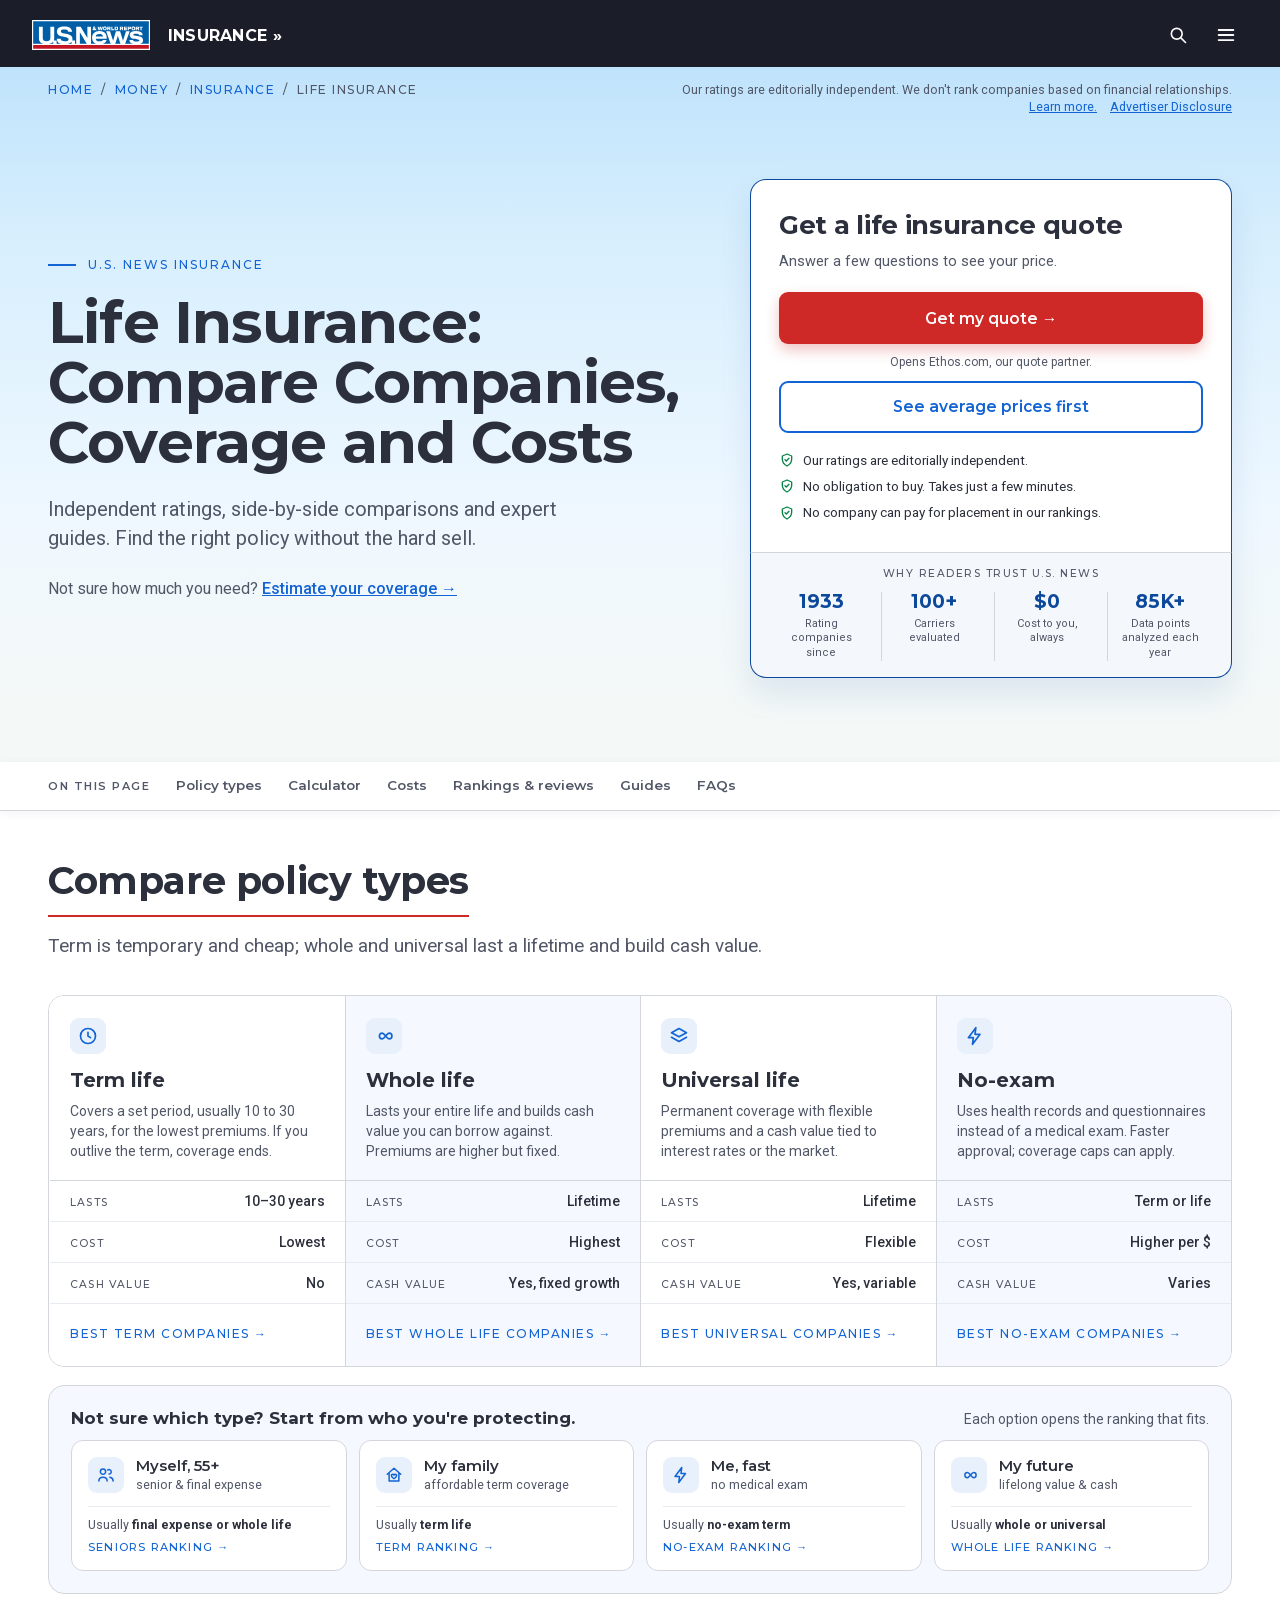
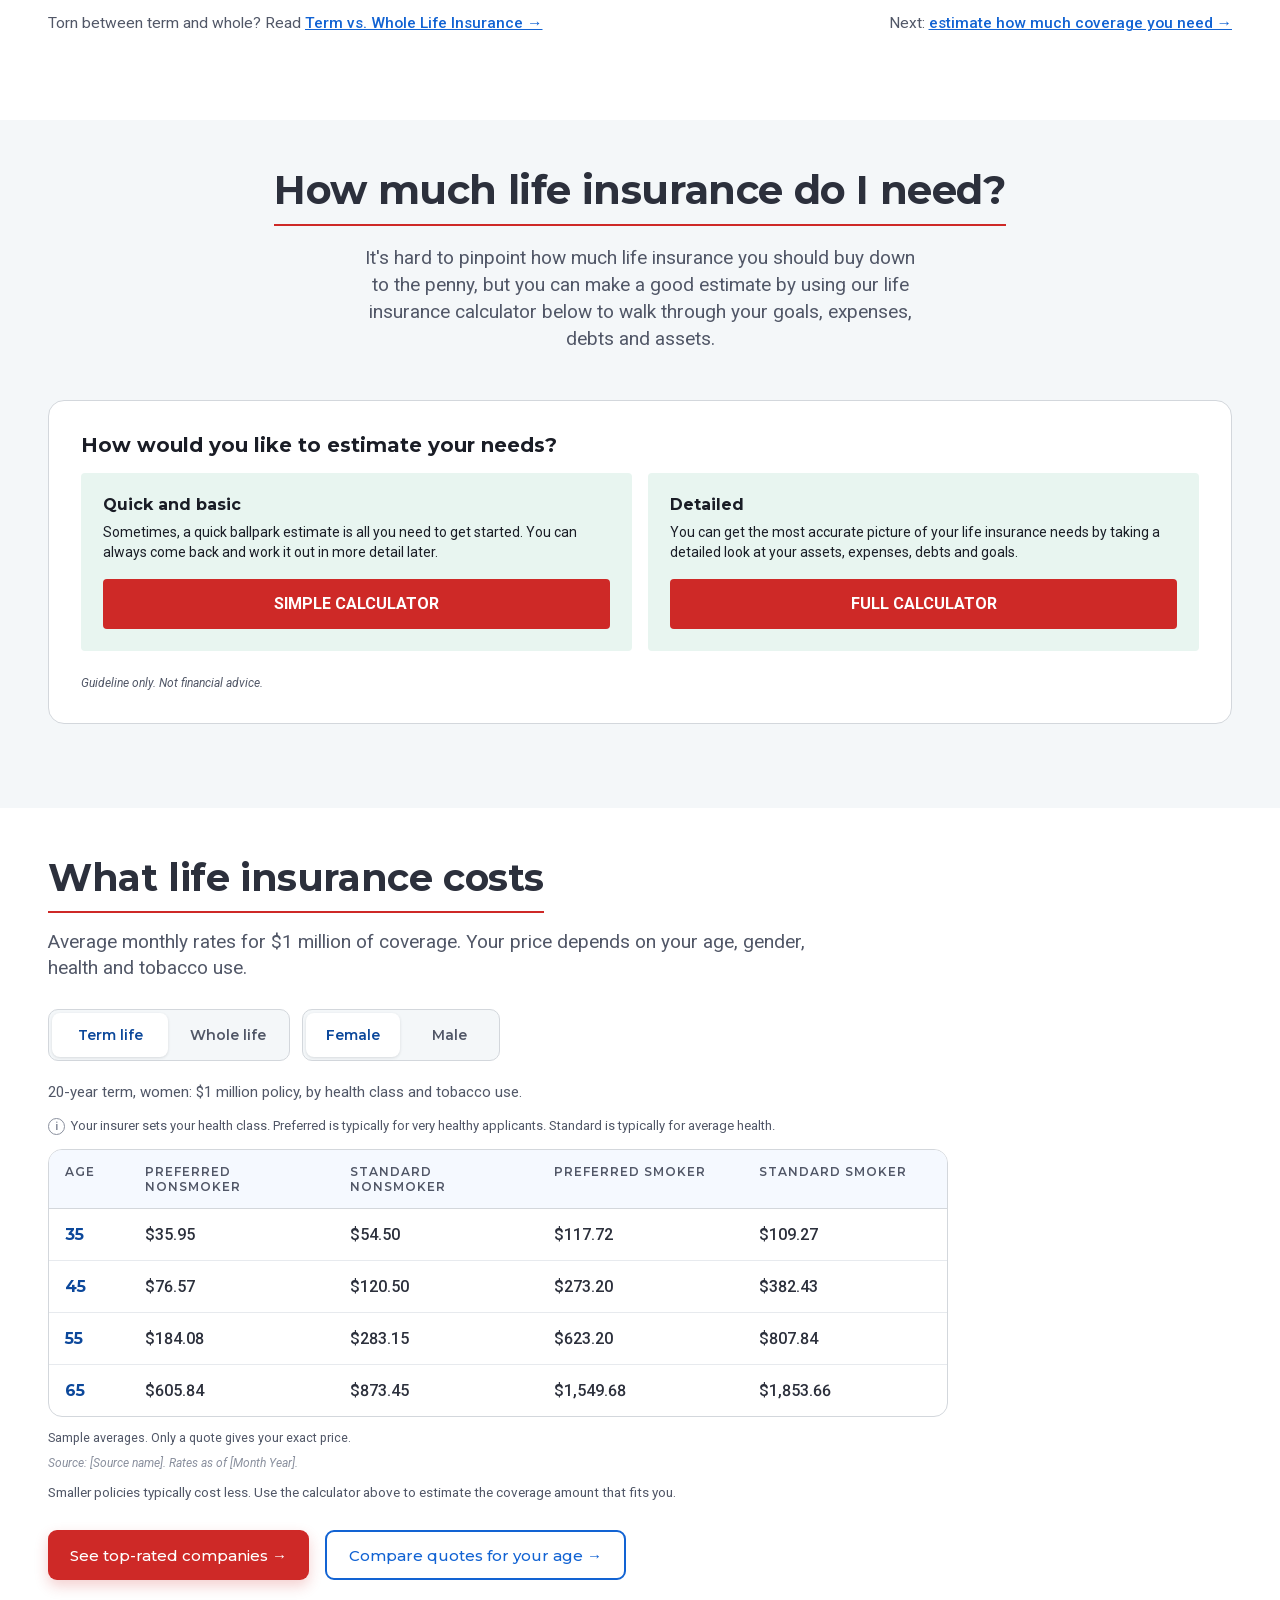
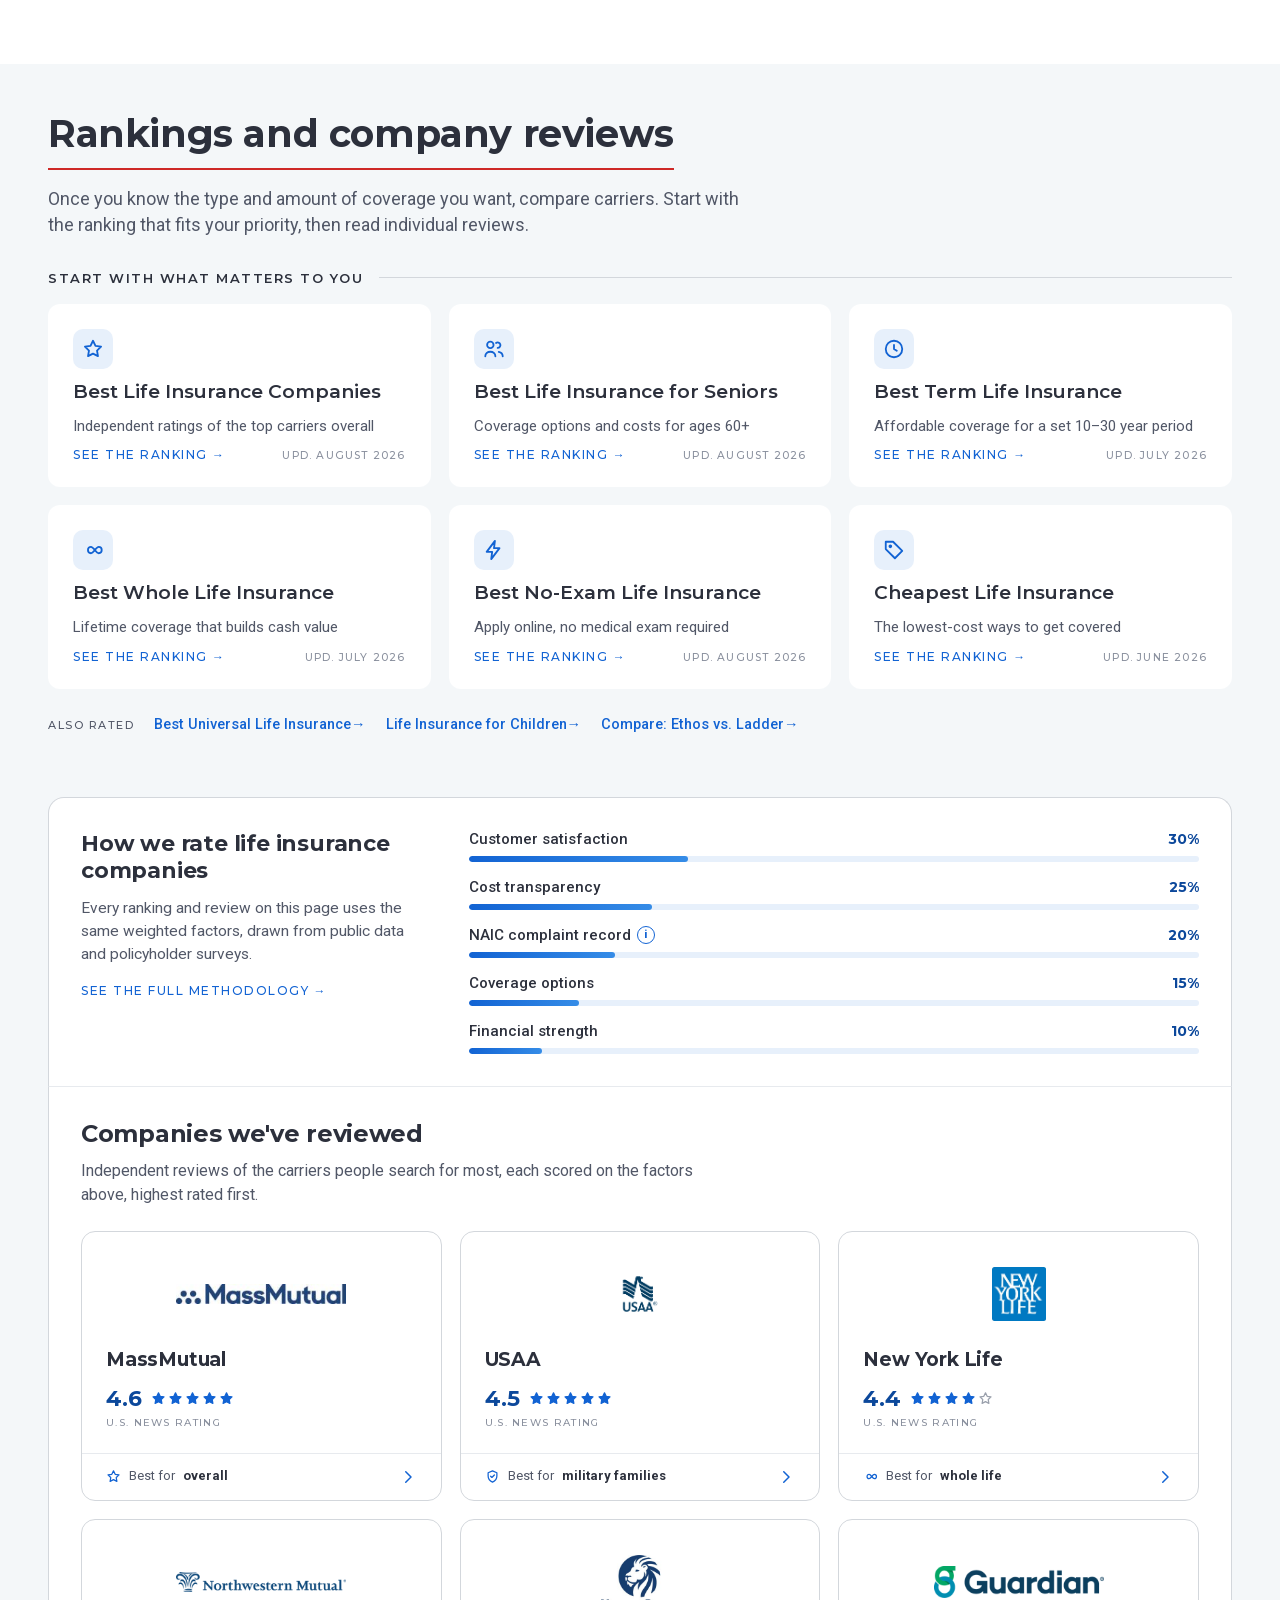
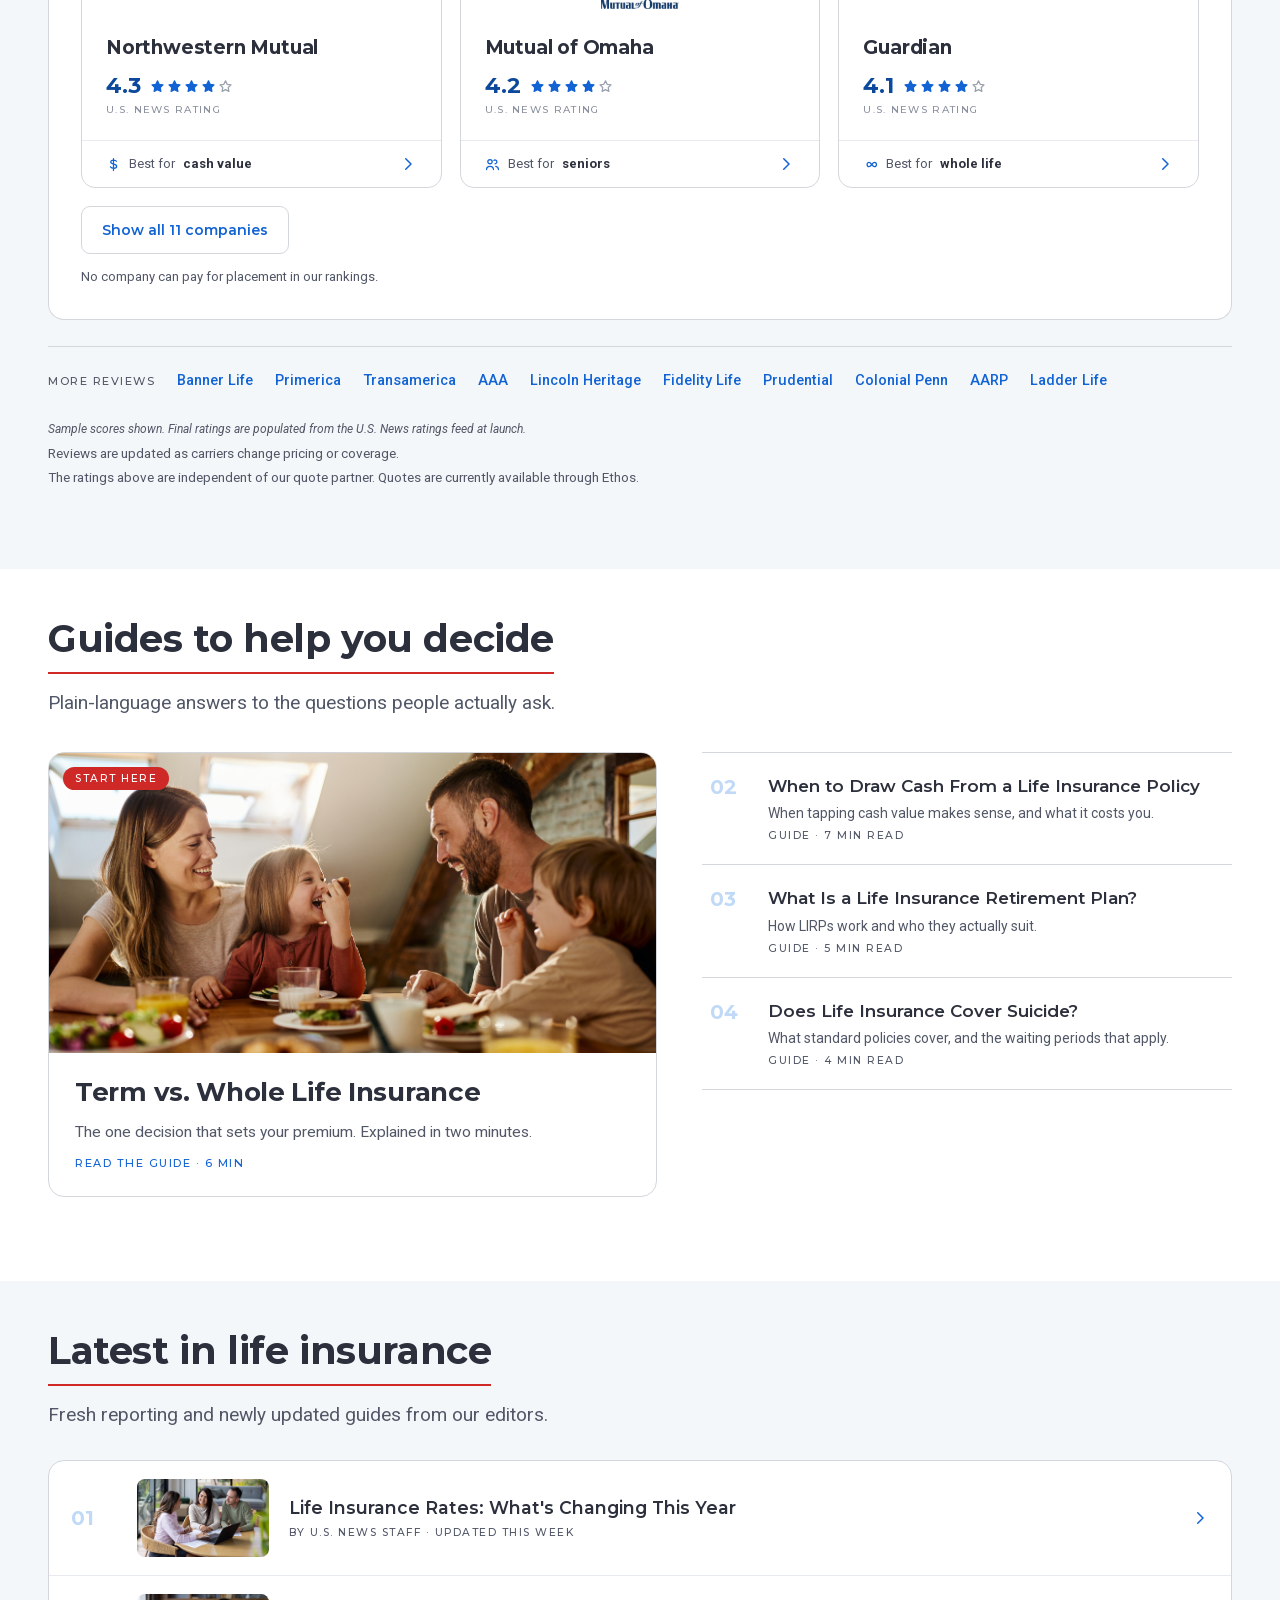
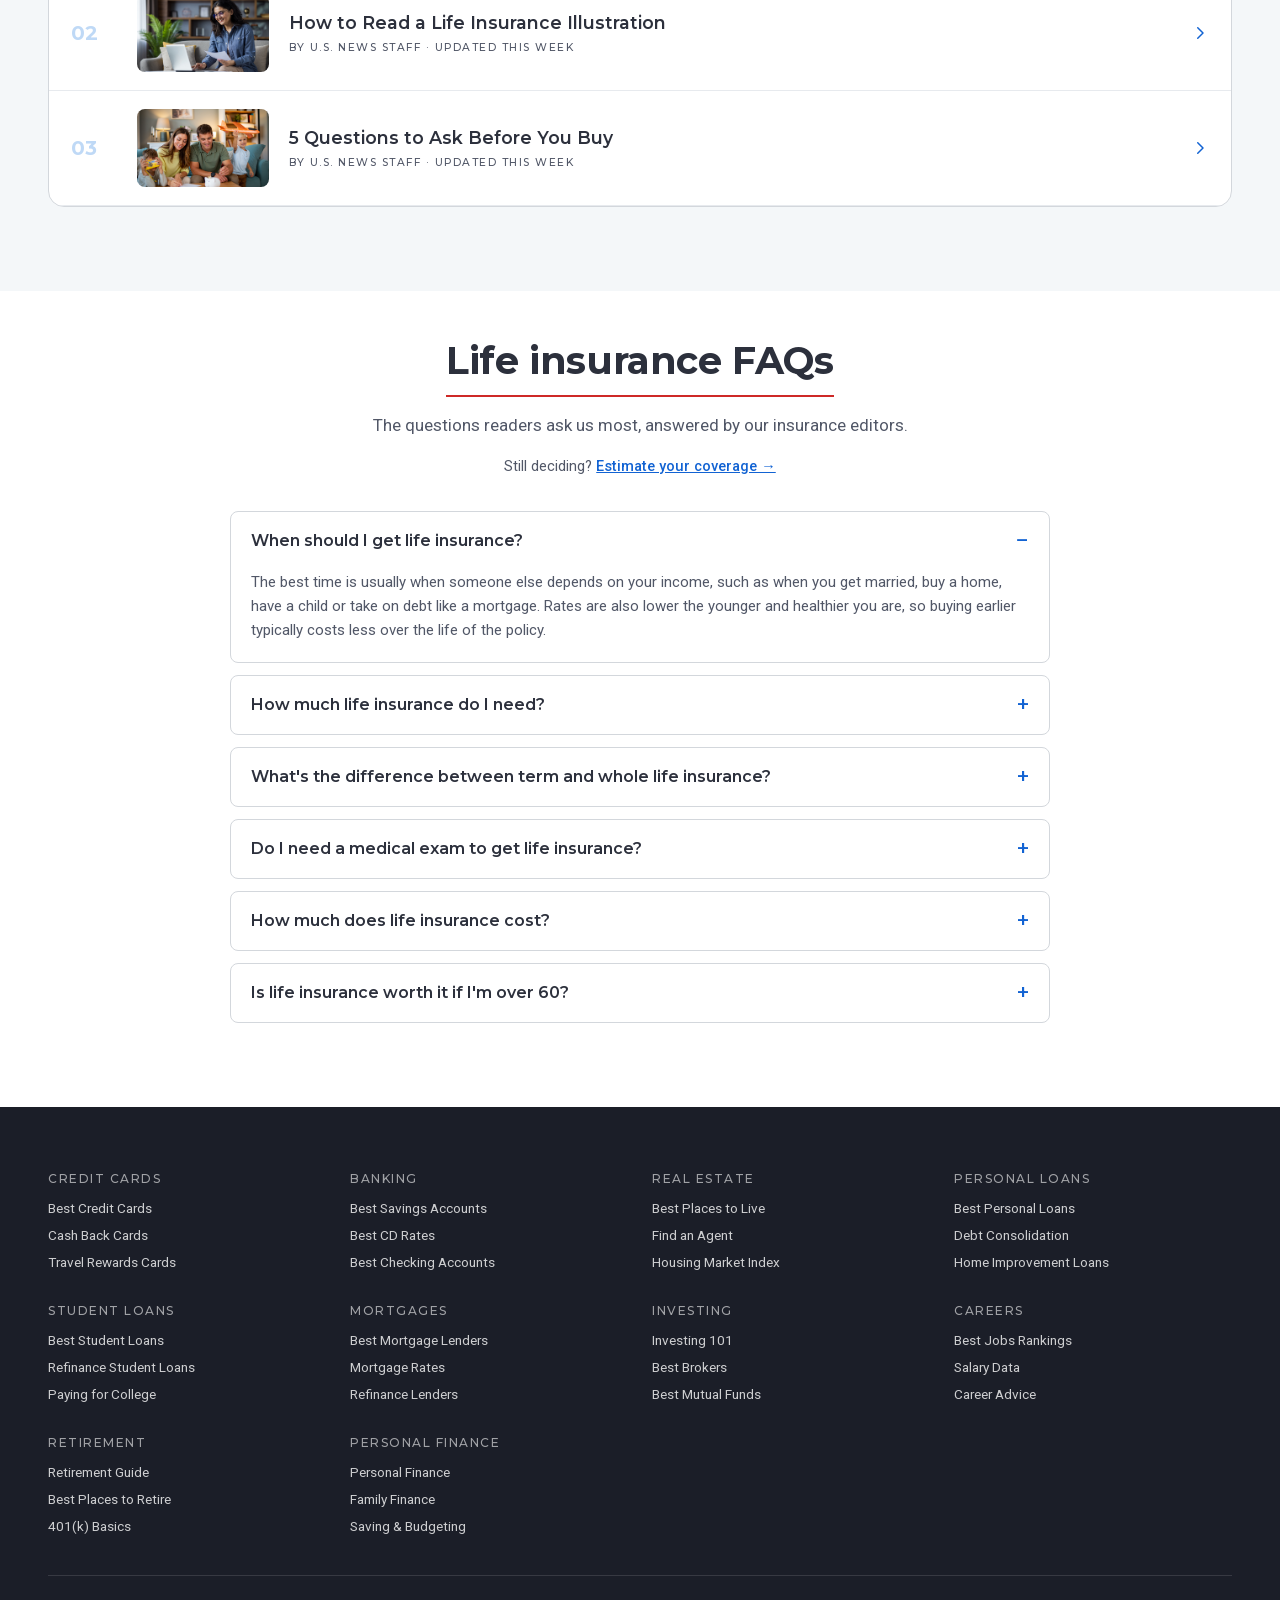
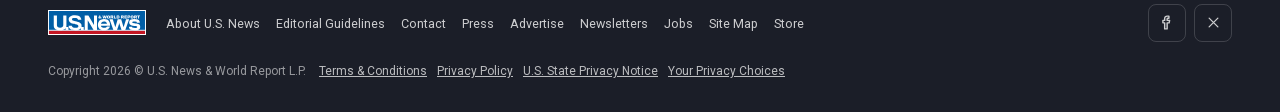
<file: index.html>
<html><head>
<meta charset="utf-8">
<meta name="viewport" content="width=device-width, initial-scale=1">

<title>Life Insurance: Compare Companies, Coverage &amp; Costs | U.S. News</title><meta name="description" content="Compare the best life insurance companies, term vs. whole coverage, no-exam options and costs. Independent ratings and expert guides from U.S. News."><link rel="canonical" href="https://www.usnews.com/insurance/life-insurance/"><meta name="robots" content="index, follow, max-snippet:-1, max-image-preview:large, max-video-preview:-1"><meta property="og:type" content="website"><meta property="og:title" content="Life Insurance: Compare Companies, Coverage &amp; Costs | U.S. News"><meta property="og:description" content="Compare the best life insurance companies, term vs. whole coverage, no-exam options and costs. Independent ratings and expert guides from U.S. News."><meta property="og:url" content="https://www.usnews.com/insurance/life-insurance/"><meta name="twitter:card" content="summary_large_image"><meta name="twitter:site" content="@usnews"><meta name="robots" content="index, follow, max-snippet:-1, max-image-preview:large, max-video-preview:-1">
<meta property="og:title" content="Life Insurance: Compare Companies, Coverage &amp; Costs | U.S. News">
<meta property="og:description" content="Compare the best life insurance companies, term vs. whole coverage, no-exam options and costs. Independent ratings and expert guides from U.S. News.">
<link rel="stylesheet" href="styles.css">
</head>
<body>
<!-- ================= SITE MASTHEAD — wordmark, insurance nav, mobile menu (data-if=menuOpen) ================= -->
<div id="dc-root"><div data-sc-name="original"><a href="#main-content" style="position: absolute; left: 16px; top: 10px; z-index: 1200; background: rgb(255, 255, 255); color: rgb(18, 99, 211); padding: 10px 16px; border-radius: 8px; border: 1px solid rgb(18, 99, 211); font-family: Roboto, sans-serif; font-size: 14px; font-weight: 500; text-decoration: none; transform: translateY(-300%);" data-foc="transform: translateY(0)">Skip to main content</a><header style="background: rgb(27, 30, 40);">
  <div data-scrollbar="1" style="height: 3px; background: rgb(206, 41, 39); width: 0%; transform-origin: left center;"></div>
  <div style="max-width: 1280px; margin: 0px auto; min-height: 64px; display: flex; align-items: center; gap: 18px; padding: 0px clamp(16px, 3vw, 32px);">
    <a href="https://www.usnews.com" aria-label="U.S. News and World Report home" style="display: flex; align-items: center;"><img src="assets/usnews-logo.svg" alt="U.S. News &amp; World Report" width="118" height="30" style="height: 30px; width: auto; display: block;"></a>
    <a href="https://www.usnews.com/insurance" style="font-family: Montserrat, sans-serif; font-weight: 700; font-size: 16px; color: rgb(255, 255, 255); text-decoration: none; letter-spacing: 0.3px; white-space: nowrap;">INSURANCE »</a>
    <nav aria-label="Insurance categories" data-desktop-nav="1" style="display: flex; align-items: center; gap: 2px; margin-left: 6px;">
      
        <a href="https://www.usnews.com/insurance/car" data-analytics="D|masthead|1|Car" style="font-family: Roboto, sans-serif; font-size: 13.5px; font-weight: 500; text-decoration: none; padding: 20px 10px; white-space: nowrap; color: rgba(250, 250, 250, 0.88); border-bottom: 2px solid transparent; transition: color 140ms ease-out;" data-hov="color: #ffffff"><span>Car</span></a>
      
        <a href="https://www.usnews.com/insurance/home" data-analytics="D|masthead|2|Home" style="font-family: Roboto, sans-serif; font-size: 13.5px; font-weight: 500; text-decoration: none; padding: 20px 10px; white-space: nowrap; color: rgba(250, 250, 250, 0.88); border-bottom: 2px solid transparent; transition: color 140ms ease-out;" data-hov="color: #ffffff"><span>Home</span></a>
      
        <a href="https://www.usnews.com/insurance/life-insurance/" data-analytics="D|masthead|3|Life" style="font-family: Roboto, sans-serif; font-size: 13.5px; font-weight: 500; text-decoration: none; padding: 20px 10px; white-space: nowrap; color: rgb(255, 255, 255); border-bottom: 2px solid rgb(206, 41, 39); transition: color 140ms ease-out;" data-hov="color: #ffffff"><span>Life</span></a>
      
        <a href="https://www.usnews.com/insurance/renters" data-analytics="D|masthead|4|Renters" style="font-family: Roboto, sans-serif; font-size: 13.5px; font-weight: 500; text-decoration: none; padding: 20px 10px; white-space: nowrap; color: rgba(250, 250, 250, 0.88); border-bottom: 2px solid transparent; transition: color 140ms ease-out;" data-hov="color: #ffffff"><span>Renters</span></a>
      
        <a href="https://www.usnews.com/insurance/pet" data-analytics="D|masthead|5|Pet" style="font-family: Roboto, sans-serif; font-size: 13.5px; font-weight: 500; text-decoration: none; padding: 20px 10px; white-space: nowrap; color: rgba(250, 250, 250, 0.88); border-bottom: 2px solid transparent; transition: color 140ms ease-out;" data-hov="color: #ffffff"><span>Pet</span></a>
      
        <a href="https://www.usnews.com/insurance/small-business" data-analytics="D|masthead|6|Small Business" style="font-family: Roboto, sans-serif; font-size: 13.5px; font-weight: 500; text-decoration: none; padding: 20px 10px; white-space: nowrap; color: rgba(250, 250, 250, 0.88); border-bottom: 2px solid transparent; transition: color 140ms ease-out;" data-hov="color: #ffffff"><span>Small Business</span></a>
      
        <a href="https://www.usnews.com/insurance/specialty" data-analytics="D|masthead|7|Specialty" style="font-family: Roboto, sans-serif; font-size: 13.5px; font-weight: 500; text-decoration: none; padding: 20px 10px; white-space: nowrap; color: rgba(250, 250, 250, 0.88); border-bottom: 2px solid transparent; transition: color 140ms ease-out;" data-hov="color: #ffffff"><span>Specialty</span></a>
      
    </nav>
    <div style="margin-left: auto; display: flex; gap: 4px; align-items: center;">
      <a href="https://www.usnews.com/search" aria-label="Search U.S. News" style="display: inline-flex; align-items: center; justify-content: center; width: 44px; height: 44px; border-radius: 8px; background: transparent;"><svg width="20" height="20" viewBox="0 0 24 24" fill="none" stroke="#FAFAFA" stroke-width="2" stroke-linecap="round" stroke-linejoin="round" aria-hidden="true" focusable="false"><path d="M10.5 4a6.5 6.5 0 1 0 0 13 6.5 6.5 0 0 0 0-13z M15.5 15.5L21 21"></path></svg></a>
      <button type="button" aria-label="Menu" aria-expanded="false" data-burger="1" style="display: none; align-items: center; justify-content: center; width: 44px; height: 44px; border-radius: 8px; background: transparent; border-width: medium; border-style: none; border-color: currentcolor; border-image: initial; cursor: pointer;"><svg width="22" height="22" viewBox="0 0 24 24" fill="none" stroke="#FAFAFA" stroke-width="2" stroke-linecap="round" stroke-linejoin="round" aria-hidden="true" focusable="false"><path d="M4 6.5h16 M4 12h16 M4 17.5h16"></path></svg></button>
    </div>
  </div>
  <div data-if="menuOpen" hidden>
  <nav aria-label="Insurance categories menu" style="background: #1B1E28; border-top: 1px solid rgba(255,255,255,0.08)">
    <a href="https://www.usnews.com/insurance" data-analytics="D|masthead-mobile|1|Insurance »" style="display: block; padding: 12px clamp(16px, 3vw, 32px); font-size: 15px; font-weight: 500; text-decoration: none; color: rgba(250,250,250,0.8); border-bottom: 1px solid rgba(255,255,255,0.08)">Insurance »</a>
<a href="https://www.usnews.com/insurance/car" data-analytics="D|masthead-mobile|2|Car" style="display: block; padding: 12px clamp(16px, 3vw, 32px); font-size: 15px; font-weight: 500; text-decoration: none; color: rgba(250,250,250,0.8); border-bottom: 1px solid rgba(255,255,255,0.08)">Car</a>
<a href="https://www.usnews.com/insurance/home" data-analytics="D|masthead-mobile|3|Home" style="display: block; padding: 12px clamp(16px, 3vw, 32px); font-size: 15px; font-weight: 500; text-decoration: none; color: rgba(250,250,250,0.8); border-bottom: 1px solid rgba(255,255,255,0.08)">Home</a>
<a href="https://www.usnews.com/insurance/life-insurance/" data-analytics="D|masthead-mobile|4|Life" style="display: block; padding: 12px clamp(16px, 3vw, 32px); font-size: 15px; font-weight: 500; text-decoration: none; color: #fff; border-bottom: 1px solid rgba(255,255,255,0.08)">Life</a>
<a href="https://www.usnews.com/insurance/renters" data-analytics="D|masthead-mobile|5|Renters" style="display: block; padding: 12px clamp(16px, 3vw, 32px); font-size: 15px; font-weight: 500; text-decoration: none; color: rgba(250,250,250,0.8); border-bottom: 1px solid rgba(255,255,255,0.08)">Renters</a>
<a href="https://www.usnews.com/insurance/pet" data-analytics="D|masthead-mobile|6|Pet" style="display: block; padding: 12px clamp(16px, 3vw, 32px); font-size: 15px; font-weight: 500; text-decoration: none; color: rgba(250,250,250,0.8); border-bottom: 1px solid rgba(255,255,255,0.08)">Pet</a>
<a href="https://www.usnews.com/insurance/small-business" data-analytics="D|masthead-mobile|7|Small Business" style="display: block; padding: 12px clamp(16px, 3vw, 32px); font-size: 15px; font-weight: 500; text-decoration: none; color: rgba(250,250,250,0.8); border-bottom: 1px solid rgba(255,255,255,0.08)">Small Business</a>
<a href="https://www.usnews.com/insurance/specialty" data-analytics="D|masthead-mobile|8|Specialty" style="display: block; padding: 12px clamp(16px, 3vw, 32px); font-size: 15px; font-weight: 500; text-decoration: none; color: rgba(250,250,250,0.8); border-bottom: 1px solid rgba(255,255,255,0.08)">Specialty</a>
  </nav>
</div>
</header><main id="main-content">
  
<!-- ================= 1 · HERO — H1, lede, Ethos quote card, trust stats ================= -->
  <section id="hero" aria-labelledby="hero-h1" style="background: url(&quot;assets/hero-bg.svg&quot;) center center / cover no-repeat rgb(234, 243, 255);">
    <div data-crumbbar="1" style="max-width: 1240px; margin: 0px auto; display: flex; justify-content: space-between; align-items: baseline; gap: 12px; flex-wrap: wrap; padding: 14px clamp(20px, 5vw, 48px) 0px;">
      <nav aria-label="Breadcrumb">
        <ol style="list-style: none; display: flex; flex-wrap: wrap; gap: 8px; margin: 0px; padding: 0px; font-family: Montserrat, sans-serif; font-size: 12px; font-weight: 500; letter-spacing: 1.5px; text-transform: uppercase; color: rgb(81, 87, 103);">
          <li><a href="https://www.usnews.com" style="color: rgb(18, 99, 211); text-decoration: none;">Home</a></li>
          <li aria-hidden="true">/</li>
          <li><a href="https://money.usnews.com" style="color: rgb(18, 99, 211); text-decoration: none;">Money</a></li>
          <li aria-hidden="true">/</li>
          <li><a href="https://www.usnews.com/insurance" style="color: rgb(18, 99, 211); text-decoration: none;">Insurance</a></li>
          <li aria-hidden="true">/</li>
          <li aria-current="page">Life Insurance</li>
        </ol>
      </nav>
      <p style="margin: 0px; font-size: 12.5px; line-height: 17px; color: rgb(81, 87, 103); max-width: 560px; text-align: right;">Our ratings are editorially independent. We don't rank companies based on financial relationships. <a href="https://www.usnews.com/insurance/methodology" style="color: rgb(18, 99, 211);">Learn more.</a> <a href="https://www.usnews.com/features/advertising-disclosure" style="color: rgb(18, 99, 211); margin-left: 10px; white-space: nowrap;">Advertiser Disclosure</a></p>
    </div>
    <div style="max-width: 1240px; margin: 0px auto; padding: clamp(36px, 5vw, 64px) clamp(20px, 5vw, 48px) clamp(48px, 7vw, 84px);">
      <div data-herotop="1" style="display: grid; grid-template-columns: 1.35fr 1fr; gap: clamp(28px, 4vw, 64px); align-items: center;">
        <div>
          <p data-anim="1" style="margin: 0px; display: inline-flex; align-items: center; gap: 12px; font-family: Montserrat, sans-serif; font-weight: 500; font-size: 12px; line-height: 16px; letter-spacing: 2px; text-transform: uppercase; color: rgb(18, 99, 211); animation: 800ms cubic-bezier(0.22, 1, 0.36, 1) 0s 1 normal both running usnFadeUp;"><span aria-hidden="true" style="display: inline-block; width: 28px; height: 2px; background: rgb(18, 99, 211);"></span>U.S. News Insurance</p>
          <h1 id="hero-h1" data-anim="1" style="margin: 20px 0px 0px; font-family: Montserrat, sans-serif; font-weight: 700; font-size: clamp(34px, 5vw, 58px); line-height: 1.03; letter-spacing: -0.8px; max-width: 640px; text-wrap: pretty; animation: 800ms cubic-bezier(0.22, 1, 0.36, 1) 120ms 1 normal both running usnFadeUp;">Life Insurance: Compare Companies, Coverage and Costs</h1>
          <p data-anim="1" style="margin: 22px 0px 0px; font-size: clamp(17px, 1.7vw, 20px); line-height: 1.45; color: rgb(81, 87, 103); max-width: 520px; animation: 800ms cubic-bezier(0.22, 1, 0.36, 1) 240ms 1 normal both running usnFadeUp;">Independent ratings, side-by-side comparisons and expert guides. Find the right policy without the hard sell.</p>
          <p data-anim="1" style="margin: 24px 0px 0px; font-size: 16px; line-height: 1.45; color: rgb(81, 87, 103); animation: 800ms cubic-bezier(0.22, 1, 0.36, 1) 320ms 1 normal both running usnFadeUp;">Not sure how much you need?<br data-coveragebreak="1" style="display: none;"> <a href="#calculator" data-analytics="D|hero|3|Estimate your coverage" style="color: rgb(18, 99, 211); font-weight: 500;">Estimate your coverage →</a></p>
        </div>
        <div data-anim="1" style="animation: 800ms cubic-bezier(0.22, 1, 0.36, 1) 360ms 1 normal both running usnFadeUp; box-shadow: rgba(12, 72, 155, 0.1) 0px 16px 32px; border-radius: 16px;">
          <div style="background: rgb(255, 255, 255); border-width: 1.5px 1.5px medium; border-style: solid solid none; border-color: rgb(12, 72, 155) rgb(12, 72, 155) currentcolor; border-image: initial; border-radius: 16px 16px 0px 0px; padding: 30px 28px; color: rgb(44, 48, 60);">
            <p style="margin: 0px; font-family: Montserrat, sans-serif; font-weight: 700; font-size: clamp(22px, 2.3vw, 26px); line-height: 1.2; letter-spacing: -0.3px; color: rgb(44, 48, 60);">Get a life insurance quote</p>
            <p style="margin: 10px 0px 0px; font-size: 14.5px; line-height: 21px; color: rgb(81, 87, 103);">Answer a few questions to see your price.</p>
            <div data-herocta="1" style="display: flex; flex-direction: column; gap: 10px; margin-top: 20px;">
              <a data-heroquote="1" href="https://www.ethos.com/life/" target="_blank" rel="noopener sponsored" data-analytics="D|hero|1|Get my quote" aria-label="Get my quote (opens our partner Ethos in a new tab)" style="box-sizing: border-box; display: flex; align-items: center; justify-content: center; min-height: 52px; padding: 0px 26px; border-radius: 9px; background: rgb(206, 41, 39); color: rgb(255, 255, 255); font-family: Montserrat, sans-serif; font-weight: 600; font-size: 15.5px; text-decoration: none; white-space: nowrap; box-shadow: rgba(206, 41, 39, 0.28) 0px 6px 14px;" data-hov="background: #B12220; color: #fff">Get my quote →</a>
              <p style="margin: 0px; text-align: center; font-size: 12px; line-height: 1.4; color: rgb(81, 87, 103);">Opens Ethos.com, our quote partner.</p>
              <a href="#costs" data-analytics="D|hero|2|See average prices first" style="box-sizing: border-box; display: flex; align-items: center; justify-content: center; min-height: 52px; padding: 0px 26px; border: 2px solid rgb(18, 99, 211); border-radius: 9px; background: rgb(255, 255, 255); color: rgb(18, 99, 211); font-family: Montserrat, sans-serif; font-weight: 600; font-size: 15.5px; text-decoration: none; white-space: nowrap;" data-hov="background: #E7F0FB; border-color: #0C489B; color: #0C489B">See average prices first</a>
            </div>
            <ul style="list-style: none; margin: 18px 0px 0px; padding: 0px; display: flex; flex-direction: column; gap: 8px;">
              <li style="display: flex; align-items: center; gap: 8px; font-size: 13.5px; line-height: 1.35; color: rgb(44, 48, 60);"><svg width="16" height="16" viewBox="0 0 24 24" fill="none" stroke="#068448" stroke-width="2" stroke-linecap="round" stroke-linejoin="round" aria-hidden="true" focusable="false"><path d="M12 3l7 3v5c0 5-3 8-7 10-4-2-7-5-7-10V6l7-3z M9 11.5l2 2 4-4"></path></svg> Our ratings are editorially independent.</li>
              <li style="display: flex; align-items: center; gap: 8px; font-size: 13.5px; line-height: 1.35; color: rgb(44, 48, 60);"><svg width="16" height="16" viewBox="0 0 24 24" fill="none" stroke="#068448" stroke-width="2" stroke-linecap="round" stroke-linejoin="round" aria-hidden="true" focusable="false"><path d="M12 3l7 3v5c0 5-3 8-7 10-4-2-7-5-7-10V6l7-3z M9 11.5l2 2 4-4"></path></svg> No obligation to buy. Takes just a few minutes.</li>
              <li style="display: flex; align-items: center; gap: 8px; font-size: 13.5px; line-height: 1.35; color: rgb(44, 48, 60);"><svg width="16" height="16" viewBox="0 0 24 24" fill="none" stroke="#068448" stroke-width="2" stroke-linecap="round" stroke-linejoin="round" aria-hidden="true" focusable="false"><path d="M12 3l7 3v5c0 5-3 8-7 10-4-2-7-5-7-10V6l7-3z M9 11.5l2 2 4-4"></path></svg> No company can pay for placement in our rankings.</li>
            </ul>
          </div>
          <div style="background: rgb(244, 247, 251); border-width: 1px 1.5px 1.5px; border-style: solid; border-color: rgb(211, 215, 220) rgb(12, 72, 155) rgb(12, 72, 155); border-image: initial; border-radius: 0px 0px 16px 16px; padding: 14px 18px 16px;">
            <p style="margin: 0px 0px 12px; text-align: center; font-family: Montserrat, sans-serif; font-weight: 500; font-size: 10.5px; letter-spacing: 1.5px; text-transform: uppercase; color: rgb(81, 87, 103);">Why readers trust U.S. News</p>
            <div data-herostats="1" style="display: grid; grid-template-columns: repeat(4, 1fr); gap: 8px;">
              
                <div data-stat-item="1" style="text-align: center; padding: 0px 6px;">
                  <div style="font-family: Montserrat, sans-serif; font-weight: 700; font-size: 19px; color: rgb(12, 72, 155); line-height: 1.1;"><span>1933</span></div>
                  <div style="font-size: 11px; line-height: 1.35; color: rgb(81, 87, 103); margin-top: 4px;"><span>Rating companies since</span></div>
                </div>
              
                <div data-stat-item="1" style="text-align: center; padding: 0px 6px;">
                  <div style="font-family: Montserrat, sans-serif; font-weight: 700; font-size: 19px; color: rgb(12, 72, 155); line-height: 1.1;"><span>100+</span></div>
                  <div style="font-size: 11px; line-height: 1.35; color: rgb(81, 87, 103); margin-top: 4px;"><span>Carriers evaluated</span></div>
                </div>
              
                <div data-stat-item="1" style="text-align: center; padding: 0px 6px;">
                  <div style="font-family: Montserrat, sans-serif; font-weight: 700; font-size: 19px; color: rgb(12, 72, 155); line-height: 1.1;"><span>$0</span></div>
                  <div style="font-size: 11px; line-height: 1.35; color: rgb(81, 87, 103); margin-top: 4px;"><span>Cost to you, always</span></div>
                </div>
              
                <div data-stat-item="1" style="text-align: center; padding: 0px 6px;">
                  <div style="font-family: Montserrat, sans-serif; font-weight: 700; font-size: 19px; color: rgb(12, 72, 155); line-height: 1.1;"><span>85K+</span></div>
                  <div style="font-size: 11px; line-height: 1.35; color: rgb(81, 87, 103); margin-top: 4px;"><span>Data points analyzed each year</span></div>
                </div>
              
            </div>
          </div>
        </div>
      </div>
    </div>
  </section>
  
  
<!-- ================= STICKY JUMP NAV — scroll-spy drives the active item (app.js) ================= -->
    <nav data-jumpnav="1" aria-label="On this page" style="position: sticky; top: 0px; z-index: 900; background: rgba(255, 255, 255, 0.97); border-bottom: 1px solid rgb(211, 215, 220); box-shadow: rgba(8, 19, 36, 0.05) 0px 2px 10px;">
      <div style="max-width: 1240px; margin: 0px auto; display: flex; align-items: center; gap: 8px; padding: 0px clamp(12px, 5vw, 48px);">
        <div style="display: flex; align-items: center; gap: 2px; overflow-x: auto; scrollbar-width: none; flex: 1 1 0%; min-width: 0px;">
          <span data-jumplabel="1" style="flex: 0 0 auto; padding-right: 12px; font-family: Montserrat, sans-serif; font-weight: 600; font-size: 11px; letter-spacing: 1.5px; text-transform: uppercase; color: rgb(81, 87, 103);">On this page</span>
          
            <a href="#types" aria-current="false" data-analytics="D|jumpnav|1|Policy types" style="flex: 0 0 auto; display: inline-flex; align-items: center; min-height: 48px; padding: 0px 12px; font-family: Montserrat, sans-serif; font-weight: 600; font-size: 13.5px; text-decoration: none; white-space: nowrap; color: rgb(81, 87, 103); border-bottom: 2px solid transparent; box-sizing: border-box;" data-hov="color: #0C489B"><span>Policy types</span></a>
          
            <a href="#calculator" aria-current="false" data-analytics="D|jumpnav|2|Calculator" style="flex: 0 0 auto; display: inline-flex; align-items: center; min-height: 48px; padding: 0px 12px; font-family: Montserrat, sans-serif; font-weight: 600; font-size: 13.5px; text-decoration: none; white-space: nowrap; color: rgb(81, 87, 103); border-bottom: 2px solid transparent; box-sizing: border-box;" data-hov="color: #0C489B"><span>Calculator</span></a>
          
            <a href="#costs" aria-current="false" data-analytics="D|jumpnav|3|Costs" style="flex: 0 0 auto; display: inline-flex; align-items: center; min-height: 48px; padding: 0px 12px; font-family: Montserrat, sans-serif; font-weight: 600; font-size: 13.5px; text-decoration: none; white-space: nowrap; color: rgb(81, 87, 103); border-bottom: 2px solid transparent; box-sizing: border-box;" data-hov="color: #0C489B"><span>Costs</span></a>
          
            <a href="#ratings" aria-current="false" data-analytics="D|jumpnav|4|Rankings &amp; reviews" style="flex: 0 0 auto; display: inline-flex; align-items: center; min-height: 48px; padding: 0px 12px; font-family: Montserrat, sans-serif; font-weight: 600; font-size: 13.5px; text-decoration: none; white-space: nowrap; color: rgb(81, 87, 103); border-bottom: 2px solid transparent; box-sizing: border-box;" data-hov="color: #0C489B"><span>Rankings &amp; reviews</span></a>
          
            <a href="#guides" aria-current="false" data-analytics="D|jumpnav|5|Guides" style="flex: 0 0 auto; display: inline-flex; align-items: center; min-height: 48px; padding: 0px 12px; font-family: Montserrat, sans-serif; font-weight: 600; font-size: 13.5px; text-decoration: none; white-space: nowrap; color: rgb(81, 87, 103); border-bottom: 2px solid transparent; box-sizing: border-box;" data-hov="color: #0C489B"><span>Guides</span></a>
          
            <a href="#faq" aria-current="false" data-analytics="D|jumpnav|6|FAQs" style="flex: 0 0 auto; display: inline-flex; align-items: center; min-height: 48px; padding: 0px 12px; font-family: Montserrat, sans-serif; font-weight: 600; font-size: 13.5px; text-decoration: none; white-space: nowrap; color: rgb(81, 87, 103); border-bottom: 2px solid transparent; box-sizing: border-box;" data-hov="color: #0C489B"><span>FAQs</span></a>
          
        </div>
        <a data-jumpquote="1" href="https://www.ethos.com/life/" target="_blank" rel="noopener sponsored" data-analytics="D|jumpnav|quote|Get quote" aria-label="Get my quote (opens our partner Ethos in a new tab)" style="display: none; flex: 0 0 auto; align-items: center; justify-content: center; min-height: 36px; padding: 0px 14px; border-radius: 8px; border: 2px solid #CE2927; border-radius: 8px; background: #fff; color: #CE2927; font-family: Montserrat, sans-serif; font-weight: 600; font-size: 12.5px; text-decoration: none; white-space: nowrap;" data-hov="background: #FBEAEA; color: #CE2927">Get quote →</a>
      </div>
    </nav>
  
  
  
<!-- ================= 2 · POLICY TYPES — 4 cards; mobile compare selects swap visible columns via data-cmp ================= -->
  <section id="types" aria-labelledby="h2-types" style="scroll-margin-top: 56px; background: rgb(255, 255, 255); padding: clamp(28px, 4vw, 48px) clamp(20px, 5vw, 48px) clamp(48px, 7vw, 84px);">
    <div style="max-width: 1240px; margin: 0px auto;">
      <h2 id="h2-types" style="margin: 0px; font-family: Montserrat, sans-serif; font-weight: 700; font-size: clamp(28px, 3.4vw, 38px); line-height: 1.15; letter-spacing: -0.4px; display: inline-block; padding-bottom: 12px; border-bottom: 2px solid rgb(206, 41, 39);">Compare policy types</h2>
      <p style="margin: 16px 0px 0px; font-size: 19px; line-height: 26px; color: rgb(81, 87, 103); max-width: 760px; text-wrap: pretty;">Term is temporary and cheap; whole and universal last a lifetime and build cash value.</p>
      <div data-cmpbar="1" style="display: none; flex-direction: column; gap: 10px; margin-top: 24px;">
        <span style="font-family: Montserrat, sans-serif; font-weight: 600; font-size: 14px; color: rgb(44, 48, 60);">Compare</span>
        <div style="display: flex; align-items: center; gap: 10px;">
          <select aria-label="First policy type to compare" style="flex: 1 1 0%; min-width: 0px; height: 44px; padding: 0px 12px; border: 1px solid rgb(18, 99, 211); border-radius: 9px; background: rgb(255, 255, 255); font-family: Montserrat, sans-serif; font-weight: 600; font-size: 14px; color: rgb(12, 72, 155);">
            <option value="0"><span>Term life</span></option><option value="1"><span>Whole life</span></option><option value="2"><span>Universal life</span></option><option value="3"><span>No-exam</span></option>
          </select>
          <span style="flex: 0 0 auto; font-size: 13px; color: rgb(81, 87, 103);">vs</span>
          <select aria-label="Second policy type to compare" style="flex: 1 1 0%; min-width: 0px; height: 44px; padding: 0px 12px; border: 1px solid rgb(18, 99, 211); border-radius: 9px; background: rgb(255, 255, 255); font-family: Montserrat, sans-serif; font-weight: 600; font-size: 14px; color: rgb(12, 72, 155);">
            <option value="0"><span>Term life</span></option><option value="1"><span>Whole life</span></option><option value="2"><span>Universal life</span></option><option value="3"><span>No-exam</span></option>
          </select>
        </div>
      </div>
      <div data-ptable="1" style="margin-top: 36px; border: 1px solid rgb(211, 215, 220); border-radius: 16px; overflow: hidden; display: grid; grid-template-columns: repeat(4, 1fr); grid-template-rows: auto auto auto auto auto;">
        
          <div data-reveal="1" data-pcol="1" data-cmp="a" style="display: grid; grid-row: span 5; grid-template-rows: subgrid; border-left: 1px solid transparent; background: rgb(255, 255, 255);">
            <div style="padding: 22px 20px 18px; border-bottom: 1px solid rgb(211, 215, 220);">
              <span aria-hidden="true" style="width: 36px; height: 36px; border-radius: 9px; background: rgb(231, 240, 251); display: inline-flex; align-items: center; justify-content: center;"><svg width="20" height="20" viewBox="0 0 24 24" fill="none" stroke="#1263D3" stroke-width="2" stroke-linecap="round" stroke-linejoin="round" aria-hidden="true" focusable="false"><path d="M12 3a9 9 0 1 0 0 18 9 9 0 0 0 0-18z M12 7.5V12l3 2"></path></svg></span>
              <h3 style="margin: 14px 0px 0px; font-family: Montserrat, sans-serif; font-weight: 700; font-size: 20px; line-height: 1.25;"><span>Term life</span></h3>
              <p style="margin: 8px 0px 0px; font-size: 14px; line-height: 1.45; color: rgb(81, 87, 103);"><span>Covers a set period, usually 10 to 30 years, for the lowest premiums. If you outlive the term, coverage ends.</span></p>
            </div>
            
              <div data-pspec="1" style="display: flex; align-items: baseline; justify-content: space-between; gap: 10px; padding: 12px 20px; border-bottom: 1px solid rgb(231, 234, 238);">
                <span style="font-family: Montserrat, sans-serif; font-weight: 500; font-size: 10.5px; letter-spacing: 1.2px; text-transform: uppercase; color: rgb(81, 87, 103);"><span>Lasts</span></span>
                <span style="font-size: 14px; font-weight: 500; text-align: right;"><span>10–30 years</span></span>
              </div>
            
              <div data-pspec="1" style="display: flex; align-items: baseline; justify-content: space-between; gap: 10px; padding: 12px 20px; border-bottom: 1px solid rgb(231, 234, 238);">
                <span style="font-family: Montserrat, sans-serif; font-weight: 500; font-size: 10.5px; letter-spacing: 1.2px; text-transform: uppercase; color: rgb(81, 87, 103);"><span>Cost</span></span>
                <span style="font-size: 14px; font-weight: 500; text-align: right;"><span>Lowest</span></span>
              </div>
            
              <div data-pspec="1" style="display: flex; align-items: baseline; justify-content: space-between; gap: 10px; padding: 12px 20px; border-bottom: 1px solid rgb(231, 234, 238);">
                <span style="font-family: Montserrat, sans-serif; font-weight: 500; font-size: 10.5px; letter-spacing: 1.2px; text-transform: uppercase; color: rgb(81, 87, 103);"><span>Cash value</span></span>
                <span style="font-size: 14px; font-weight: 500; text-align: right;"><span>No</span></span>
              </div>
            
            <div style="padding: 8px 20px 10px; display: flex; flex-direction: column; align-content: start;">
              <a href="https://www.usnews.com/insurance/life-insurance/best-term-life-insurance" data-analytics="D|policy-types|1|Best term companies →" aria-label="Best term companies. See the ranking" style="display: inline-flex; align-items: center; min-height: 44px; font-family: Montserrat, sans-serif; font-weight: 500; font-size: 12px; letter-spacing: 1.5px; text-transform: uppercase; color: rgb(18, 99, 211); text-decoration: none;" data-hov="color: #0C489B; text-decoration: underline"><span>Best term companies →</span></a>
            </div>
          </div>
        
          <div data-reveal="1" data-pcol="1" data-cmp="b" style="display: grid; grid-row: span 5; grid-template-rows: subgrid; border-left: 1px solid rgb(211, 215, 220); background: rgb(245, 249, 255);">
            <div style="padding: 22px 20px 18px; border-bottom: 1px solid rgb(211, 215, 220);">
              <span aria-hidden="true" style="width: 36px; height: 36px; border-radius: 9px; background: rgb(231, 240, 251); display: inline-flex; align-items: center; justify-content: center;"><svg width="20" height="20" viewBox="0 0 24 24" fill="none" stroke="#1263D3" stroke-width="2" stroke-linecap="round" stroke-linejoin="round" aria-hidden="true" focusable="false"><path d="M18.2 8.5c1.9 0 3.3 1.6 3.3 3.5s-1.4 3.5-3.3 3.5c-3 0-5.4-7-8.4-7C7.9 8.5 6.5 10 6.5 12s1.4 3.5 3.3 3.5c3 0 5.4-7 8.4-7z"></path></svg></span>
              <h3 style="margin: 14px 0px 0px; font-family: Montserrat, sans-serif; font-weight: 700; font-size: 20px; line-height: 1.25;"><span>Whole life</span></h3>
              <p style="margin: 8px 0px 0px; font-size: 14px; line-height: 1.45; color: rgb(81, 87, 103);"><span>Lasts your entire life and builds cash value you can borrow against. Premiums are higher but fixed.</span></p>
            </div>
            
              <div data-pspec="1" style="display: flex; align-items: baseline; justify-content: space-between; gap: 10px; padding: 12px 20px; border-bottom: 1px solid rgb(231, 234, 238);">
                <span style="font-family: Montserrat, sans-serif; font-weight: 500; font-size: 10.5px; letter-spacing: 1.2px; text-transform: uppercase; color: rgb(81, 87, 103);"><span>Lasts</span></span>
                <span style="font-size: 14px; font-weight: 500; text-align: right;"><span>Lifetime</span></span>
              </div>
            
              <div data-pspec="1" style="display: flex; align-items: baseline; justify-content: space-between; gap: 10px; padding: 12px 20px; border-bottom: 1px solid rgb(231, 234, 238);">
                <span style="font-family: Montserrat, sans-serif; font-weight: 500; font-size: 10.5px; letter-spacing: 1.2px; text-transform: uppercase; color: rgb(81, 87, 103);"><span>Cost</span></span>
                <span style="font-size: 14px; font-weight: 500; text-align: right;"><span>Highest</span></span>
              </div>
            
              <div data-pspec="1" style="display: flex; align-items: baseline; justify-content: space-between; gap: 10px; padding: 12px 20px; border-bottom: 1px solid rgb(231, 234, 238);">
                <span style="font-family: Montserrat, sans-serif; font-weight: 500; font-size: 10.5px; letter-spacing: 1.2px; text-transform: uppercase; color: rgb(81, 87, 103);"><span>Cash value</span></span>
                <span style="font-size: 14px; font-weight: 500; text-align: right;"><span>Yes, fixed growth</span></span>
              </div>
            
            <div style="padding: 8px 20px 10px; display: flex; flex-direction: column; align-content: start;">
              <a href="https://www.usnews.com/insurance/life-insurance/best-whole-life-insurance" data-analytics="D|policy-types|2|Best whole life companies →" aria-label="Best whole life companies. See the ranking" style="display: inline-flex; align-items: center; min-height: 44px; font-family: Montserrat, sans-serif; font-weight: 500; font-size: 12px; letter-spacing: 1.5px; text-transform: uppercase; color: rgb(18, 99, 211); text-decoration: none;" data-hov="color: #0C489B; text-decoration: underline"><span>Best whole life companies →</span></a>
            </div>
          </div>
        
          <div data-reveal="1" data-pcol="1" data-cmp="0" style="display: grid; grid-row: span 5; grid-template-rows: subgrid; border-left: 1px solid rgb(211, 215, 220); background: rgb(255, 255, 255);">
            <div style="padding: 22px 20px 18px; border-bottom: 1px solid rgb(211, 215, 220);">
              <span aria-hidden="true" style="width: 36px; height: 36px; border-radius: 9px; background: rgb(231, 240, 251); display: inline-flex; align-items: center; justify-content: center;"><svg width="20" height="20" viewBox="0 0 24 24" fill="none" stroke="#1263D3" stroke-width="2" stroke-linecap="round" stroke-linejoin="round" aria-hidden="true" focusable="false"><path d="M12 3l9 5-9 5-9-5 9-5z M3 13.5l9 5 9-5"></path></svg></span>
              <h3 style="margin: 14px 0px 0px; font-family: Montserrat, sans-serif; font-weight: 700; font-size: 20px; line-height: 1.25;"><span>Universal life</span></h3>
              <p style="margin: 8px 0px 0px; font-size: 14px; line-height: 1.45; color: rgb(81, 87, 103);"><span>Permanent coverage with flexible premiums and a cash value tied to interest rates or the market.</span></p>
            </div>
            
              <div data-pspec="1" style="display: flex; align-items: baseline; justify-content: space-between; gap: 10px; padding: 12px 20px; border-bottom: 1px solid rgb(231, 234, 238);">
                <span style="font-family: Montserrat, sans-serif; font-weight: 500; font-size: 10.5px; letter-spacing: 1.2px; text-transform: uppercase; color: rgb(81, 87, 103);"><span>Lasts</span></span>
                <span style="font-size: 14px; font-weight: 500; text-align: right;"><span>Lifetime</span></span>
              </div>
            
              <div data-pspec="1" style="display: flex; align-items: baseline; justify-content: space-between; gap: 10px; padding: 12px 20px; border-bottom: 1px solid rgb(231, 234, 238);">
                <span style="font-family: Montserrat, sans-serif; font-weight: 500; font-size: 10.5px; letter-spacing: 1.2px; text-transform: uppercase; color: rgb(81, 87, 103);"><span>Cost</span></span>
                <span style="font-size: 14px; font-weight: 500; text-align: right;"><span>Flexible</span></span>
              </div>
            
              <div data-pspec="1" style="display: flex; align-items: baseline; justify-content: space-between; gap: 10px; padding: 12px 20px; border-bottom: 1px solid rgb(231, 234, 238);">
                <span style="font-family: Montserrat, sans-serif; font-weight: 500; font-size: 10.5px; letter-spacing: 1.2px; text-transform: uppercase; color: rgb(81, 87, 103);"><span>Cash value</span></span>
                <span style="font-size: 14px; font-weight: 500; text-align: right;"><span>Yes, variable</span></span>
              </div>
            
            <div style="padding: 8px 20px 10px; display: flex; flex-direction: column; align-content: start;">
              <a href="https://www.usnews.com/insurance/life-insurance/best-universal-life-insurance" data-analytics="D|policy-types|3|Best universal companies →" aria-label="Best universal companies. See the ranking" style="display: inline-flex; align-items: center; min-height: 44px; font-family: Montserrat, sans-serif; font-weight: 500; font-size: 12px; letter-spacing: 1.5px; text-transform: uppercase; color: rgb(18, 99, 211); text-decoration: none;" data-hov="color: #0C489B; text-decoration: underline"><span>Best universal companies →</span></a>
            </div>
          </div>
        
          <div data-reveal="1" data-pcol="1" data-cmp="0" style="display: grid; grid-row: span 5; grid-template-rows: subgrid; border-left: 1px solid rgb(211, 215, 220); background: rgb(245, 249, 255);">
            <div style="padding: 22px 20px 18px; border-bottom: 1px solid rgb(211, 215, 220);">
              <span aria-hidden="true" style="width: 36px; height: 36px; border-radius: 9px; background: rgb(231, 240, 251); display: inline-flex; align-items: center; justify-content: center;"><svg width="20" height="20" viewBox="0 0 24 24" fill="none" stroke="#1263D3" stroke-width="2" stroke-linecap="round" stroke-linejoin="round" aria-hidden="true" focusable="false"><path d="M13 2L4 14h6l-1 8 9-12h-6l1-8z"></path></svg></span>
              <h3 style="margin: 14px 0px 0px; font-family: Montserrat, sans-serif; font-weight: 700; font-size: 20px; line-height: 1.25;"><span>No-exam</span></h3>
              <p style="margin: 8px 0px 0px; font-size: 14px; line-height: 1.45; color: rgb(81, 87, 103);"><span>Uses health records and questionnaires instead of a medical exam. Faster approval; coverage caps can apply.</span></p>
            </div>
            
              <div data-pspec="1" style="display: flex; align-items: baseline; justify-content: space-between; gap: 10px; padding: 12px 20px; border-bottom: 1px solid rgb(231, 234, 238);">
                <span style="font-family: Montserrat, sans-serif; font-weight: 500; font-size: 10.5px; letter-spacing: 1.2px; text-transform: uppercase; color: rgb(81, 87, 103);"><span>Lasts</span></span>
                <span style="font-size: 14px; font-weight: 500; text-align: right;"><span>Term or life</span></span>
              </div>
            
              <div data-pspec="1" style="display: flex; align-items: baseline; justify-content: space-between; gap: 10px; padding: 12px 20px; border-bottom: 1px solid rgb(231, 234, 238);">
                <span style="font-family: Montserrat, sans-serif; font-weight: 500; font-size: 10.5px; letter-spacing: 1.2px; text-transform: uppercase; color: rgb(81, 87, 103);"><span>Cost</span></span>
                <span style="font-size: 14px; font-weight: 500; text-align: right;"><span>Higher per $</span></span>
              </div>
            
              <div data-pspec="1" style="display: flex; align-items: baseline; justify-content: space-between; gap: 10px; padding: 12px 20px; border-bottom: 1px solid rgb(231, 234, 238);">
                <span style="font-family: Montserrat, sans-serif; font-weight: 500; font-size: 10.5px; letter-spacing: 1.2px; text-transform: uppercase; color: rgb(81, 87, 103);"><span>Cash value</span></span>
                <span style="font-size: 14px; font-weight: 500; text-align: right;"><span>Varies</span></span>
              </div>
            
            <div style="padding: 8px 20px 10px; display: flex; flex-direction: column; align-content: start;">
              <a href="https://www.usnews.com/insurance/life-insurance/best-no-exam-life-insurance" data-analytics="D|policy-types|4|Best no-exam companies →" aria-label="Best no-exam companies. See the ranking" style="display: inline-flex; align-items: center; min-height: 44px; font-family: Montserrat, sans-serif; font-weight: 500; font-size: 12px; letter-spacing: 1.5px; text-transform: uppercase; color: rgb(18, 99, 211); text-decoration: none;" data-hov="color: #0C489B; text-decoration: underline"><span>Best no-exam companies →</span></a>
            </div>
          </div>
        
      </div>
      <div style="margin-top: 18px; background: rgb(245, 249, 255); border: 1px solid rgb(211, 215, 220); border-radius: 16px; padding: clamp(16px, 2.2vw, 22px);">
        <div style="display: flex; flex-wrap: wrap; align-items: baseline; justify-content: space-between; gap: 6px 24px;">
          <p style="margin: 0px; font-family: Montserrat, sans-serif; font-weight: 700; font-size: 17px; color: rgb(44, 48, 60);">Not sure which type? Start from who you're protecting.</p>
          <p style="margin: 0px; font-size: 14px; color: rgb(81, 87, 103);">Each option opens the ranking that fits.</p>
        </div>
        <div data-intentgrid="1" style="display: grid; grid-template-columns: repeat(4, minmax(0px, 1fr)); gap: 12px; margin-top: 12px;">
          
            <a href="https://www.usnews.com/insurance/life-insurance/best-life-insurance-for-seniors" aria-label="Myself, 55+. senior &amp; final expense. Usually final expense or whole life. See the Best Life Insurance for Seniors ranking" data-analytics="D|intent-strip|1|Myself, 55+" style="display: flex; flex-direction: column; gap: 12px; min-height: 60px; padding: 16px; border-radius: 12px; border: 1px solid rgb(211, 215, 220); background: rgb(255, 255, 255); text-decoration: none; color: rgb(44, 48, 60); transition: 140ms ease-out;" data-hov="border-color: #1263D3; transform: translateY(-2px); box-shadow: 0 8px 20px rgba(8, 19, 36, 0.08)">
              <span style="display: flex; align-items: center; gap: 12px;">
                <span aria-hidden="true" style="width: 36px; height: 36px; border-radius: 9px; background: rgb(231, 240, 251); display: inline-flex; align-items: center; justify-content: center; flex: 0 0 auto;"><svg width="18" height="18" viewBox="0 0 24 24" fill="none" stroke="#1263D3" stroke-width="2" stroke-linecap="round" stroke-linejoin="round" aria-hidden="true" focusable="false"><path d="M8 11a3.5 3.5 0 1 0 0-7 3.5 3.5 0 0 0 0 7z M2.5 20c0-3 2.5-5 5.5-5s5.5 2 5.5 5 M16 10.8a3 3 0 1 0-1.8-5.4 M21.5 20c0-2.6-1.8-4.4-4.3-4.9"></path></svg></span>
                <span style="display: flex; flex-direction: column; gap: 2px; min-width: 0px;">
                  <span style="font-family: Montserrat, sans-serif; font-weight: 600; font-size: 15px; line-height: 1.25;"><span>Myself, 55+</span></span>
                  <span style="font-size: 12.5px; color: rgb(81, 87, 103); line-height: 1.3;"><span>senior &amp; final expense</span></span>
                </span>
              </span>
              <span style="display: flex; flex-direction: column; align-items: flex-start; gap: 6px; padding-top: 10px; border-top: 1px solid rgb(231, 234, 238); min-width: 0px;">
                <span style="font-size: 12.5px; line-height: 1.35; color: rgb(81, 87, 103);">Usually <strong style="font-weight: 600; color: rgb(44, 48, 60);"><span>final expense or whole life</span></strong></span>
                <span style="font-family: Montserrat, sans-serif; font-weight: 500; font-size: 11px; line-height: 1.35; letter-spacing: 1.2px; text-transform: uppercase; color: rgb(18, 99, 211);"><span>Seniors ranking</span> →</span>
              </span>
            </a>
          
            <a href="https://www.usnews.com/insurance/life-insurance/best-term-life-insurance" aria-label="My family. affordable term coverage. Usually term life. See the Best Term Life Insurance ranking" data-analytics="D|intent-strip|2|My family" style="display: flex; flex-direction: column; gap: 12px; min-height: 60px; padding: 16px; border-radius: 12px; border: 1px solid rgb(211, 215, 220); background: rgb(255, 255, 255); text-decoration: none; color: rgb(44, 48, 60); transition: 140ms ease-out;" data-hov="border-color: #1263D3; transform: translateY(-2px); box-shadow: 0 8px 20px rgba(8, 19, 36, 0.08)">
              <span style="display: flex; align-items: center; gap: 12px;">
                <span aria-hidden="true" style="width: 36px; height: 36px; border-radius: 9px; background: rgb(231, 240, 251); display: inline-flex; align-items: center; justify-content: center; flex: 0 0 auto;"><svg width="18" height="18" viewBox="0 0 24 24" fill="none" stroke="#1263D3" stroke-width="2" stroke-linecap="round" stroke-linejoin="round" aria-hidden="true" focusable="false"><path d="M3 11l9-8 9 8 M5.5 9.5V20h13V9.5 M12 17c-2.2-1.5-3.5-2.9-3.5-4.3 0-1 .8-1.7 1.7-1.7.7 0 1.4.4 1.8 1.1.4-.7 1.1-1.1 1.8-1.1.9 0 1.7.7 1.7 1.7 0 1.4-1.3 2.8-3.5 4.3z"></path></svg></span>
                <span style="display: flex; flex-direction: column; gap: 2px; min-width: 0px;">
                  <span style="font-family: Montserrat, sans-serif; font-weight: 600; font-size: 15px; line-height: 1.25;"><span>My family</span></span>
                  <span style="font-size: 12.5px; color: rgb(81, 87, 103); line-height: 1.3;"><span>affordable term coverage</span></span>
                </span>
              </span>
              <span style="display: flex; flex-direction: column; align-items: flex-start; gap: 6px; padding-top: 10px; border-top: 1px solid rgb(231, 234, 238); min-width: 0px;">
                <span style="font-size: 12.5px; line-height: 1.35; color: rgb(81, 87, 103);">Usually <strong style="font-weight: 600; color: rgb(44, 48, 60);"><span>term life</span></strong></span>
                <span style="font-family: Montserrat, sans-serif; font-weight: 500; font-size: 11px; line-height: 1.35; letter-spacing: 1.2px; text-transform: uppercase; color: rgb(18, 99, 211);"><span>Term ranking</span> →</span>
              </span>
            </a>
          
            <a href="https://www.usnews.com/insurance/life-insurance/best-no-exam-life-insurance" aria-label="Me, fast. no medical exam. Usually no-exam term. See the Best No-Exam Life Insurance ranking" data-analytics="D|intent-strip|3|Me, fast" style="display: flex; flex-direction: column; gap: 12px; min-height: 60px; padding: 16px; border-radius: 12px; border: 1px solid rgb(211, 215, 220); background: rgb(255, 255, 255); text-decoration: none; color: rgb(44, 48, 60); transition: 140ms ease-out;" data-hov="border-color: #1263D3; transform: translateY(-2px); box-shadow: 0 8px 20px rgba(8, 19, 36, 0.08)">
              <span style="display: flex; align-items: center; gap: 12px;">
                <span aria-hidden="true" style="width: 36px; height: 36px; border-radius: 9px; background: rgb(231, 240, 251); display: inline-flex; align-items: center; justify-content: center; flex: 0 0 auto;"><svg width="18" height="18" viewBox="0 0 24 24" fill="none" stroke="#1263D3" stroke-width="2" stroke-linecap="round" stroke-linejoin="round" aria-hidden="true" focusable="false"><path d="M13 2L4 14h6l-1 8 9-12h-6l1-8z"></path></svg></span>
                <span style="display: flex; flex-direction: column; gap: 2px; min-width: 0px;">
                  <span style="font-family: Montserrat, sans-serif; font-weight: 600; font-size: 15px; line-height: 1.25;"><span>Me, fast</span></span>
                  <span style="font-size: 12.5px; color: rgb(81, 87, 103); line-height: 1.3;"><span>no medical exam</span></span>
                </span>
              </span>
              <span style="display: flex; flex-direction: column; align-items: flex-start; gap: 6px; padding-top: 10px; border-top: 1px solid rgb(231, 234, 238); min-width: 0px;">
                <span style="font-size: 12.5px; line-height: 1.35; color: rgb(81, 87, 103);">Usually <strong style="font-weight: 600; color: rgb(44, 48, 60);"><span>no-exam term</span></strong></span>
                <span style="font-family: Montserrat, sans-serif; font-weight: 500; font-size: 11px; line-height: 1.35; letter-spacing: 1.2px; text-transform: uppercase; color: rgb(18, 99, 211);"><span>No-exam ranking</span> →</span>
              </span>
            </a>
          
            <a href="https://www.usnews.com/insurance/life-insurance/best-whole-life-insurance" aria-label="My future. lifelong value &amp; cash. Usually whole or universal life. See the Best Whole Life Insurance ranking" data-analytics="D|intent-strip|4|My future" style="display: flex; flex-direction: column; gap: 12px; min-height: 60px; padding: 16px; border-radius: 12px; border: 1px solid rgb(211, 215, 220); background: rgb(255, 255, 255); text-decoration: none; color: rgb(44, 48, 60); transition: 140ms ease-out;" data-hov="border-color: #1263D3; transform: translateY(-2px); box-shadow: 0 8px 20px rgba(8, 19, 36, 0.08)">
              <span style="display: flex; align-items: center; gap: 12px;">
                <span aria-hidden="true" style="width: 36px; height: 36px; border-radius: 9px; background: rgb(231, 240, 251); display: inline-flex; align-items: center; justify-content: center; flex: 0 0 auto;"><svg width="18" height="18" viewBox="0 0 24 24" fill="none" stroke="#1263D3" stroke-width="2" stroke-linecap="round" stroke-linejoin="round" aria-hidden="true" focusable="false"><path d="M18.2 8.5c1.9 0 3.3 1.6 3.3 3.5s-1.4 3.5-3.3 3.5c-3 0-5.4-7-8.4-7C7.9 8.5 6.5 10 6.5 12s1.4 3.5 3.3 3.5c3 0 5.4-7 8.4-7z"></path></svg></span>
                <span style="display: flex; flex-direction: column; gap: 2px; min-width: 0px;">
                  <span style="font-family: Montserrat, sans-serif; font-weight: 600; font-size: 15px; line-height: 1.25;"><span>My future</span></span>
                  <span style="font-size: 12.5px; color: rgb(81, 87, 103); line-height: 1.3;"><span>lifelong value &amp; cash</span></span>
                </span>
              </span>
              <span style="display: flex; flex-direction: column; align-items: flex-start; gap: 6px; padding-top: 10px; border-top: 1px solid rgb(231, 234, 238); min-width: 0px;">
                <span style="font-size: 12.5px; line-height: 1.35; color: rgb(81, 87, 103);">Usually <strong style="font-weight: 600; color: rgb(44, 48, 60);"><span>whole or universal</span></strong></span>
                <span style="font-family: Montserrat, sans-serif; font-weight: 500; font-size: 11px; line-height: 1.35; letter-spacing: 1.2px; text-transform: uppercase; color: rgb(18, 99, 211);"><span>Whole life ranking</span> →</span>
              </span>
            </a>
          
        </div>
      </div>
      <div style="display: flex; flex-wrap: wrap; justify-content: space-between; gap: 10px 24px; margin-top: 18px; font-size: 15.5px; line-height: 1.5; color: rgb(81, 87, 103);">
        <p style="margin: 0px;">Torn between term and whole? Read <a href="https://www.usnews.com/insurance/life-insurance/term-vs-whole" data-analytics="D|policy-types|guide|Term vs. Whole Life Insurance" style="color: rgb(18, 99, 211); font-weight: 500;" data-hov="color: #0C489B; text-decoration: underline">Term vs. Whole Life Insurance →</a></p>
        <p style="margin: 0px;">Next: <a href="#calculator" data-analytics="D|policy-types|next|Estimate coverage" style="color: rgb(18, 99, 211); font-weight: 500;" data-hov="color: #0C489B; text-decoration: underline">estimate how much coverage you need →</a></p>
      </div>
    </div>
  </section>
  
<!-- ================= 3 · COVERAGE CALCULATOR — simple + detailed panels (hidden until a mode is chosen); math ported 1:1 in app.js ================= -->
  <section id="calculator" aria-labelledby="h2-quote" style="scroll-margin-top: 56px; background: rgb(244, 247, 249); padding: clamp(28px, 4vw, 48px) clamp(20px, 5vw, 48px) clamp(48px, 7vw, 84px);">
    <div data-quote-grid="1" style="max-width: 1240px; margin: 0px auto; display: grid; grid-template-columns: 1fr; gap: clamp(28px, 4vw, 48px);">
      <div style="display: flex; flex-direction: column; align-items: center; text-align: center;">
        <h2 id="h2-quote" style="margin: 0px; font-family: Montserrat, sans-serif; font-weight: 700; font-size: clamp(28px, 3.4vw, 40px); line-height: 1.12; letter-spacing: -0.4px; display: inline-block; padding-bottom: 12px; border-bottom: 2px solid rgb(206, 41, 39);">How much life insurance do I need?</h2>
        <p style="margin: 18px 0px 0px; font-size: 19px; line-height: 27px; color: rgb(81, 87, 103); max-width: 560px;">It's hard to pinpoint how much life insurance you should buy down to the penny, but you can make a good estimate by using our life insurance calculator below to walk through your goals, expenses, debts and assets.</p>
<div data-if="hasCtx" hidden>
          <p style="margin: 16px 0 0; display: inline-flex; align-items: center; gap: 8px; background: #fff; border: 1px solid #D3D7DC; border-radius: 9999px; padding: 8px 16px; font-size: 13.5px; color: #515767"><svg aria-hidden="true" width="20" height="20" viewBox="0 0 24 24" fill="none" stroke="#068448" stroke-width="2" stroke-linecap="round" stroke-linejoin="round"><path d="M20 13c0 5-3.5 7.5-7.66 8.95a1 1 0 0 1-.67-.01C7.5 20.5 4 18 4 13V6a1 1 0 0 1 1-1c2 0 4.5-1.2 6.24-2.72a1.17 1.17 0 0 1 1.52 0C14.51 3.81 17 5 19 5a1 1 0 0 1 1 1z"/><path d="m9 12 2 2 4-4"/></svg> Picking up where you left off. You have a saved estimate below.</p>
        </div>
        
      </div>
      <div style="background: rgb(255, 255, 255); border: 1px solid rgb(211, 215, 220); border-radius: 16px; padding: clamp(22px, 3vw, 32px);">
        <h3 style="margin: 0px 0px 16px; font-family: Montserrat, sans-serif; font-weight: 700; font-size: 20px; line-height: 24px; color: rgb(26, 29, 38);">How would you like to estimate your needs?</h3>
        <div data-quote-choice-grid="1" style="display: grid; grid-template-columns: repeat(2, minmax(0px, 1fr)); gap: 16px;">
          <div style="background: rgb(232, 245, 240); border-radius: 4px; padding: 20px; display: flex; flex-direction: column; border: 2px solid transparent;">
            <div style="flex: 1 1 0%;">
              <h4 style="margin: 0px 0px 8px; font-family: Montserrat, sans-serif; font-weight: 700; font-size: 16px; line-height: 20px; color: rgb(26, 29, 38);">Quick and basic</h4>
              <p style="margin: 0px; font-size: 14px; line-height: 19.6px; color: rgb(26, 29, 38);">Sometimes, a quick ballpark estimate is all you need to get started. You can always come back and work it out in more detail later.</p>
            </div>
            <button type="button" data-analytics="D|estimator|1|Simple calculator" style="margin-top: 16px; width: 100%; height: 50px; padding: 0px 16px; border: 0px; border-radius: 4px; background: rgb(206, 41, 39); color: rgb(255, 255, 255); font-family: Roboto, sans-serif; font-size: 16px; font-weight: 700; line-height: 24px; cursor: pointer;" data-hov="background: #871A18">SIMPLE CALCULATOR</button>
          </div>
          <div style="background: rgb(232, 245, 240); border-radius: 4px; padding: 20px; display: flex; flex-direction: column; border: 2px solid transparent;">
            <div style="flex: 1 1 0%;">
              <h4 style="margin: 0px 0px 8px; font-family: Montserrat, sans-serif; font-weight: 700; font-size: 16px; line-height: 20px; color: rgb(26, 29, 38);">Detailed</h4>
              <p style="margin: 0px; font-size: 14px; line-height: 19.6px; color: rgb(26, 29, 38);">You can get the most accurate picture of your life insurance needs by taking a detailed look at your assets, expenses, debts and goals.</p>
            </div>
            <button type="button" data-analytics="D|estimator|2|Full calculator" style="margin-top: 16px; width: 100%; height: 50px; padding: 0px 16px; border: 0px; border-radius: 4px; background: rgb(206, 41, 39); color: rgb(255, 255, 255); font-family: Roboto, sans-serif; font-size: 16px; font-weight: 700; line-height: 24px; cursor: pointer;" data-hov="background: #871A18">FULL CALCULATOR</button>
          </div>
        </div>

        

        

        <div data-if="showSimple" hidden>
          <div data-calc-panel="1" style="border-top: 3px solid #1263D3; margin-top: 24px">
            <div style="border: 1px solid #D3D7DC; border-top: 0; padding: 24px">
              <h3 style="margin: 0 0 4px; font-family: Montserrat, sans-serif; font-weight: 700; font-size: 16px; line-height: 20px; color: #1A1D26">Simple calculator:</h3>
              <h4 style="margin: 0 0 8px; font-family: Montserrat, sans-serif; font-weight: 700; font-size: 20px; line-height: 24px; color: #1A1D26">About how much life insurance do I need?</h4>
              <hr style="border: none; border-top: 1px solid #D3D7DC; margin: 16px 0">
              <p style="margin: 0 0 12px; font-size: 14px; line-height: 19.6px; color: #515767">This simplified calculator uses some rules of thumb to give a rough sense of how much life insurance you might need.</p>
              <p style="margin: 0 0 20px; font-size: 14px; line-height: 19.6px; color: #515767">They can be a starting point, but consider moving on to our more detailed assets &amp; expenses calculator to get a more well-rounded picture before you buy a policy.</p>
              <div style="margin-bottom: 20px">
                <label for="sim-income" style="display: block; font-family: Roboto, sans-serif; font-size: 16px; font-weight: 700; line-height: 24px; color: #1A1D26; margin-bottom: 4px">What’s your annual income?</label>
                <div style="position: relative; display: inline-block; width: 100%; max-width: 280px">
                  <span aria-hidden="true" style="position: absolute; left: 12px; top: 50%; transform: translateY(-50%); color: #333; font-size: 16px">$</span>
                  <input id="sim-income" type="text" inputmode="numeric" data-bind="sIncome" data-action="onSIncome" data-on="change" style="width: 100%; box-sizing: border-box; padding: 8px 12px 8px 24px; font-size: 16px; font-family: Roboto, sans-serif; color: #1A1D26; border: 1px solid #D3D7DC; border-radius: 0; background: #fff; outline: none" data-foc="outline: 2px solid #1263D3; outline-offset: -2px">
                </div>
              </div>
              <div style="margin-bottom: 20px">
                <span style="display: block; font-family: Roboto, sans-serif; font-size: 16px; font-weight: 700; line-height: 24px; color: #1A1D26">Education expenses</span>
                <div style="background: #F5F5F5; padding: 12px 16px; margin-top: 8px">
                  <label style="display: flex; align-items: flex-start; gap: 12px; padding: 10px 0; cursor: pointer; font-size: 15px; line-height: 1.4; color: #1A1D26">
                    <input type="checkbox" data-bind-checked="sEduOn" data-action="onSEduToggle" data-on="change" style="width: 20px; height: 20px; flex-shrink: 0; margin-top: 1.6px">Increase the total to help pay for college.
                  </label>
                </div>
                <div data-if="sEduOn" hidden>
                  <div style="margin-top: 16px">
                    <label for="sim-kids" style="display: block; font-family: Roboto, sans-serif; font-size: 16px; font-weight: 700; line-height: 24px; color: #1A1D26; margin-bottom: 4px">For how many kids?</label>
                    <input id="sim-kids" type="number" min="0" data-bind="sKids" data-action="onSKids" data-on="change" style="width: 100%; max-width: 280px; box-sizing: border-box; padding: 8px 12px; font-size: 16px; font-family: Roboto, sans-serif; color: #1A1D26; border: 1px solid #D3D7DC; border-radius: 0; background: #fff; outline: none" data-foc="outline: 2px solid #1263D3; outline-offset: -2px">
                  </div>
                </div>
              </div>
              <button type="button" data-action="calcSimple" data-analytics="D|estimator|3|Calculate simple" style="height: 50px; padding: 0 16px; border: 0; border-radius: 4px; background: #CE2927; color: #fff; font-family: Roboto, sans-serif; font-size: 16px; font-weight: 700; line-height: 24px; cursor: pointer" data-hov="background: #871A18">Calculate</button>
              <div data-if="hasSResult" hidden>
                <div>
                  <hr style="border: none; border-top: 1px solid #D3D7DC; margin: 24px 0">
                  <h4 style="margin: 0 0 8px; font-family: Montserrat, sans-serif; font-weight: 700; font-size: 20px; line-height: 24px; color: #1A1D26">Here’s an estimate of how much life insurance you’ll need:</h4>
                  <div style="font-size: 32px; font-weight: 700; color: #1263D3; line-height: 1.3; margin-top: 8px; font-family: Roboto, sans-serif"><span data-text="sResultLabel"></span></div>
                  <p style="font-size: 15px; color: #515767; line-height: 1.5; margin-top: 12px"><span data-text="sResultCopy"></span></p>
                  <div style="font-size: 12px; color: #515767; margin-top: 16px">This is a very rough estimate of the amount of life insurance you might need to replace 10 years of your income, adjusted for 3% annual inflation.</div>
                  <div style="margin-top: 24px; display: flex; flex-wrap: wrap; align-items: center; gap: 12px 20px">
                    <a href="https://www.ethos.com/life/" target="_blank" rel="noopener sponsored" data-analytics="D|estimator|4|Get my quote" aria-label="Get my quote (opens our partner Ethos in a new tab)" style="box-sizing: border-box; display: inline-flex; align-items: center; justify-content: center; min-height: 48px; padding: 0 20px; border-radius: 4px; border: 2px solid #1263D3; background: #fff; color: #1263D3; font-family: Roboto, sans-serif; font-size: 15px; font-weight: 700; text-decoration: none" data-hov="background: #E7F0FB; border-color: #0C489B; color: #0C489B">Get my quote →</a>
                    <a href="#costs" style="font-size: 14.5px; font-weight: 500; color: #1263D3">See what this coverage typically costs →</a>
                  </div>
                </div>
              </div>
            </div>
          </div>
        </div>
<div data-if="showDetailed" hidden>
          <div data-calc-panel="1" style="border-top: 3px solid #1263D3; margin-top: 24px">
            <div style="border: 1px solid #D3D7DC; border-top: 0; padding: 24px">
              <h3 style="margin: 0 0 8px; font-family: Montserrat, sans-serif; font-weight: 700; font-size: 20px; line-height: 24px; color: #1A1D26">Detailed calculator: assets, expenses and goals</h3>
              <hr style="border: none; border-top: 1px solid #D3D7DC; margin: 16px 0">
              <p style="margin: 0 0 16px; font-size: 14px; line-height: 19.6px; color: #1A1D26">Answer a few questions below to figure out how much coverage you need.</p>
              <div style="font-weight: 700; font-size: 15px; margin-bottom: 12px; color: #1263D3">If I die unexpectedly, I’d like my life insurance policy to help pay for my…</div>
              <div data-calcgrid="1" style="display: grid; grid-template-columns: repeat(2, minmax(0, 1fr)); gap: 0 16px">
                <label style="display: flex; align-items: flex-start; gap: 12px; padding: 10px 0; cursor: pointer; font-size: 15px; line-height: 1.4; color: #1A1D26"><input type="checkbox" data-bind-checked="dGoalFamily" data-action="onDGoalFamily" data-on="change" style="width: 20px; height: 20px; flex-shrink: 0; margin-top: 1.6px">Family's everyday expenses.</label>
                <label style="display: flex; align-items: flex-start; gap: 12px; padding: 10px 0; cursor: pointer; font-size: 15px; line-height: 1.4; color: #1A1D26"><input type="checkbox" data-bind-checked="dGoalEdu" data-action="onDGoalEdu" data-on="change" style="width: 20px; height: 20px; flex-shrink: 0; margin-top: 1.6px">Kids' education.</label>
                <label style="display: flex; align-items: flex-start; gap: 12px; padding: 10px 0; cursor: pointer; font-size: 15px; line-height: 1.4; color: #1A1D26"><input type="checkbox" data-bind-checked="dGoalDebt" data-action="onDGoalDebt" data-on="change" style="width: 20px; height: 20px; flex-shrink: 0; margin-top: 1.6px">Mortgage and/or other debt.</label>
                <label style="display: flex; align-items: flex-start; gap: 12px; padding: 10px 0; cursor: pointer; font-size: 15px; line-height: 1.4; color: #1A1D26"><input type="checkbox" data-bind-checked="dGoalFuneral" data-action="onDGoalFuneral" data-on="change" style="width: 20px; height: 20px; flex-shrink: 0; margin-top: 1.6px">Funeral costs.</label>
                <label style="display: flex; align-items: flex-start; gap: 12px; padding: 10px 0; cursor: pointer; font-size: 15px; line-height: 1.4; color: #1A1D26"><input type="checkbox" data-bind-checked="dGoalCharity" data-action="onDGoalCharity" data-on="change" style="width: 20px; height: 20px; flex-shrink: 0; margin-top: 1.6px">Charitable donation.</label>
                <label style="display: flex; align-items: flex-start; gap: 12px; padding: 10px 0; cursor: pointer; font-size: 15px; line-height: 1.4; color: #1A1D26"><input type="checkbox" data-bind-checked="dGoalOther" data-action="onDGoalOther" data-on="change" style="width: 20px; height: 20px; flex-shrink: 0; margin-top: 1.6px">Other expenses.</label>
              </div>

              <div data-if="dGoalFamily" hidden>
                <div>
                  <hr style="border: none; border-top: 1px solid #D3D7DC; margin: 24px 0">
                  <h4 style="margin: 0 0 16px; font-family: Montserrat, sans-serif; font-weight: 700; font-size: 20px; line-height: 24px; color: #1A1D26">Income to replace</h4>
                  <div data-calcgrid="1" style="display: grid; grid-template-columns: repeat(2, minmax(0, 1fr)); gap: 16px">
                    <div>
                      <label for="d-monthly-income" style="display: block; font-family: Roboto, sans-serif; font-size: 16px; font-weight: 700; line-height: 24px; color: #1A1D26; margin-bottom: 4px">Monthly income to replace</label>
                      <div style="position: relative; display: inline-block; width: 100%; max-width: 280px">
                        <span aria-hidden="true" style="position: absolute; left: 12px; top: 50%; transform: translateY(-50%); color: #333; font-size: 16px">$</span>
                        <input id="d-monthly-income" type="text" inputmode="numeric" data-bind="dMonthlyIncome" data-action="onDMonthlyIncome" data-on="change" style="width: 100%; box-sizing: border-box; padding: 8px 12px 8px 24px; font-size: 16px; font-family: Roboto, sans-serif; color: #1A1D26; border: 1px solid #D3D7DC; border-radius: 0; background: #fff; outline: none" data-foc="outline: 2px solid #1263D3; outline-offset: -2px">
                      </div>
                    </div>
                    <div>
                      <label for="d-income-years" style="display: block; font-family: Roboto, sans-serif; font-size: 16px; font-weight: 700; line-height: 24px; color: #1A1D26; margin-bottom: 4px">For how many years?</label>
                      <input id="d-income-years" type="number" min="0" data-bind="dIncomeYears" data-action="onDIncomeYears" data-on="change" style="width: 100%; max-width: 280px; box-sizing: border-box; padding: 8px 12px; font-size: 16px; font-family: Roboto, sans-serif; color: #1A1D26; border: 1px solid #D3D7DC; border-radius: 0; background: #fff; outline: none" data-foc="outline: 2px solid #1263D3; outline-offset: -2px">
                    </div>
                  </div>
                  <label style="display: flex; align-items: flex-start; gap: 12px; padding: 10px 0; margin-top: 16px; margin-bottom: 16px; cursor: pointer; font-size: 15px; line-height: 1.4; color: #1A1D26"><input type="checkbox" data-bind-checked="dIncomeInflOn" data-action="onDIncomeInflOn" data-on="change" style="width: 20px; height: 20px; flex-shrink: 0; margin-top: 1.6px">Adjust for inflation?</label>
                  <div data-if="dIncomeInflOn" hidden>
                    <div style="margin-bottom: 16px">
                      <label style="display: block; font-family: Roboto, sans-serif; font-size: 16px; font-weight: 700; line-height: 24px; color: #1A1D26">Rate of inflation (%)</label>
                      <div style="display: flex; align-items: center; gap: 16px; margin-top: 8px">
                        <input type="range" min="0" max="10" step="0.1" data-bind="dIncomeInflRateVal" data-action="onDIncomeInflRate" data-on="change" style="flex: 1; max-width: 280px; accent-color: #1263D3">
                        <span style="font-weight: 700; min-width: 48px; text-align: right; color: #1A1D26"><span data-text="dIncomeInflOut"></span></span>
                      </div>
                    </div>
                  </div>
                </div>
              </div>

              <div data-if="dGoalEdu" hidden>
                <div>
                  <hr style="border: none; border-top: 1px solid #D3D7DC; margin: 24px 0">
                  <h4 style="margin: 0 0 16px; font-family: Montserrat, sans-serif; font-weight: 700; font-size: 20px; line-height: 24px; color: #1A1D26">Education</h4>
                  <label style="display: flex; align-items: flex-start; gap: 12px; padding: 10px 0; margin-bottom: 16px; cursor: pointer; font-size: 15px; line-height: 1.4; color: #1A1D26"><input type="checkbox" data-bind-checked="dEduInflOn" data-action="onDEduInflOn" data-on="change" style="width: 20px; height: 20px; flex-shrink: 0; margin-top: 1.6px">Adjust for inflation?</label>
                  <div data-if="dEduInflOn" hidden>
                    <div style="margin-bottom: 16px">
                      <label style="display: block; font-family: Roboto, sans-serif; font-size: 16px; font-weight: 700; line-height: 24px; color: #1A1D26">Rate of inflation (%)</label>
                      <div style="display: flex; align-items: center; gap: 16px; margin-top: 8px">
                        <input type="range" min="0" max="10" step="0.1" data-bind="dEduInflRateVal" data-action="onDEduInflRate" data-on="change" style="flex: 1; max-width: 280px; accent-color: #1263D3">
                        <span style="font-weight: 700; min-width: 48px; text-align: right; color: #1A1D26"><span data-text="dEduInflOut"></span></span>
                      </div>
                    </div>
                  </div>
                  <div style="margin-bottom: 20px">
                    <label style="display: block; font-family: Roboto, sans-serif; font-size: 16px; font-weight: 700; line-height: 24px; color: #1A1D26; margin-bottom: 4px">Which type of schooling would you like to pay for?</label>
                    <label for="school-0" style="display: block; font-weight: 700; margin-bottom: 4px; background: #F5F5F5; padding: 12px; cursor: pointer; font-size: 15px; line-height: 1.4; color: #1A1D26">
  <input id="school-0" type="radio" name="schoolType" value="26940" data-action="onSchoolType" data-on="change" style="width: 20px; height: 20px">Public college or university, 2-year in-district: $13,470/year
</label>
<label for="school-1" style="display: block; font-weight: 700; margin-bottom: 4px; background: #F5F5F5; padding: 12px; cursor: pointer; font-size: 15px; line-height: 1.4; color: #1A1D26">
  <input id="school-1" type="radio" name="schoolType" value="93000" data-action="onSchoolType" data-on="change" style="width: 20px; height: 20px">Public, 4-year in-state: $23,250/year
</label>
<label for="school-2" style="display: block; font-weight: 700; margin-bottom: 4px; background: #F5F5F5; padding: 12px; cursor: pointer; font-size: 15px; line-height: 1.4; color: #1A1D26">
  <input id="school-2" type="radio" name="schoolType" value="162200" data-action="onSchoolType" data-on="change" style="width: 20px; height: 20px">Public, 4-year out-of-state: $40,550/year
</label>
<label for="school-3" style="display: block; font-weight: 700; margin-bottom: 4px; background: #F5F5F5; padding: 12px; cursor: pointer; font-size: 15px; line-height: 1.4; color: #1A1D26">
  <input id="school-3" type="radio" name="schoolType" value="213720" data-action="onSchoolType" data-on="change" style="width: 20px; height: 20px">Private nonprofit, 4-year: $53,430/year
</label>
<label for="school-4" style="display: block; font-weight: 700; margin-bottom: 4px; background: #F5F5F5; padding: 12px; cursor: pointer; font-size: 15px; line-height: 1.4; color: #1A1D26">
  <input id="school-4" type="radio" name="schoolType" value="custom" data-action="onSchoolType" data-on="change" style="width: 20px; height: 20px">I'd rather input my own estimated total cost
</label>
                    <div style="font-size: 12px; color: #515767; line-height: 1.5; margin-top: 8px; margin-bottom: 16px">We used average prices for tuition, fees and room and board for 2022-2023, according to the College Board. You can also enter your own estimate, particularly if you want to cover costs for other types of education such as private elementary or high school, trade school, or graduate degrees.</div>
                  </div>
                  <div data-if="isCustomSchool" hidden>
                    <div style="margin-bottom: 20px">
                      <label for="d-custom-edu" style="display: block; font-family: Roboto, sans-serif; font-size: 16px; font-weight: 700; line-height: 24px; color: #1A1D26; margin-bottom: 4px">Per child, how much do you expect to pay for total education expenses?</label>
                      <div style="position: relative; display: inline-block; width: 100%; max-width: 280px">
                        <span aria-hidden="true" style="position: absolute; left: 12px; top: 50%; transform: translateY(-50%); color: #333; font-size: 16px">$</span>
                        <input id="d-custom-edu" type="text" inputmode="numeric" data-bind="dCustomEdu" data-action="onDCustomEdu" data-on="change" style="width: 100%; box-sizing: border-box; padding: 8px 12px 8px 24px; font-size: 16px; font-family: Roboto, sans-serif; color: #1A1D26; border: 1px solid #D3D7DC; border-radius: 0; background: #fff; outline: none" data-foc="outline: 2px solid #1263D3; outline-offset: -2px">
                      </div>
                    </div>
                  </div>
                  <div style="margin-bottom: 20px">
                    <label for="d-num-children" style="display: block; font-family: Roboto, sans-serif; font-size: 16px; font-weight: 700; line-height: 24px; color: #1A1D26; margin-bottom: 4px">How many loved ones would you like to pay education expenses for?<span style="color: #515767; font-weight: 400"> (required)</span></label>
                    <input id="d-num-children" type="number" min="0" data-bind="dNumChildren" data-action="onDNumChildren" data-on="change" style="width: 100%; max-width: 280px; box-sizing: border-box; padding: 8px 12px; font-size: 16px; font-family: Roboto, sans-serif; color: #1A1D26; border: 1px solid #D3D7DC; border-radius: 0; background: #fff; outline: none" data-foc="outline: 2px solid #1263D3; outline-offset: -2px">
                  </div>
                  <div>
                    <label for="d-years-college" style="display: block; font-family: Roboto, sans-serif; font-size: 16px; font-weight: 700; line-height: 24px; color: #1A1D26; margin-bottom: 4px">In how many years will your oldest start college or other post-secondary education?</label>
                    <input id="d-years-college" type="number" min="0" data-bind="dYearsUntilCollege" data-action="onDYearsUntilCollege" data-on="change" style="width: 100%; max-width: 280px; box-sizing: border-box; padding: 8px 12px; font-size: 16px; font-family: Roboto, sans-serif; color: #1A1D26; border: 1px solid #D3D7DC; border-radius: 0; background: #fff; outline: none" data-foc="outline: 2px solid #1263D3; outline-offset: -2px">
                  </div>
                </div>
              </div>

              <div data-if="dGoalDebt" hidden>
                <div>
                  <hr style="border: none; border-top: 1px solid #D3D7DC; margin: 24px 0">
                  <h4 style="margin: 0 0 16px; font-family: Montserrat, sans-serif; font-weight: 700; font-size: 20px; line-height: 24px; color: #1A1D26">Debt</h4>
                  <label for="d-debt" style="display: block; font-family: Roboto, sans-serif; font-size: 16px; font-weight: 700; line-height: 24px; color: #1A1D26; margin-bottom: 4px">Outstanding debt to cover</label>
                  <div style="position: relative; display: inline-block; width: 100%; max-width: 280px">
                    <span aria-hidden="true" style="position: absolute; left: 12px; top: 50%; transform: translateY(-50%); color: #333; font-size: 16px">$</span>
                    <input id="d-debt" type="text" inputmode="numeric" data-bind="dDebt" data-action="onDDebt" data-on="change" style="width: 100%; box-sizing: border-box; padding: 8px 12px 8px 24px; font-size: 16px; font-family: Roboto, sans-serif; color: #1A1D26; border: 1px solid #D3D7DC; border-radius: 0; background: #fff; outline: none" data-foc="outline: 2px solid #1263D3; outline-offset: -2px">
                  </div>
                </div>
              </div>

              <div data-if="dGoalFuneral" hidden>
                <div>
                  <hr style="border: none; border-top: 1px solid #D3D7DC; margin: 24px 0">
                  <h4 style="margin: 0 0 16px; font-family: Montserrat, sans-serif; font-weight: 700; font-size: 20px; line-height: 24px; color: #1A1D26">Funeral expenses</h4>
                  <div data-calcgrid="1" style="display: grid; grid-template-columns: repeat(2, minmax(0, 1fr)); gap: 16px; align-items: start">
                    <div>
                      <label for="d-funeral" style="display: block; font-family: Roboto, sans-serif; font-size: 16px; font-weight: 700; line-height: 24px; color: #1A1D26; margin-bottom: 4px">How much would your family need to pay for your funeral?</label>
                      <div style="position: relative; display: inline-block; width: 100%; max-width: 280px">
                        <span aria-hidden="true" style="position: absolute; left: 12px; top: 50%; transform: translateY(-50%); color: #333; font-size: 16px">$</span>
                        <input id="d-funeral" type="text" inputmode="numeric" data-bind="dFuneral" data-action="onDFuneral" data-on="change" style="width: 100%; box-sizing: border-box; padding: 8px 12px 8px 24px; font-size: 16px; font-family: Roboto, sans-serif; color: #1A1D26; border: 1px solid #D3D7DC; border-radius: 0; background: #fff; outline: none" data-foc="outline: 2px solid #1263D3; outline-offset: -2px">
                      </div>
                    </div>
                    <p style="margin: 0; font-size: 14px; line-height: 19.6px; color: #515767">Funeral and burial costs typically run several thousand dollars, and cremation is generally somewhat less, according to the National Funeral Directors Association.</p>
                  </div>
                </div>
              </div>

              <div data-if="dGoalCharity" hidden>
                <div>
                  <hr style="border: none; border-top: 1px solid #D3D7DC; margin: 24px 0">
                  <h4 style="margin: 0 0 16px; font-family: Montserrat, sans-serif; font-weight: 700; font-size: 20px; line-height: 24px; color: #1A1D26">Charitable donation</h4>
                  <div data-calcgrid="1" style="display: grid; grid-template-columns: repeat(2, minmax(0, 1fr)); gap: 16px; align-items: start">
                    <div>
                      <label for="d-charity" style="display: block; font-family: Roboto, sans-serif; font-size: 16px; font-weight: 700; line-height: 24px; color: #1A1D26; margin-bottom: 4px">How much would you like to leave to charity?</label>
                      <div style="position: relative; display: inline-block; width: 100%; max-width: 280px">
                        <span aria-hidden="true" style="position: absolute; left: 12px; top: 50%; transform: translateY(-50%); color: #333; font-size: 16px">$</span>
                        <input id="d-charity" type="text" inputmode="numeric" data-bind="dCharity" data-action="onDCharity" data-on="change" style="width: 100%; box-sizing: border-box; padding: 8px 12px 8px 24px; font-size: 16px; font-family: Roboto, sans-serif; color: #1A1D26; border: 1px solid #D3D7DC; border-radius: 0; background: #fff; outline: none" data-foc="outline: 2px solid #1263D3; outline-offset: -2px">
                      </div>
                    </div>
                    <p style="margin: 0; font-size: 14px; line-height: 19.6px; color: #515767">Include any charities, religious organizations or causes you’d like your life insurance to help support.</p>
                  </div>
                </div>
              </div>

              <div data-if="dGoalOther" hidden>
                <div>
                  <hr style="border: none; border-top: 1px solid #D3D7DC; margin: 24px 0">
                  <h4 style="margin: 0 0 16px; font-family: Montserrat, sans-serif; font-weight: 700; font-size: 20px; line-height: 24px; color: #1A1D26">Other needs</h4>
                  <div style="margin-bottom: 20px">
                    <label for="d-healthcare" style="display: block; font-family: Roboto, sans-serif; font-size: 16px; font-weight: 700; line-height: 24px; color: #1A1D26; margin-bottom: 4px">Health care or other care for a family member</label>
                    <div style="position: relative; display: inline-block; width: 100%; max-width: 280px"><span aria-hidden="true" style="position: absolute; left: 12px; top: 50%; transform: translateY(-50%); color: #333; font-size: 16px">$</span><input id="d-healthcare" type="text" inputmode="numeric" data-bind="dHealthcare" data-action="onDHealthcare" data-on="change" style="width: 100%; box-sizing: border-box; padding: 8px 12px 8px 24px; font-size: 16px; font-family: Roboto, sans-serif; color: #1A1D26; border: 1px solid #D3D7DC; border-radius: 0; background: #fff; outline: none" data-foc="outline: 2px solid #1263D3; outline-offset: -2px"></div>
                  </div>
                  <div style="margin-bottom: 20px">
                    <label for="d-loved" style="display: block; font-family: Roboto, sans-serif; font-size: 16px; font-weight: 700; line-height: 24px; color: #1A1D26; margin-bottom: 4px">Loved ones’ costs related to your death, such as taking time off work</label>
                    <div style="position: relative; display: inline-block; width: 100%; max-width: 280px"><span aria-hidden="true" style="position: absolute; left: 12px; top: 50%; transform: translateY(-50%); color: #333; font-size: 16px">$</span><input id="d-loved" type="text" inputmode="numeric" data-bind="dLoved" data-action="onDLoved" data-on="change" style="width: 100%; box-sizing: border-box; padding: 8px 12px 8px 24px; font-size: 16px; font-family: Roboto, sans-serif; color: #1A1D26; border: 1px solid #D3D7DC; border-radius: 0; background: #fff; outline: none" data-foc="outline: 2px solid #1263D3; outline-offset: -2px"></div>
                  </div>
                  <div style="margin-bottom: 20px">
                    <label for="d-future" style="display: block; font-family: Roboto, sans-serif; font-size: 16px; font-weight: 700; line-height: 24px; color: #1A1D26; margin-bottom: 4px">Add any other expenses you expect to cover or debt you expect to take on in the future</label>
                    <div style="position: relative; display: inline-block; width: 100%; max-width: 280px"><span aria-hidden="true" style="position: absolute; left: 12px; top: 50%; transform: translateY(-50%); color: #333; font-size: 16px">$</span><input id="d-future" type="text" inputmode="numeric" data-bind="dFuture" data-action="onDFuture" data-on="change" style="width: 100%; box-sizing: border-box; padding: 8px 12px 8px 24px; font-size: 16px; font-family: Roboto, sans-serif; color: #1A1D26; border: 1px solid #D3D7DC; border-radius: 0; background: #fff; outline: none" data-foc="outline: 2px solid #1263D3; outline-offset: -2px"></div>
                  </div>
                  <div>
                    <label for="d-bonus" style="display: block; font-family: Roboto, sans-serif; font-size: 16px; font-weight: 700; line-height: 24px; color: #1A1D26; margin-bottom: 4px">Would you like to leave an additional sum of money to your family to spend however they like?</label>
                    <div style="position: relative; display: inline-block; width: 100%; max-width: 280px"><span aria-hidden="true" style="position: absolute; left: 12px; top: 50%; transform: translateY(-50%); color: #333; font-size: 16px">$</span><input id="d-bonus" type="text" inputmode="numeric" data-bind="dBonus" data-action="onDBonus" data-on="change" style="width: 100%; box-sizing: border-box; padding: 8px 12px 8px 24px; font-size: 16px; font-family: Roboto, sans-serif; color: #1A1D26; border: 1px solid #D3D7DC; border-radius: 0; background: #fff; outline: none" data-foc="outline: 2px solid #1263D3; outline-offset: -2px"></div>
                  </div>
                </div>
              </div>

              <div data-if="anyGoalChecked" hidden>
                <div>
                  <hr style="border: none; border-top: 1px solid #D3D7DC; margin: 24px 0">
                  <h4 style="margin: 0 0 16px; font-family: Montserrat, sans-serif; font-weight: 700; font-size: 20px; line-height: 24px; color: #1A1D26">Now, let’s take stock of the money and assets you already have that can help pay for the above expenses.</h4>
                  <div data-calcgrid="1" style="display: grid; grid-template-columns: repeat(2, minmax(0, 1fr)); gap: 16px; margin-bottom: 16px">
                    <div>
                      <label for="d-savings" style="display: block; font-family: Roboto, sans-serif; font-size: 16px; font-weight: 700; line-height: 24px; color: #1A1D26; margin-bottom: 4px">Savings, investments and other liquid assets:</label>
                      <div style="position: relative; display: inline-block; width: 100%; max-width: 280px"><span aria-hidden="true" style="position: absolute; left: 12px; top: 50%; transform: translateY(-50%); color: #333; font-size: 16px">$</span><input id="d-savings" type="text" inputmode="numeric" data-bind="dSavings" data-action="onDSavings" data-on="change" style="width: 100%; box-sizing: border-box; padding: 8px 12px 8px 24px; font-size: 16px; font-family: Roboto, sans-serif; color: #1A1D26; border: 1px solid #D3D7DC; border-radius: 0; background: #fff; outline: none" data-foc="outline: 2px solid #1263D3; outline-offset: -2px"></div>
                      <div style="font-size: 12px; color: #515767; margin-top: 4px">Include bank accounts, retirement accounts, etc.</div>
                    </div>
                    <div>
                      <label for="d-individual" style="display: block; font-family: Roboto, sans-serif; font-size: 16px; font-weight: 700; line-height: 24px; color: #1A1D26; margin-bottom: 4px">Individual life insurance:</label>
                      <div style="position: relative; display: inline-block; width: 100%; max-width: 280px"><span aria-hidden="true" style="position: absolute; left: 12px; top: 50%; transform: translateY(-50%); color: #333; font-size: 16px">$</span><input id="d-individual" type="text" inputmode="numeric" data-bind="dIndividual" data-action="onDIndividual" data-on="change" style="width: 100%; box-sizing: border-box; padding: 8px 12px 8px 24px; font-size: 16px; font-family: Roboto, sans-serif; color: #1A1D26; border: 1px solid #D3D7DC; border-radius: 0; background: #fff; outline: none" data-foc="outline: 2px solid #1263D3; outline-offset: -2px"></div>
                      <div style="font-size: 12px; color: #515767; margin-top: 4px">Don’t include your spouse’s life insurance.</div>
                    </div>
                    <div>
                      <label for="d-group" style="display: block; font-family: Roboto, sans-serif; font-size: 16px; font-weight: 700; line-height: 24px; color: #1A1D26; margin-bottom: 4px">Group life insurance through work:</label>
                      <div style="position: relative; display: inline-block; width: 100%; max-width: 280px"><span aria-hidden="true" style="position: absolute; left: 12px; top: 50%; transform: translateY(-50%); color: #333; font-size: 16px">$</span><input id="d-group" type="text" inputmode="numeric" data-bind="dGroup" data-action="onDGroup" data-on="change" style="width: 100%; box-sizing: border-box; padding: 8px 12px 8px 24px; font-size: 16px; font-family: Roboto, sans-serif; color: #1A1D26; border: 1px solid #D3D7DC; border-radius: 0; background: #fff; outline: none" data-foc="outline: 2px solid #1263D3; outline-offset: -2px"></div>
                      <div style="font-size: 12px; color: #515767; margin-top: 4px">Include life insurance through your employer, provided you expect to remain employed and covered.</div>
                    </div>
                    <div>
                      <label for="d-other-assets" style="display: block; font-family: Roboto, sans-serif; font-size: 16px; font-weight: 700; line-height: 24px; color: #1A1D26; margin-bottom: 4px">Anything else you’d like to include?</label>
                      <div style="position: relative; display: inline-block; width: 100%; max-width: 280px"><span aria-hidden="true" style="position: absolute; left: 12px; top: 50%; transform: translateY(-50%); color: #333; font-size: 16px">$</span><input id="d-other-assets" type="text" inputmode="numeric" data-bind="dOther" data-action="onDOther" data-on="change" style="width: 100%; box-sizing: border-box; padding: 8px 12px 8px 24px; font-size: 16px; font-family: Roboto, sans-serif; color: #1A1D26; border: 1px solid #D3D7DC; border-radius: 0; background: #fff; outline: none" data-foc="outline: 2px solid #1263D3; outline-offset: -2px"></div>
                      <div style="font-size: 12px; color: #515767; margin-top: 4px">Consider real estate equity or any other assets that might help your family financially.</div>
                    </div>
                  </div>
                  <button type="button" data-action="calcDetailed" data-analytics="D|estimator|5|Calculate detailed" style="height: 50px; padding: 0 16px; border: 0; border-radius: 4px; background: #CE2927; color: #fff; font-family: Roboto, sans-serif; font-size: 16px; font-weight: 700; line-height: 24px; cursor: pointer" data-hov="background: #871A18">Calculate</button>
                </div>
              </div>

              <div data-if="hasDResult" hidden>
                <div>
                  <hr style="border: none; border-top: 1px solid #D3D7DC; margin: 24px 0">
                  <h4 style="margin: 0 0 8px; font-family: Montserrat, sans-serif; font-weight: 700; font-size: 20px; line-height: 24px; color: #1A1D26">Here’s an estimate of how much life insurance you’ll need:</h4>
                  <div style="font-size: 32px; font-weight: 700; color: #1263D3; line-height: 1.3; margin-top: 8px; font-family: Roboto, sans-serif"><span data-text="dResultLabel"></span></div>
                  <p style="font-size: 15px; color: #515767; line-height: 1.5; margin-top: 12px"><span data-text="dResultCopy"></span></p>
                  <div style="margin-top: 24px; display: flex; flex-wrap: wrap; align-items: center; gap: 12px 20px">
                    <a href="https://www.ethos.com/life/" target="_blank" rel="noopener sponsored" data-analytics="D|estimator|6|Get my quote" aria-label="Get my quote (opens our partner Ethos in a new tab)" style="box-sizing: border-box; display: inline-flex; align-items: center; justify-content: center; min-height: 48px; padding: 0 20px; border-radius: 4px; border: 2px solid #1263D3; background: #fff; color: #1263D3; font-family: Roboto, sans-serif; font-size: 15px; font-weight: 700; text-decoration: none" data-hov="background: #E7F0FB; border-color: #0C489B; color: #0C489B">Get my quote →</a>
                    <a href="#costs" style="font-size: 14.5px; font-weight: 500; color: #1263D3">See what this coverage typically costs →</a>
                  </div>
                </div>
              </div>
            </div>
          </div>
        </div>
<p style="margin: 24px 0px 0px; font-size: 12px; line-height: 16px; font-style: italic; color: rgb(81, 87, 103);">Guideline only. Not financial advice.</p>
      </div>
    </div>
  </section>
  
<!-- ================= 4 · COSTS — term table in markup, whole-life table injected; tabs re-render cells (sample data) ================= -->
  <section id="costs" aria-labelledby="h2-costs" style="scroll-margin-top: 56px; background: rgb(255, 255, 255); padding: clamp(28px, 4vw, 48px) clamp(20px, 5vw, 48px) clamp(48px, 7vw, 84px);">
    <div style="max-width: 1240px; margin: 0px auto;">
      <h2 id="h2-costs" style="margin: 0px; font-family: Montserrat, sans-serif; font-weight: 700; font-size: clamp(28px, 3.4vw, 38px); line-height: 1.15; letter-spacing: -0.4px; display: inline-block; padding-bottom: 12px; border-bottom: 2px solid rgb(206, 41, 39);">What life insurance costs</h2>
      <p style="margin: 16px 0px 0px; font-size: 19px; line-height: 26px; color: rgb(81, 87, 103); max-width: 760px; text-wrap: pretty;">Average monthly rates for $1 million of coverage. Your price depends on your age, gender, health and tobacco use.</p>
      <div data-costcontrols="1" style="display: flex; flex-wrap: wrap; gap: 12px; margin-top: 28px;">
        <div role="group" aria-label="Policy type" style="display: inline-grid; grid-auto-flow: column; grid-auto-columns: 1fr; gap: 2px; padding: 3px; background: rgb(244, 247, 249); border: 1px solid rgb(211, 215, 220); border-radius: 10px;"><button type="button" aria-pressed="true" style="min-height: 44px; padding: 0px 20px; border: 0px; border-radius: 8px; cursor: pointer; font-family: Montserrat, sans-serif; font-weight: 600; font-size: 14px; white-space: nowrap; background: rgb(255, 255, 255); color: rgb(12, 72, 155); box-shadow: rgba(44, 48, 60, 0.14) 0px 1px 3px;">Term life</button><button type="button" aria-pressed="false" style="min-height: 44px; padding: 0px 20px; border: 0px; border-radius: 8px; cursor: pointer; font-family: Montserrat, sans-serif; font-weight: 600; font-size: 14px; white-space: nowrap; background: transparent; color: rgb(81, 87, 103); box-shadow: none;">Whole life</button></div>
        <div role="group" aria-label="Gender" style="display: inline-grid; grid-auto-flow: column; grid-auto-columns: 1fr; gap: 2px; padding: 3px; background: rgb(244, 247, 249); border: 1px solid rgb(211, 215, 220); border-radius: 10px;"><button type="button" aria-pressed="true" style="min-height: 44px; padding: 0px 20px; border: 0px; border-radius: 8px; cursor: pointer; font-family: Montserrat, sans-serif; font-weight: 600; font-size: 14px; white-space: nowrap; background: rgb(255, 255, 255); color: rgb(12, 72, 155); box-shadow: rgba(44, 48, 60, 0.14) 0px 1px 3px;">Female</button><button type="button" aria-pressed="false" style="min-height: 44px; padding: 0px 20px; border: 0px; border-radius: 8px; cursor: pointer; font-family: Montserrat, sans-serif; font-weight: 600; font-size: 14px; white-space: nowrap; background: transparent; color: rgb(81, 87, 103); box-shadow: none;">Male</button></div>
      </div>
      <div style="margin-top: 20px; max-width: 900px;">
        <p style="margin: 0px 0px 12px; font-size: 15px; line-height: 1.5; color: rgb(81, 87, 103);"><span>20-year term, women: $1 million policy, by health class and tobacco use.</span></p>
        
          <p style="margin: 0px 0px 14px; display: flex; align-items: flex-start; gap: 6px; font-size: 13px; line-height: 1.5; color: rgb(81, 87, 103);"><span aria-hidden="true" style="flex: 0 0 auto; width: 15px; height: 15px; margin-top: 2px; border-radius: 50%; border: 1.5px solid rgb(138, 144, 158); color: rgb(138, 144, 158); font-size: 10px; font-weight: 700; font-family: Montserrat, sans-serif; display: inline-flex; align-items: center; justify-content: center;">i</span>Your insurer sets your health class. Preferred is typically for very healthy applicants. Standard is typically for average health.</p>
          <div data-termtable="1" role="table" aria-label="Average monthly 20-year term life rates for women, $1 million policy" style="border: 1px solid rgb(211, 215, 220); border-radius: 14px; overflow: hidden; background: rgb(255, 255, 255);">
            <div role="row" style="display: grid; grid-template-columns: 80px repeat(4, minmax(0px, 1fr)); background: rgb(245, 249, 255); border-bottom: 1px solid rgb(211, 215, 220);"><span role="columnheader" data-costcell="1" style="padding: 14px 16px; font-family: Montserrat, sans-serif; font-weight: 600; font-size: 12px; letter-spacing: 1px; text-transform: uppercase; color: rgb(81, 87, 103);">Age</span><span role="columnheader" data-costcell="1" style="padding: 14px 16px; font-family: Montserrat, sans-serif; font-weight: 600; font-size: 12px; letter-spacing: 1px; text-transform: uppercase; color: rgb(81, 87, 103);">Preferred nonsmoker</span><span role="columnheader" data-costcell="1" style="padding: 14px 16px; font-family: Montserrat, sans-serif; font-weight: 600; font-size: 12px; letter-spacing: 1px; text-transform: uppercase; color: rgb(81, 87, 103);">Standard nonsmoker</span><span role="columnheader" data-costcell="1" style="padding: 14px 16px; font-family: Montserrat, sans-serif; font-weight: 600; font-size: 12px; letter-spacing: 1px; text-transform: uppercase; color: rgb(81, 87, 103);">Preferred smoker</span><span role="columnheader" data-costcell="1" style="padding: 14px 16px; font-family: Montserrat, sans-serif; font-weight: 600; font-size: 12px; letter-spacing: 1px; text-transform: uppercase; color: rgb(81, 87, 103);">Standard smoker</span></div>
            
              <div role="row" style="display: grid; grid-template-columns: 80px repeat(4, minmax(0px, 1fr)); border-top-width: medium; border-top-style: none; border-top-color: currentcolor;"><span role="rowheader" data-costcell="1" style="padding: 16px; font-family: Montserrat, sans-serif; font-weight: 700; font-size: 16px; color: rgb(12, 72, 155);"><span>35</span></span><span role="cell" data-costcell="1" style="padding: 16px; font-size: 16px; font-weight: 500; color: rgb(44, 48, 60); font-variant-numeric: tabular-nums;"><span>$35.95</span></span><span role="cell" data-costcell="1" style="padding: 16px; font-size: 16px; font-weight: 500; color: rgb(44, 48, 60); font-variant-numeric: tabular-nums;"><span>$54.50</span></span><span role="cell" data-costcell="1" style="padding: 16px; font-size: 16px; font-weight: 500; color: rgb(44, 48, 60); font-variant-numeric: tabular-nums;"><span>$117.72</span></span><span role="cell" data-costcell="1" style="padding: 16px; font-size: 16px; font-weight: 500; color: rgb(44, 48, 60); font-variant-numeric: tabular-nums;"><span>$109.27</span></span></div>
            
              <div role="row" style="display: grid; grid-template-columns: 80px repeat(4, minmax(0px, 1fr)); border-top: 1px solid rgb(231, 234, 238);"><span role="rowheader" data-costcell="1" style="padding: 16px; font-family: Montserrat, sans-serif; font-weight: 700; font-size: 16px; color: rgb(12, 72, 155);"><span>45</span></span><span role="cell" data-costcell="1" style="padding: 16px; font-size: 16px; font-weight: 500; color: rgb(44, 48, 60); font-variant-numeric: tabular-nums;"><span>$76.57</span></span><span role="cell" data-costcell="1" style="padding: 16px; font-size: 16px; font-weight: 500; color: rgb(44, 48, 60); font-variant-numeric: tabular-nums;"><span>$120.50</span></span><span role="cell" data-costcell="1" style="padding: 16px; font-size: 16px; font-weight: 500; color: rgb(44, 48, 60); font-variant-numeric: tabular-nums;"><span>$273.20</span></span><span role="cell" data-costcell="1" style="padding: 16px; font-size: 16px; font-weight: 500; color: rgb(44, 48, 60); font-variant-numeric: tabular-nums;"><span>$382.43</span></span></div>
            
              <div role="row" style="display: grid; grid-template-columns: 80px repeat(4, minmax(0px, 1fr)); border-top: 1px solid rgb(231, 234, 238);"><span role="rowheader" data-costcell="1" style="padding: 16px; font-family: Montserrat, sans-serif; font-weight: 700; font-size: 16px; color: rgb(12, 72, 155);"><span>55</span></span><span role="cell" data-costcell="1" style="padding: 16px; font-size: 16px; font-weight: 500; color: rgb(44, 48, 60); font-variant-numeric: tabular-nums;"><span>$184.08</span></span><span role="cell" data-costcell="1" style="padding: 16px; font-size: 16px; font-weight: 500; color: rgb(44, 48, 60); font-variant-numeric: tabular-nums;"><span>$283.15</span></span><span role="cell" data-costcell="1" style="padding: 16px; font-size: 16px; font-weight: 500; color: rgb(44, 48, 60); font-variant-numeric: tabular-nums;"><span>$623.20</span></span><span role="cell" data-costcell="1" style="padding: 16px; font-size: 16px; font-weight: 500; color: rgb(44, 48, 60); font-variant-numeric: tabular-nums;"><span>$807.84</span></span></div>
            
              <div role="row" style="display: grid; grid-template-columns: 80px repeat(4, minmax(0px, 1fr)); border-top: 1px solid rgb(231, 234, 238);"><span role="rowheader" data-costcell="1" style="padding: 16px; font-family: Montserrat, sans-serif; font-weight: 700; font-size: 16px; color: rgb(12, 72, 155);"><span>65</span></span><span role="cell" data-costcell="1" style="padding: 16px; font-size: 16px; font-weight: 500; color: rgb(44, 48, 60); font-variant-numeric: tabular-nums;"><span>$605.84</span></span><span role="cell" data-costcell="1" style="padding: 16px; font-size: 16px; font-weight: 500; color: rgb(44, 48, 60); font-variant-numeric: tabular-nums;"><span>$873.45</span></span><span role="cell" data-costcell="1" style="padding: 16px; font-size: 16px; font-weight: 500; color: rgb(44, 48, 60); font-variant-numeric: tabular-nums;"><span>$1,549.68</span></span><span role="cell" data-costcell="1" style="padding: 16px; font-size: 16px; font-weight: 500; color: rgb(44, 48, 60); font-variant-numeric: tabular-nums;"><span>$1,853.66</span></span></div>
            
          </div>
<div data-if="isWholeTab" hidden>
          <div role="table" aria-label="Average monthly whole life rates for women, $1 million policy" data-wholetable="1" style="border: 1px solid #D3D7DC; border-radius: 14px; overflow: hidden; background: #fff; max-width: 520px">
            <div role="row" style="display: grid; grid-template-columns: 80px minmax(0, 1fr); background: #F5F9FF; border-bottom: 1px solid #D3D7DC"><span role="columnheader" data-costcell="1" style="padding: 14px 16px; font-family: Montserrat, sans-serif; font-weight: 600; font-size: 12px; letter-spacing: 1px; text-transform: uppercase; color: #515767">Age</span><span role="columnheader" data-costcell="1" style="padding: 14px 16px; font-family: Montserrat, sans-serif; font-weight: 600; font-size: 12px; letter-spacing: 1px; text-transform: uppercase; color: #515767">Monthly cost</span></div>
            <div role="row" style="display: grid; grid-template-columns: 80px minmax(0, 1fr); border-top: none"><span role="rowheader" data-costcell="1" style="padding: 16px; font-family: Montserrat, sans-serif; font-weight: 700; font-size: 16px; color: #0C489B">30</span><span role="cell" data-costcell="1" data-wprice="30" style="padding: 16px; font-size: 16px; font-weight: 500; color: #2C303C; font-variant-numeric: tabular-nums">$743.94</span></div>
<div role="row" style="display: grid; grid-template-columns: 80px minmax(0, 1fr); border-top: 1px solid #D3D7DC"><span role="rowheader" data-costcell="1" style="padding: 16px; font-family: Montserrat, sans-serif; font-weight: 700; font-size: 16px; color: #0C489B">40</span><span role="cell" data-costcell="1" data-wprice="40" style="padding: 16px; font-size: 16px; font-weight: 500; color: #2C303C; font-variant-numeric: tabular-nums">$1,112.53</span></div>
<div role="row" style="display: grid; grid-template-columns: 80px minmax(0, 1fr); border-top: 1px solid #D3D7DC"><span role="rowheader" data-costcell="1" style="padding: 16px; font-family: Montserrat, sans-serif; font-weight: 700; font-size: 16px; color: #0C489B">50</span><span role="cell" data-costcell="1" data-wprice="50" style="padding: 16px; font-size: 16px; font-weight: 500; color: #2C303C; font-variant-numeric: tabular-nums">$1,782.89</span></div>
<div role="row" style="display: grid; grid-template-columns: 80px minmax(0, 1fr); border-top: 1px solid #D3D7DC"><span role="rowheader" data-costcell="1" style="padding: 16px; font-family: Montserrat, sans-serif; font-weight: 700; font-size: 16px; color: #0C489B">60</span><span role="cell" data-costcell="1" data-wprice="60" style="padding: 16px; font-size: 16px; font-weight: 500; color: #2C303C; font-variant-numeric: tabular-nums">$2,996.64</span></div>
<div role="row" style="display: grid; grid-template-columns: 80px minmax(0, 1fr); border-top: 1px solid #D3D7DC"><span role="rowheader" data-costcell="1" style="padding: 16px; font-family: Montserrat, sans-serif; font-weight: 700; font-size: 16px; color: #0C489B">70</span><span role="cell" data-costcell="1" data-wprice="70" style="padding: 16px; font-size: 16px; font-weight: 500; color: #2C303C; font-variant-numeric: tabular-nums">$5,226.31</span></div>
          </div>
        </div>
          <div data-termcards="1" style="display: none; flex-direction: column; gap: 10px;">
            
              <div style="border: 1px solid rgb(211, 215, 220); border-radius: 14px; overflow: hidden; background: rgb(255, 255, 255);">
                <p style="margin: 0px; padding: 10px 16px; background: rgb(245, 249, 255); border-bottom: 1px solid rgb(211, 215, 220); font-family: Montserrat, sans-serif; font-weight: 700; font-size: 17px; color: rgb(12, 72, 155);">Age <span>35</span></p>
                <div style="display: grid; grid-template-columns: 1fr 1fr;"><div style="padding: 12px 16px; border-right: 1px solid rgb(231, 234, 238); border-bottom: 1px solid rgb(231, 234, 238); display: flex; flex-direction: column; gap: 4px;"><span style="font-size: 12px; line-height: 1.3; color: rgb(81, 87, 103);">Preferred nonsmoker</span><span style="font-family: Montserrat, sans-serif; font-weight: 700; font-size: 17px; color: rgb(44, 48, 60); font-variant-numeric: tabular-nums;"><span>$35.95</span></span></div><div style="padding: 12px 16px; border-bottom: 1px solid rgb(231, 234, 238); display: flex; flex-direction: column; gap: 4px;"><span style="font-size: 12px; line-height: 1.3; color: rgb(81, 87, 103);">Standard nonsmoker</span><span style="font-family: Montserrat, sans-serif; font-weight: 700; font-size: 17px; color: rgb(44, 48, 60); font-variant-numeric: tabular-nums;"><span>$54.50</span></span></div><div style="padding: 12px 16px; border-right: 1px solid rgb(231, 234, 238); display: flex; flex-direction: column; gap: 4px;"><span style="font-size: 12px; line-height: 1.3; color: rgb(81, 87, 103);">Preferred smoker</span><span style="font-family: Montserrat, sans-serif; font-weight: 700; font-size: 17px; color: rgb(44, 48, 60); font-variant-numeric: tabular-nums;"><span>$117.72</span></span></div><div style="padding: 12px 16px; display: flex; flex-direction: column; gap: 4px;"><span style="font-size: 12px; line-height: 1.3; color: rgb(81, 87, 103);">Standard smoker</span><span style="font-family: Montserrat, sans-serif; font-weight: 700; font-size: 17px; color: rgb(44, 48, 60); font-variant-numeric: tabular-nums;"><span>$109.27</span></span></div></div>
              </div>
            
              <div style="border: 1px solid rgb(211, 215, 220); border-radius: 14px; overflow: hidden; background: rgb(255, 255, 255);">
                <p style="margin: 0px; padding: 10px 16px; background: rgb(245, 249, 255); border-bottom: 1px solid rgb(211, 215, 220); font-family: Montserrat, sans-serif; font-weight: 700; font-size: 17px; color: rgb(12, 72, 155);">Age <span>45</span></p>
                <div style="display: grid; grid-template-columns: 1fr 1fr;"><div style="padding: 12px 16px; border-right: 1px solid rgb(231, 234, 238); border-bottom: 1px solid rgb(231, 234, 238); display: flex; flex-direction: column; gap: 4px;"><span style="font-size: 12px; line-height: 1.3; color: rgb(81, 87, 103);">Preferred nonsmoker</span><span style="font-family: Montserrat, sans-serif; font-weight: 700; font-size: 17px; color: rgb(44, 48, 60); font-variant-numeric: tabular-nums;"><span>$76.57</span></span></div><div style="padding: 12px 16px; border-bottom: 1px solid rgb(231, 234, 238); display: flex; flex-direction: column; gap: 4px;"><span style="font-size: 12px; line-height: 1.3; color: rgb(81, 87, 103);">Standard nonsmoker</span><span style="font-family: Montserrat, sans-serif; font-weight: 700; font-size: 17px; color: rgb(44, 48, 60); font-variant-numeric: tabular-nums;"><span>$120.50</span></span></div><div style="padding: 12px 16px; border-right: 1px solid rgb(231, 234, 238); display: flex; flex-direction: column; gap: 4px;"><span style="font-size: 12px; line-height: 1.3; color: rgb(81, 87, 103);">Preferred smoker</span><span style="font-family: Montserrat, sans-serif; font-weight: 700; font-size: 17px; color: rgb(44, 48, 60); font-variant-numeric: tabular-nums;"><span>$273.20</span></span></div><div style="padding: 12px 16px; display: flex; flex-direction: column; gap: 4px;"><span style="font-size: 12px; line-height: 1.3; color: rgb(81, 87, 103);">Standard smoker</span><span style="font-family: Montserrat, sans-serif; font-weight: 700; font-size: 17px; color: rgb(44, 48, 60); font-variant-numeric: tabular-nums;"><span>$382.43</span></span></div></div>
              </div>
            
              <div style="border: 1px solid rgb(211, 215, 220); border-radius: 14px; overflow: hidden; background: rgb(255, 255, 255);">
                <p style="margin: 0px; padding: 10px 16px; background: rgb(245, 249, 255); border-bottom: 1px solid rgb(211, 215, 220); font-family: Montserrat, sans-serif; font-weight: 700; font-size: 17px; color: rgb(12, 72, 155);">Age <span>55</span></p>
                <div style="display: grid; grid-template-columns: 1fr 1fr;"><div style="padding: 12px 16px; border-right: 1px solid rgb(231, 234, 238); border-bottom: 1px solid rgb(231, 234, 238); display: flex; flex-direction: column; gap: 4px;"><span style="font-size: 12px; line-height: 1.3; color: rgb(81, 87, 103);">Preferred nonsmoker</span><span style="font-family: Montserrat, sans-serif; font-weight: 700; font-size: 17px; color: rgb(44, 48, 60); font-variant-numeric: tabular-nums;"><span>$184.08</span></span></div><div style="padding: 12px 16px; border-bottom: 1px solid rgb(231, 234, 238); display: flex; flex-direction: column; gap: 4px;"><span style="font-size: 12px; line-height: 1.3; color: rgb(81, 87, 103);">Standard nonsmoker</span><span style="font-family: Montserrat, sans-serif; font-weight: 700; font-size: 17px; color: rgb(44, 48, 60); font-variant-numeric: tabular-nums;"><span>$283.15</span></span></div><div style="padding: 12px 16px; border-right: 1px solid rgb(231, 234, 238); display: flex; flex-direction: column; gap: 4px;"><span style="font-size: 12px; line-height: 1.3; color: rgb(81, 87, 103);">Preferred smoker</span><span style="font-family: Montserrat, sans-serif; font-weight: 700; font-size: 17px; color: rgb(44, 48, 60); font-variant-numeric: tabular-nums;"><span>$623.20</span></span></div><div style="padding: 12px 16px; display: flex; flex-direction: column; gap: 4px;"><span style="font-size: 12px; line-height: 1.3; color: rgb(81, 87, 103);">Standard smoker</span><span style="font-family: Montserrat, sans-serif; font-weight: 700; font-size: 17px; color: rgb(44, 48, 60); font-variant-numeric: tabular-nums;"><span>$807.84</span></span></div></div>
              </div>
            
              <div style="border: 1px solid rgb(211, 215, 220); border-radius: 14px; overflow: hidden; background: rgb(255, 255, 255);">
                <p style="margin: 0px; padding: 10px 16px; background: rgb(245, 249, 255); border-bottom: 1px solid rgb(211, 215, 220); font-family: Montserrat, sans-serif; font-weight: 700; font-size: 17px; color: rgb(12, 72, 155);">Age <span>65</span></p>
                <div style="display: grid; grid-template-columns: 1fr 1fr;"><div style="padding: 12px 16px; border-right: 1px solid rgb(231, 234, 238); border-bottom: 1px solid rgb(231, 234, 238); display: flex; flex-direction: column; gap: 4px;"><span style="font-size: 12px; line-height: 1.3; color: rgb(81, 87, 103);">Preferred nonsmoker</span><span style="font-family: Montserrat, sans-serif; font-weight: 700; font-size: 17px; color: rgb(44, 48, 60); font-variant-numeric: tabular-nums;"><span>$605.84</span></span></div><div style="padding: 12px 16px; border-bottom: 1px solid rgb(231, 234, 238); display: flex; flex-direction: column; gap: 4px;"><span style="font-size: 12px; line-height: 1.3; color: rgb(81, 87, 103);">Standard nonsmoker</span><span style="font-family: Montserrat, sans-serif; font-weight: 700; font-size: 17px; color: rgb(44, 48, 60); font-variant-numeric: tabular-nums;"><span>$873.45</span></span></div><div style="padding: 12px 16px; border-right: 1px solid rgb(231, 234, 238); display: flex; flex-direction: column; gap: 4px;"><span style="font-size: 12px; line-height: 1.3; color: rgb(81, 87, 103);">Preferred smoker</span><span style="font-family: Montserrat, sans-serif; font-weight: 700; font-size: 17px; color: rgb(44, 48, 60); font-variant-numeric: tabular-nums;"><span>$1,549.68</span></span></div><div style="padding: 12px 16px; display: flex; flex-direction: column; gap: 4px;"><span style="font-size: 12px; line-height: 1.3; color: rgb(81, 87, 103);">Standard smoker</span><span style="font-family: Montserrat, sans-serif; font-weight: 700; font-size: 17px; color: rgb(44, 48, 60); font-variant-numeric: tabular-nums;"><span>$1,853.66</span></span></div></div>
              </div>
            
          </div>
        
        
        <p style="margin: 12px 0px 0px; font-size: 12.5px; line-height: 1.5; color: rgb(81, 87, 103);">Sample averages. Only a quote gives your exact price.</p>
        <p style="margin: 6px 0px 0px; font-size: 12px; line-height: 1.5; color: rgb(138, 144, 158); font-style: italic;">Source: [Source name]. Rates as of [Month Year].</p>
<p style="margin: 10px 0 0; font-size: 13.5px; line-height: 1.5; color: #515767">Smaller policies typically cost less. Use the calculator above to estimate the coverage amount that fits you.</p>
      </div>
      <div data-costcta="1" style="display: flex; flex-wrap: wrap; align-items: center; gap: 12px 16px; margin-top: 28px;">
        <a href="#ratings" data-analytics="D|costs|1|See top-rated companies" style="box-sizing: border-box; display: inline-flex; align-items: center; justify-content: center; min-height: 50px; padding: 0px 22px; border-radius: 9px; background: rgb(206, 41, 39); color: rgb(255, 255, 255); font-family: Montserrat, sans-serif; font-size: 15px; font-weight: 500; text-decoration: none; box-shadow: rgba(206, 41, 39, 0.22) 0px 6px 14px;" data-hov="background: #B12220">See top-rated companies →</a>
        <a href="/insurance/life-insurance/quotes" data-analytics="D|costs|2|Compare quotes for your age" style="box-sizing: border-box; display: inline-flex; align-items: center; justify-content: center; min-height: 50px; padding: 0px 22px; border: 2px solid rgb(18, 99, 211); border-radius: 9px; background: rgb(255, 255, 255); color: rgb(18, 99, 211); font-family: Montserrat, sans-serif; font-size: 15px; font-weight: 500; text-decoration: none;" data-hov="background: #E7F0FB; border-color: #0C489B; color: #0C489B">Compare quotes for your age →</a>
      </div>
    </div>
  </section>
  
<!-- ================= 5 · RANKINGS & REVIEWS — ranking cards, weighted methodology bars (data-bar), carrier grid ================= -->
  <section id="ratings" aria-labelledby="h2-dir" style="scroll-margin-top: 56px; background: rgb(244, 247, 249); padding: clamp(28px, 4vw, 48px) clamp(20px, 5vw, 48px) clamp(48px, 7vw, 84px);">
    <div style="max-width: 1240px; margin: 0px auto;">
      <h2 id="h2-dir" style="margin: 0px; font-family: Montserrat, sans-serif; font-weight: 700; font-size: clamp(28px, 3.4vw, 38px); line-height: 1.15; letter-spacing: -0.4px; display: inline-block; padding-bottom: 12px; border-bottom: 2px solid rgb(206, 41, 39);">Rankings and company reviews</h2>
      <p style="margin: 16px 0px 0px; font-size: 18px; line-height: 26px; color: rgb(81, 87, 103); max-width: 700px;">Once you know the type and amount of coverage you want, compare carriers. Start with the ranking that fits your priority, then read individual reviews.</p>
      <div style="display: flex; align-items: center; gap: 16px; margin-top: 32px;">
        <span style="font-family: Montserrat, sans-serif; font-weight: 600; font-size: 13px; letter-spacing: 1.5px; text-transform: uppercase; color: rgb(44, 48, 60); white-space: nowrap;">Start with what matters to you</span>
        <span aria-hidden="true" style="flex: 1 1 0%; height: 1px; background: rgb(211, 215, 220);"></span>
      </div>
      <div data-grid-quicknav="1" style="display: grid; grid-template-columns: repeat(3, 1fr); gap: 18px; margin-top: 18px;">
        
          <a href="https://www.usnews.com/insurance/life-insurance/best-life-insurance-companies" data-qcard="1" aria-label="See the Best Life Insurance Companies ranking, updated August 2026" data-analytics="D|ratings-quicknav|1|Best Life Insurance Companies" style="display: flex; flex-direction: column; gap: 10px; background: rgb(255, 255, 255); border: 1px solid transparent; border-radius: 12px; padding: 24px; text-decoration: none; color: rgb(44, 48, 60); transition: 150ms;" data-hov="transform: translateY(-3px); border-color: #1263D3; box-shadow: 0 10px 28px rgba(8, 19, 36, 0.10)">
            <span data-qtile="1" style="width: 40px; height: 40px; border-radius: 10px; background: rgb(231, 240, 251); display: inline-flex; align-items: center; justify-content: center; flex: 0 0 auto;"><svg width="22" height="22" viewBox="0 0 24 24" fill="none" stroke="#1263D3" stroke-width="2" stroke-linecap="round" stroke-linejoin="round" aria-hidden="true" focusable="false"><path d="M12 3l2.7 5.5 6.1.9-4.4 4.3 1 6.1L12 17l-5.4 2.8 1-6.1L3.2 9.4l6.1-.9L12 3z"></path></svg></span>
            <h3 style="margin: 0px; font-family: Montserrat, sans-serif; font-weight: 600; font-size: 19px; line-height: 26px;"><span>Best Life Insurance Companies</span></h3>
            <span data-qdesc="1" style="font-size: 15px; line-height: 22.5px; color: rgb(81, 87, 103);"><span>Independent ratings of the top carriers overall</span></span>
            <span data-qmono="1" style="margin-top: auto; display: flex; align-items: baseline; justify-content: space-between; gap: 10px; font-family: Montserrat, sans-serif; font-weight: 500; font-size: 12px; letter-spacing: 1.5px; text-transform: uppercase; color: rgb(18, 99, 211);">See the ranking → <span style="font-size: 10.5px; letter-spacing: 1.2px; color: rgb(138, 144, 158); white-space: nowrap;">Upd. <span>August 2026</span></span></span>
            <span data-qchev="1" aria-hidden="true" style="display: none; margin-left: auto;"><svg width="18" height="18" viewBox="0 0 24 24" fill="none" stroke="#1263D3" stroke-width="2" stroke-linecap="round" stroke-linejoin="round" aria-hidden="true" focusable="false"><path d="M9 5l7 7-7 7"></path></svg></span>
          </a>
        
          <a href="https://www.usnews.com/insurance/life-insurance/best-life-insurance-for-seniors" data-qcard="1" aria-label="See the Best Life Insurance for Seniors ranking, updated August 2026" data-analytics="D|ratings-quicknav|2|Best Life Insurance for Seniors" style="display: flex; flex-direction: column; gap: 10px; background: rgb(255, 255, 255); border: 1px solid transparent; border-radius: 12px; padding: 24px; text-decoration: none; color: rgb(44, 48, 60); transition: 150ms;" data-hov="transform: translateY(-3px); border-color: #1263D3; box-shadow: 0 10px 28px rgba(8, 19, 36, 0.10)">
            <span data-qtile="1" style="width: 40px; height: 40px; border-radius: 10px; background: rgb(231, 240, 251); display: inline-flex; align-items: center; justify-content: center; flex: 0 0 auto;"><svg width="22" height="22" viewBox="0 0 24 24" fill="none" stroke="#1263D3" stroke-width="2" stroke-linecap="round" stroke-linejoin="round" aria-hidden="true" focusable="false"><path d="M8 11a3.5 3.5 0 1 0 0-7 3.5 3.5 0 0 0 0 7z M2.5 20c0-3 2.5-5 5.5-5s5.5 2 5.5 5 M16 10.8a3 3 0 1 0-1.8-5.4 M21.5 20c0-2.6-1.8-4.4-4.3-4.9"></path></svg></span>
            <h3 style="margin: 0px; font-family: Montserrat, sans-serif; font-weight: 600; font-size: 19px; line-height: 26px;"><span>Best Life Insurance for Seniors</span></h3>
            <span data-qdesc="1" style="font-size: 15px; line-height: 22.5px; color: rgb(81, 87, 103);"><span>Coverage options and costs for ages 60+</span></span>
            <span data-qmono="1" style="margin-top: auto; display: flex; align-items: baseline; justify-content: space-between; gap: 10px; font-family: Montserrat, sans-serif; font-weight: 500; font-size: 12px; letter-spacing: 1.5px; text-transform: uppercase; color: rgb(18, 99, 211);">See the ranking → <span style="font-size: 10.5px; letter-spacing: 1.2px; color: rgb(138, 144, 158); white-space: nowrap;">Upd. <span>August 2026</span></span></span>
            <span data-qchev="1" aria-hidden="true" style="display: none; margin-left: auto;"><svg width="18" height="18" viewBox="0 0 24 24" fill="none" stroke="#1263D3" stroke-width="2" stroke-linecap="round" stroke-linejoin="round" aria-hidden="true" focusable="false"><path d="M9 5l7 7-7 7"></path></svg></span>
          </a>
        
          <a href="https://www.usnews.com/insurance/life-insurance/best-term-life-insurance" data-qcard="1" aria-label="See the Best Term Life Insurance ranking, updated July 2026" data-analytics="D|ratings-quicknav|3|Best Term Life Insurance" style="display: flex; flex-direction: column; gap: 10px; background: rgb(255, 255, 255); border: 1px solid transparent; border-radius: 12px; padding: 24px; text-decoration: none; color: rgb(44, 48, 60); transition: 150ms;" data-hov="transform: translateY(-3px); border-color: #1263D3; box-shadow: 0 10px 28px rgba(8, 19, 36, 0.10)">
            <span data-qtile="1" style="width: 40px; height: 40px; border-radius: 10px; background: rgb(231, 240, 251); display: inline-flex; align-items: center; justify-content: center; flex: 0 0 auto;"><svg width="22" height="22" viewBox="0 0 24 24" fill="none" stroke="#1263D3" stroke-width="2" stroke-linecap="round" stroke-linejoin="round" aria-hidden="true" focusable="false"><path d="M12 3a9 9 0 1 0 0 18 9 9 0 0 0 0-18z M12 7.5V12l3 2"></path></svg></span>
            <h3 style="margin: 0px; font-family: Montserrat, sans-serif; font-weight: 600; font-size: 19px; line-height: 26px;"><span>Best Term Life Insurance</span></h3>
            <span data-qdesc="1" style="font-size: 15px; line-height: 22.5px; color: rgb(81, 87, 103);"><span>Affordable coverage for a set 10–30 year period</span></span>
            <span data-qmono="1" style="margin-top: auto; display: flex; align-items: baseline; justify-content: space-between; gap: 10px; font-family: Montserrat, sans-serif; font-weight: 500; font-size: 12px; letter-spacing: 1.5px; text-transform: uppercase; color: rgb(18, 99, 211);">See the ranking → <span style="font-size: 10.5px; letter-spacing: 1.2px; color: rgb(138, 144, 158); white-space: nowrap;">Upd. <span>July 2026</span></span></span>
            <span data-qchev="1" aria-hidden="true" style="display: none; margin-left: auto;"><svg width="18" height="18" viewBox="0 0 24 24" fill="none" stroke="#1263D3" stroke-width="2" stroke-linecap="round" stroke-linejoin="round" aria-hidden="true" focusable="false"><path d="M9 5l7 7-7 7"></path></svg></span>
          </a>
        
          <a href="https://www.usnews.com/insurance/life-insurance/best-whole-life-insurance" data-qcard="1" aria-label="See the Best Whole Life Insurance ranking, updated July 2026" data-analytics="D|ratings-quicknav|4|Best Whole Life Insurance" style="display: flex; flex-direction: column; gap: 10px; background: rgb(255, 255, 255); border: 1px solid transparent; border-radius: 12px; padding: 24px; text-decoration: none; color: rgb(44, 48, 60); transition: 150ms;" data-hov="transform: translateY(-3px); border-color: #1263D3; box-shadow: 0 10px 28px rgba(8, 19, 36, 0.10)">
            <span data-qtile="1" style="width: 40px; height: 40px; border-radius: 10px; background: rgb(231, 240, 251); display: inline-flex; align-items: center; justify-content: center; flex: 0 0 auto;"><svg width="22" height="22" viewBox="0 0 24 24" fill="none" stroke="#1263D3" stroke-width="2" stroke-linecap="round" stroke-linejoin="round" aria-hidden="true" focusable="false"><path d="M18.2 8.5c1.9 0 3.3 1.6 3.3 3.5s-1.4 3.5-3.3 3.5c-3 0-5.4-7-8.4-7C7.9 8.5 6.5 10 6.5 12s1.4 3.5 3.3 3.5c3 0 5.4-7 8.4-7z"></path></svg></span>
            <h3 style="margin: 0px; font-family: Montserrat, sans-serif; font-weight: 600; font-size: 19px; line-height: 26px;"><span>Best Whole Life Insurance</span></h3>
            <span data-qdesc="1" style="font-size: 15px; line-height: 22.5px; color: rgb(81, 87, 103);"><span>Lifetime coverage that builds cash value</span></span>
            <span data-qmono="1" style="margin-top: auto; display: flex; align-items: baseline; justify-content: space-between; gap: 10px; font-family: Montserrat, sans-serif; font-weight: 500; font-size: 12px; letter-spacing: 1.5px; text-transform: uppercase; color: rgb(18, 99, 211);">See the ranking → <span style="font-size: 10.5px; letter-spacing: 1.2px; color: rgb(138, 144, 158); white-space: nowrap;">Upd. <span>July 2026</span></span></span>
            <span data-qchev="1" aria-hidden="true" style="display: none; margin-left: auto;"><svg width="18" height="18" viewBox="0 0 24 24" fill="none" stroke="#1263D3" stroke-width="2" stroke-linecap="round" stroke-linejoin="round" aria-hidden="true" focusable="false"><path d="M9 5l7 7-7 7"></path></svg></span>
          </a>
        
          <a href="https://www.usnews.com/insurance/life-insurance/best-no-exam-life-insurance" data-qcard="1" aria-label="See the Best No-Exam Life Insurance ranking, updated August 2026" data-analytics="D|ratings-quicknav|5|Best No-Exam Life Insurance" style="display: flex; flex-direction: column; gap: 10px; background: rgb(255, 255, 255); border: 1px solid transparent; border-radius: 12px; padding: 24px; text-decoration: none; color: rgb(44, 48, 60); transition: 150ms;" data-hov="transform: translateY(-3px); border-color: #1263D3; box-shadow: 0 10px 28px rgba(8, 19, 36, 0.10)">
            <span data-qtile="1" style="width: 40px; height: 40px; border-radius: 10px; background: rgb(231, 240, 251); display: inline-flex; align-items: center; justify-content: center; flex: 0 0 auto;"><svg width="22" height="22" viewBox="0 0 24 24" fill="none" stroke="#1263D3" stroke-width="2" stroke-linecap="round" stroke-linejoin="round" aria-hidden="true" focusable="false"><path d="M13 2L4 14h6l-1 8 9-12h-6l1-8z"></path></svg></span>
            <h3 style="margin: 0px; font-family: Montserrat, sans-serif; font-weight: 600; font-size: 19px; line-height: 26px;"><span>Best No-Exam Life Insurance</span></h3>
            <span data-qdesc="1" style="font-size: 15px; line-height: 22.5px; color: rgb(81, 87, 103);"><span>Apply online, no medical exam required</span></span>
            <span data-qmono="1" style="margin-top: auto; display: flex; align-items: baseline; justify-content: space-between; gap: 10px; font-family: Montserrat, sans-serif; font-weight: 500; font-size: 12px; letter-spacing: 1.5px; text-transform: uppercase; color: rgb(18, 99, 211);">See the ranking → <span style="font-size: 10.5px; letter-spacing: 1.2px; color: rgb(138, 144, 158); white-space: nowrap;">Upd. <span>August 2026</span></span></span>
            <span data-qchev="1" aria-hidden="true" style="display: none; margin-left: auto;"><svg width="18" height="18" viewBox="0 0 24 24" fill="none" stroke="#1263D3" stroke-width="2" stroke-linecap="round" stroke-linejoin="round" aria-hidden="true" focusable="false"><path d="M9 5l7 7-7 7"></path></svg></span>
          </a>
        
          <a href="https://www.usnews.com/insurance/life-insurance/cheap-life-insurance" data-qcard="1" aria-label="See the Cheapest Life Insurance ranking, updated June 2026" data-analytics="D|ratings-quicknav|6|Cheapest Life Insurance" style="display: flex; flex-direction: column; gap: 10px; background: rgb(255, 255, 255); border: 1px solid transparent; border-radius: 12px; padding: 24px; text-decoration: none; color: rgb(44, 48, 60); transition: 150ms;" data-hov="transform: translateY(-3px); border-color: #1263D3; box-shadow: 0 10px 28px rgba(8, 19, 36, 0.10)">
            <span data-qtile="1" style="width: 40px; height: 40px; border-radius: 10px; background: rgb(231, 240, 251); display: inline-flex; align-items: center; justify-content: center; flex: 0 0 auto;"><svg width="22" height="22" viewBox="0 0 24 24" fill="none" stroke="#1263D3" stroke-width="2" stroke-linecap="round" stroke-linejoin="round" aria-hidden="true" focusable="false"><path d="M3 3h8l10 10-8 8L3 11V3z M8 7a1 1 0 1 0 0 2 1 1 0 0 0 0-2z"></path></svg></span>
            <h3 style="margin: 0px; font-family: Montserrat, sans-serif; font-weight: 600; font-size: 19px; line-height: 26px;"><span>Cheapest Life Insurance</span></h3>
            <span data-qdesc="1" style="font-size: 15px; line-height: 22.5px; color: rgb(81, 87, 103);"><span>The lowest-cost ways to get covered</span></span>
            <span data-qmono="1" style="margin-top: auto; display: flex; align-items: baseline; justify-content: space-between; gap: 10px; font-family: Montserrat, sans-serif; font-weight: 500; font-size: 12px; letter-spacing: 1.5px; text-transform: uppercase; color: rgb(18, 99, 211);">See the ranking → <span style="font-size: 10.5px; letter-spacing: 1.2px; color: rgb(138, 144, 158); white-space: nowrap;">Upd. <span>June 2026</span></span></span>
            <span data-qchev="1" aria-hidden="true" style="display: none; margin-left: auto;"><svg width="18" height="18" viewBox="0 0 24 24" fill="none" stroke="#1263D3" stroke-width="2" stroke-linecap="round" stroke-linejoin="round" aria-hidden="true" focusable="false"><path d="M9 5l7 7-7 7"></path></svg></span>
          </a>
        
      </div>
      <div style="display: flex; flex-wrap: wrap; align-items: center; gap: 0px 20px; margin-top: 16px;">
        <span style="font-family: Montserrat, sans-serif; font-weight: 500; font-size: 11px; letter-spacing: 1.5px; text-transform: uppercase; color: rgb(81, 87, 103);">Also rated</span>
        
          <a href="https://www.usnews.com/insurance/life-insurance/best-universal-life-insurance" aria-label="See Best Universal Life Insurance" data-analytics="D|ratings-more|1|Best Universal Life Insurance" style="display: inline-flex; align-items: center; min-height: 40px; font-size: 14.5px; font-weight: 500; color: rgb(18, 99, 211); text-decoration: none;" data-hov="color: #0C489B; text-decoration: underline"><span>Best Universal Life Insurance</span> →</a>
        
          <a href="https://www.usnews.com/insurance/life-insurance/life-insurance-for-children" aria-label="See Life Insurance for Children" data-analytics="D|ratings-more|2|Life Insurance for Children" style="display: inline-flex; align-items: center; min-height: 40px; font-size: 14.5px; font-weight: 500; color: rgb(18, 99, 211); text-decoration: none;" data-hov="color: #0C489B; text-decoration: underline"><span>Life Insurance for Children</span> →</a>
        
          <a href="https://www.usnews.com/insurance/life-insurance/ethos-vs-ladder" aria-label="See Compare: Ethos vs. Ladder" data-analytics="D|ratings-more|3|Compare: Ethos vs. Ladder" style="display: inline-flex; align-items: center; min-height: 40px; font-size: 14.5px; font-weight: 500; color: rgb(18, 99, 211); text-decoration: none;" data-hov="color: #0C489B; text-decoration: underline"><span>Compare: Ethos vs. Ladder</span> →</a>
        
      </div>
      <!-- ========== 5a · HOW WE RATE + COMPANY DIRECTORY (merged card) ==========
     One responsive accordion list serves desktop (6 rows default) and
     mobile (5 rows default); the toggle reveals all 11, highest rated
     first. Rows expand via the carrier-panel template (app.js).        -->
<div data-methodsplit="1" style="margin-top: clamp(36px, 5vw, 52px); background: rgb(255, 255, 255); border-width: 1px 1px medium; border-style: solid solid none; border-color: rgb(211, 215, 220) rgb(211, 215, 220) currentcolor; border-image: initial; border-radius: 16px 16px 0px 0px; padding: clamp(22px, 3vw, 32px); display: grid; grid-template-columns: minmax(240px, 340px) 1fr; gap: clamp(24px, 4vw, 48px); align-items: start;">
        <div>
          <h3 id="h3-method" style="margin: 0px; font-family: Montserrat, sans-serif; font-weight: 700; font-size: 22px; line-height: 1.25; letter-spacing: -0.2px;">How we rate life insurance companies</h3>
          <p style="margin: 12px 0px 0px; font-size: 15.5px; line-height: 1.5; color: rgb(81, 87, 103);">Every ranking and review on this page uses the same weighted factors, drawn from public data and policyholder surveys.</p>
          <p style="margin: 16px 0px 0px;"><a href="https://www.usnews.com/insurance/methodology" data-analytics="D|methodology|1|See the full methodology" style="font-family: Montserrat, sans-serif; font-weight: 500; font-size: 12px; letter-spacing: 1.5px; text-transform: uppercase; color: rgb(18, 99, 211); text-decoration: none;">See the full methodology →</a></p>
        </div>
        <div style="display: flex; flex-direction: column; gap: 16px;">
          
            <div data-reveal="1" style="opacity: 0; transform: translateY(24px); transition: opacity 480ms ease-out, transform 480ms ease-out;">
              <div style="display: flex; justify-content: space-between; align-items: baseline; gap: 12px; margin-bottom: 8px;">
                <span style="display: inline-flex; align-items: center; font-size: 15px; font-weight: 500;"><span>Customer satisfaction</span></span>
                <span style="font-family: Montserrat, sans-serif; font-weight: 700; font-size: 14px; color: rgb(12, 72, 155);"><span>30%</span></span>
              </div>
              <div style="height: 6px; border-radius: 9999px; background: rgb(231, 240, 251); overflow: hidden;">
                <div data-bar="1" data-w="30" style="height: 6px; width: 0px; border-radius: 9999px; background: linear-gradient(90deg, rgb(18, 99, 211), rgb(53, 140, 231)); transition: width 550ms cubic-bezier(0.4, 0, 0.2, 1);"></div>
              </div>
            </div>
          
            <div data-reveal="1" style="opacity: 0; transform: translateY(24px); transition: opacity 480ms ease-out 60ms, transform 480ms ease-out 60ms;">
              <div style="display: flex; justify-content: space-between; align-items: baseline; gap: 12px; margin-bottom: 8px;">
                <span style="display: inline-flex; align-items: center; font-size: 15px; font-weight: 500;"><span>Cost transparency</span></span>
                <span style="font-family: Montserrat, sans-serif; font-weight: 700; font-size: 14px; color: rgb(12, 72, 155);"><span>25%</span></span>
              </div>
              <div style="height: 6px; border-radius: 9999px; background: rgb(231, 240, 251); overflow: hidden;">
                <div data-bar="1" data-w="25" style="height: 6px; width: 0px; border-radius: 9999px; background: linear-gradient(90deg, rgb(18, 99, 211), rgb(53, 140, 231)); transition: width 550ms cubic-bezier(0.4, 0, 0.2, 1);"></div>
              </div>
            </div>
          
            <div data-reveal="1" style="opacity: 0; transform: translateY(24px); transition: opacity 480ms ease-out 120ms, transform 480ms ease-out 120ms;">
              <div style="display: flex; justify-content: space-between; align-items: baseline; gap: 12px; margin-bottom: 8px;">
                <span style="display: inline-flex; align-items: center; font-size: 15px; font-weight: 500;"><span>NAIC complaint record</span><span style="position: relative; display: inline-flex; vertical-align: middle;"><button type="button" aria-label="What does &quot;NAIC complaint record&quot; mean?" aria-expanded="false" aria-controls="tip-naic" style="width: 18px; height: 18px; margin-left: 6px; border-radius: 50%; cursor: pointer; border: 1px solid rgb(18, 99, 211); background: transparent; color: rgb(18, 99, 211); font-family: Montserrat, sans-serif; font-size: 11px; font-weight: 700; line-height: 1; display: inline-flex; align-items: center; justify-content: center; padding: 0px; transition: 140ms ease-out;">i</button></span></span>
                <span style="font-family: Montserrat, sans-serif; font-weight: 700; font-size: 14px; color: rgb(12, 72, 155);"><span>20%</span></span>
              </div>
              <div style="height: 6px; border-radius: 9999px; background: rgb(231, 240, 251); overflow: hidden;">
                <div data-bar="1" data-w="20" style="height: 6px; width: 0px; border-radius: 9999px; background: linear-gradient(90deg, rgb(18, 99, 211), rgb(53, 140, 231)); transition: width 550ms cubic-bezier(0.4, 0, 0.2, 1);"></div>
              </div>
            </div>
          
            <div data-reveal="1" style="opacity: 0; transform: translateY(24px); transition: opacity 480ms ease-out 180ms, transform 480ms ease-out 180ms;">
              <div style="display: flex; justify-content: space-between; align-items: baseline; gap: 12px; margin-bottom: 8px;">
                <span style="display: inline-flex; align-items: center; font-size: 15px; font-weight: 500;"><span>Coverage options</span></span>
                <span style="font-family: Montserrat, sans-serif; font-weight: 700; font-size: 14px; color: rgb(12, 72, 155);"><span>15%</span></span>
              </div>
              <div style="height: 6px; border-radius: 9999px; background: rgb(231, 240, 251); overflow: hidden;">
                <div data-bar="1" data-w="15" style="height: 6px; width: 0px; border-radius: 9999px; background: linear-gradient(90deg, rgb(18, 99, 211), rgb(53, 140, 231)); transition: width 550ms cubic-bezier(0.4, 0, 0.2, 1);"></div>
              </div>
            </div>
          
            <div data-reveal="1" style="opacity: 0; transform: translateY(24px); transition: opacity 480ms ease-out 240ms, transform 480ms ease-out 240ms;">
              <div style="display: flex; justify-content: space-between; align-items: baseline; gap: 12px; margin-bottom: 8px;">
                <span style="display: inline-flex; align-items: center; font-size: 15px; font-weight: 500;"><span>Financial strength</span></span>
                <span style="font-family: Montserrat, sans-serif; font-weight: 700; font-size: 14px; color: rgb(12, 72, 155);"><span>10%</span></span>
              </div>
              <div style="height: 6px; border-radius: 9999px; background: rgb(231, 240, 251); overflow: hidden;">
                <div data-bar="1" data-w="10" style="height: 6px; width: 0px; border-radius: 9999px; background: linear-gradient(90deg, rgb(18, 99, 211), rgb(53, 140, 231)); transition: width 550ms cubic-bezier(0.4, 0, 0.2, 1);"></div>
              </div>
            </div>
          
        </div>
      </div><div style="background: rgb(255, 255, 255); border-width: 1px; border-style: solid; border-color: rgb(231, 234, 238) rgb(211, 215, 220) rgb(211, 215, 220); border-image: initial; border-radius: 0px 0px 16px 16px; padding: clamp(22px, 3vw, 32px);">
        <h3 style="margin: 0px; font-family: Montserrat, sans-serif; font-weight: 700; font-size: 24px; line-height: 1.25; letter-spacing: -0.3px;">Companies we've reviewed</h3>
        <p style="margin: 10px 0px 0px; font-size: 16px; line-height: 24px; color: rgb(81, 87, 103); max-width: 640px;">Independent reviews of the carriers people search for most, each scored on the factors above, highest rated first.</p>
      
      
<div data-dirlist="1" style="display: grid; grid-template-columns: repeat(auto-fill, minmax(290px, 1fr)); gap: 18px; margin-top: 24px;" data-dirvariant="desktop">
        
          
          <a href="https://www.usnews.com/insurance/life-insurance/massmutual" aria-label="Read our MassMutual life insurance review. Rated 4.6 out of 5" data-analytics="D|directory|1|MassMutual" style="display: flex; flex-direction: column; background: rgb(255, 255, 255); border: 1px solid rgb(211, 215, 220); border-radius: 14px; text-decoration: none; color: rgb(44, 48, 60); transition: 150ms;">
            <span style="display: flex; align-items: center; justify-content: center; padding: 34px 24px 26px; min-height: 116px; box-sizing: border-box;"><img src="assets/logos/massmutual.jpg" alt="" width="170" height="54" loading="lazy" style="max-height: 54px; max-width: 170px; width: auto; height: auto; object-fit: contain;"></span>
            <span style="display: flex; flex-direction: column; padding: 0px 24px 24px;">
              <h3 style="margin: 0px; font-family: Montserrat, sans-serif; font-weight: 700; font-size: 19px; line-height: 1.25; letter-spacing: -0.2px;"><span>MassMutual</span></h3>
              <span style="display: flex; align-items: center; gap: 9px; margin-top: 16px;">
                <span style="font-family: Montserrat, sans-serif; font-weight: 700; font-size: 22px; line-height: 1; color: rgb(12, 72, 155);"><span>4.6</span></span>
                <span aria-hidden="true" style="display: inline-flex; gap: 2px;"><svg width="15" height="15" viewBox="0 0 24 24" fill="#1263D3" stroke="#1263D3" stroke-width="2" stroke-linejoin="round" aria-hidden="true" focusable="false"><path d="M12 3l2.7 5.5 6.1.9-4.4 4.3 1 6.1L12 17l-5.4 2.8 1-6.1L3.2 9.4l6.1-.9L12 3z"></path></svg><svg width="15" height="15" viewBox="0 0 24 24" fill="#1263D3" stroke="#1263D3" stroke-width="2" stroke-linejoin="round" aria-hidden="true" focusable="false"><path d="M12 3l2.7 5.5 6.1.9-4.4 4.3 1 6.1L12 17l-5.4 2.8 1-6.1L3.2 9.4l6.1-.9L12 3z"></path></svg><svg width="15" height="15" viewBox="0 0 24 24" fill="#1263D3" stroke="#1263D3" stroke-width="2" stroke-linejoin="round" aria-hidden="true" focusable="false"><path d="M12 3l2.7 5.5 6.1.9-4.4 4.3 1 6.1L12 17l-5.4 2.8 1-6.1L3.2 9.4l6.1-.9L12 3z"></path></svg><svg width="15" height="15" viewBox="0 0 24 24" fill="#1263D3" stroke="#1263D3" stroke-width="2" stroke-linejoin="round" aria-hidden="true" focusable="false"><path d="M12 3l2.7 5.5 6.1.9-4.4 4.3 1 6.1L12 17l-5.4 2.8 1-6.1L3.2 9.4l6.1-.9L12 3z"></path></svg><svg width="15" height="15" viewBox="0 0 24 24" fill="#1263D3" stroke="#1263D3" stroke-width="2" stroke-linejoin="round" aria-hidden="true" focusable="false"><path d="M12 3l2.7 5.5 6.1.9-4.4 4.3 1 6.1L12 17l-5.4 2.8 1-6.1L3.2 9.4l6.1-.9L12 3z"></path></svg></span>
              </span>
              <span style="margin-top: 6px; font-family: Montserrat, sans-serif; font-weight: 500; font-size: 10px; letter-spacing: 1.3px; text-transform: uppercase; color: rgb(138, 144, 158);">U.S. News Rating</span>
            </span>
            <span style="margin-top: auto; padding: 14px 24px; border-top: 1px solid rgb(231, 234, 238); display: flex; align-items: center; justify-content: space-between; gap: 12px;">
              <span style="display: inline-flex; align-items: center; gap: 8px; min-width: 0px; font-size: 13px; line-height: 1.3; color: rgb(81, 87, 103);"><svg width="15" height="15" viewBox="0 0 24 24" fill="none" stroke="#1263D3" stroke-width="2" stroke-linecap="round" stroke-linejoin="round" aria-hidden="true" focusable="false"><path d="M12 3l2.7 5.5 6.1.9-4.4 4.3 1 6.1L12 17l-5.4 2.8 1-6.1L3.2 9.4l6.1-.9L12 3z"></path></svg>Best for <strong style="font-weight: 600; color: rgb(44, 48, 60);"><span>overall</span></strong></span>
              <span aria-hidden="true" style="display: inline-flex; flex: 0 0 auto;"><svg width="18" height="18" viewBox="0 0 24 24" fill="none" stroke="#1263D3" stroke-width="2" stroke-linecap="round" stroke-linejoin="round" aria-hidden="true" focusable="false"><path d="M9 5l7 7-7 7"></path></svg></span>
            </span>
          </a>
          
        
          
          <a href="https://www.usnews.com/insurance/life-insurance/usaa" aria-label="Read our USAA life insurance review. Rated 4.5 out of 5" data-analytics="D|directory|2|USAA" style="display: flex; flex-direction: column; background: rgb(255, 255, 255); border: 1px solid rgb(211, 215, 220); border-radius: 14px; text-decoration: none; color: rgb(44, 48, 60); transition: 150ms;">
            <span style="display: flex; align-items: center; justify-content: center; padding: 34px 24px 26px; min-height: 116px; box-sizing: border-box;"><img src="assets/logos/usaa.png" alt="" width="170" height="54" loading="lazy" style="max-height: 54px; max-width: 170px; width: auto; height: auto; object-fit: contain;"></span>
            <span style="display: flex; flex-direction: column; padding: 0px 24px 24px;">
              <h3 style="margin: 0px; font-family: Montserrat, sans-serif; font-weight: 700; font-size: 19px; line-height: 1.25; letter-spacing: -0.2px;"><span>USAA</span></h3>
              <span style="display: flex; align-items: center; gap: 9px; margin-top: 16px;">
                <span style="font-family: Montserrat, sans-serif; font-weight: 700; font-size: 22px; line-height: 1; color: rgb(12, 72, 155);"><span>4.5</span></span>
                <span aria-hidden="true" style="display: inline-flex; gap: 2px;"><svg width="15" height="15" viewBox="0 0 24 24" fill="#1263D3" stroke="#1263D3" stroke-width="2" stroke-linejoin="round" aria-hidden="true" focusable="false"><path d="M12 3l2.7 5.5 6.1.9-4.4 4.3 1 6.1L12 17l-5.4 2.8 1-6.1L3.2 9.4l6.1-.9L12 3z"></path></svg><svg width="15" height="15" viewBox="0 0 24 24" fill="#1263D3" stroke="#1263D3" stroke-width="2" stroke-linejoin="round" aria-hidden="true" focusable="false"><path d="M12 3l2.7 5.5 6.1.9-4.4 4.3 1 6.1L12 17l-5.4 2.8 1-6.1L3.2 9.4l6.1-.9L12 3z"></path></svg><svg width="15" height="15" viewBox="0 0 24 24" fill="#1263D3" stroke="#1263D3" stroke-width="2" stroke-linejoin="round" aria-hidden="true" focusable="false"><path d="M12 3l2.7 5.5 6.1.9-4.4 4.3 1 6.1L12 17l-5.4 2.8 1-6.1L3.2 9.4l6.1-.9L12 3z"></path></svg><svg width="15" height="15" viewBox="0 0 24 24" fill="#1263D3" stroke="#1263D3" stroke-width="2" stroke-linejoin="round" aria-hidden="true" focusable="false"><path d="M12 3l2.7 5.5 6.1.9-4.4 4.3 1 6.1L12 17l-5.4 2.8 1-6.1L3.2 9.4l6.1-.9L12 3z"></path></svg><svg width="15" height="15" viewBox="0 0 24 24" fill="#1263D3" stroke="#1263D3" stroke-width="2" stroke-linejoin="round" aria-hidden="true" focusable="false"><path d="M12 3l2.7 5.5 6.1.9-4.4 4.3 1 6.1L12 17l-5.4 2.8 1-6.1L3.2 9.4l6.1-.9L12 3z"></path></svg></span>
              </span>
              <span style="margin-top: 6px; font-family: Montserrat, sans-serif; font-weight: 500; font-size: 10px; letter-spacing: 1.3px; text-transform: uppercase; color: rgb(138, 144, 158);">U.S. News Rating</span>
            </span>
            <span style="margin-top: auto; padding: 14px 24px; border-top: 1px solid rgb(231, 234, 238); display: flex; align-items: center; justify-content: space-between; gap: 12px;">
              <span style="display: inline-flex; align-items: center; gap: 8px; min-width: 0px; font-size: 13px; line-height: 1.3; color: rgb(81, 87, 103);"><svg width="15" height="15" viewBox="0 0 24 24" fill="none" stroke="#1263D3" stroke-width="2" stroke-linecap="round" stroke-linejoin="round" aria-hidden="true" focusable="false"><path d="M12 3l7 3v5c0 5-3 8-7 10-4-2-7-5-7-10V6l7-3z M9 11.5l2 2 4-4"></path></svg>Best for <strong style="font-weight: 600; color: rgb(44, 48, 60);"><span>military families</span></strong></span>
              <span aria-hidden="true" style="display: inline-flex; flex: 0 0 auto;"><svg width="18" height="18" viewBox="0 0 24 24" fill="none" stroke="#1263D3" stroke-width="2" stroke-linecap="round" stroke-linejoin="round" aria-hidden="true" focusable="false"><path d="M9 5l7 7-7 7"></path></svg></span>
            </span>
          </a>
          
        
          
          <a href="https://www.usnews.com/insurance/life-insurance/new-york-life" aria-label="Read our New York Life life insurance review. Rated 4.4 out of 5" data-analytics="D|directory|3|New York Life" style="display: flex; flex-direction: column; background: rgb(255, 255, 255); border: 1px solid rgb(211, 215, 220); border-radius: 14px; text-decoration: none; color: rgb(44, 48, 60); transition: 150ms;">
            <span style="display: flex; align-items: center; justify-content: center; padding: 34px 24px 26px; min-height: 116px; box-sizing: border-box;"><img src="assets/logos/new-york-life.jpg" alt="" width="170" height="54" loading="lazy" style="max-height: 54px; max-width: 170px; width: auto; height: auto; object-fit: contain;"></span>
            <span style="display: flex; flex-direction: column; padding: 0px 24px 24px;">
              <h3 style="margin: 0px; font-family: Montserrat, sans-serif; font-weight: 700; font-size: 19px; line-height: 1.25; letter-spacing: -0.2px;"><span>New York Life</span></h3>
              <span style="display: flex; align-items: center; gap: 9px; margin-top: 16px;">
                <span style="font-family: Montserrat, sans-serif; font-weight: 700; font-size: 22px; line-height: 1; color: rgb(12, 72, 155);"><span>4.4</span></span>
                <span aria-hidden="true" style="display: inline-flex; gap: 2px;"><svg width="15" height="15" viewBox="0 0 24 24" fill="#1263D3" stroke="#1263D3" stroke-width="2" stroke-linejoin="round" aria-hidden="true" focusable="false"><path d="M12 3l2.7 5.5 6.1.9-4.4 4.3 1 6.1L12 17l-5.4 2.8 1-6.1L3.2 9.4l6.1-.9L12 3z"></path></svg><svg width="15" height="15" viewBox="0 0 24 24" fill="#1263D3" stroke="#1263D3" stroke-width="2" stroke-linejoin="round" aria-hidden="true" focusable="false"><path d="M12 3l2.7 5.5 6.1.9-4.4 4.3 1 6.1L12 17l-5.4 2.8 1-6.1L3.2 9.4l6.1-.9L12 3z"></path></svg><svg width="15" height="15" viewBox="0 0 24 24" fill="#1263D3" stroke="#1263D3" stroke-width="2" stroke-linejoin="round" aria-hidden="true" focusable="false"><path d="M12 3l2.7 5.5 6.1.9-4.4 4.3 1 6.1L12 17l-5.4 2.8 1-6.1L3.2 9.4l6.1-.9L12 3z"></path></svg><svg width="15" height="15" viewBox="0 0 24 24" fill="#1263D3" stroke="#1263D3" stroke-width="2" stroke-linejoin="round" aria-hidden="true" focusable="false"><path d="M12 3l2.7 5.5 6.1.9-4.4 4.3 1 6.1L12 17l-5.4 2.8 1-6.1L3.2 9.4l6.1-.9L12 3z"></path></svg><svg width="15" height="15" viewBox="0 0 24 24" fill="none" stroke="#9AA0AC" stroke-width="2" stroke-linejoin="round" aria-hidden="true" focusable="false"><path d="M12 3l2.7 5.5 6.1.9-4.4 4.3 1 6.1L12 17l-5.4 2.8 1-6.1L3.2 9.4l6.1-.9L12 3z"></path></svg></span>
              </span>
              <span style="margin-top: 6px; font-family: Montserrat, sans-serif; font-weight: 500; font-size: 10px; letter-spacing: 1.3px; text-transform: uppercase; color: rgb(138, 144, 158);">U.S. News Rating</span>
            </span>
            <span style="margin-top: auto; padding: 14px 24px; border-top: 1px solid rgb(231, 234, 238); display: flex; align-items: center; justify-content: space-between; gap: 12px;">
              <span style="display: inline-flex; align-items: center; gap: 8px; min-width: 0px; font-size: 13px; line-height: 1.3; color: rgb(81, 87, 103);"><svg width="15" height="15" viewBox="0 0 24 24" fill="none" stroke="#1263D3" stroke-width="2" stroke-linecap="round" stroke-linejoin="round" aria-hidden="true" focusable="false"><path d="M18.2 8.5c1.9 0 3.3 1.6 3.3 3.5s-1.4 3.5-3.3 3.5c-3 0-5.4-7-8.4-7C7.9 8.5 6.5 10 6.5 12s1.4 3.5 3.3 3.5c3 0 5.4-7 8.4-7z"></path></svg>Best for <strong style="font-weight: 600; color: rgb(44, 48, 60);"><span>whole life</span></strong></span>
              <span aria-hidden="true" style="display: inline-flex; flex: 0 0 auto;"><svg width="18" height="18" viewBox="0 0 24 24" fill="none" stroke="#1263D3" stroke-width="2" stroke-linecap="round" stroke-linejoin="round" aria-hidden="true" focusable="false"><path d="M9 5l7 7-7 7"></path></svg></span>
            </span>
          </a>
          
        
          
          <a href="https://www.usnews.com/insurance/life-insurance/northwestern-mutual" aria-label="Read our Northwestern Mutual life insurance review. Rated 4.3 out of 5" data-analytics="D|directory|4|Northwestern Mutual" style="display: flex; flex-direction: column; background: rgb(255, 255, 255); border: 1px solid rgb(211, 215, 220); border-radius: 14px; text-decoration: none; color: rgb(44, 48, 60); transition: 150ms;">
            <span style="display: flex; align-items: center; justify-content: center; padding: 34px 24px 26px; min-height: 116px; box-sizing: border-box;"><img src="assets/logos/northwestern-mutual.png" alt="" width="170" height="54" loading="lazy" style="max-height: 54px; max-width: 170px; width: auto; height: auto; object-fit: contain;"></span>
            <span style="display: flex; flex-direction: column; padding: 0px 24px 24px;">
              <h3 style="margin: 0px; font-family: Montserrat, sans-serif; font-weight: 700; font-size: 19px; line-height: 1.25; letter-spacing: -0.2px;"><span>Northwestern Mutual</span></h3>
              <span style="display: flex; align-items: center; gap: 9px; margin-top: 16px;">
                <span style="font-family: Montserrat, sans-serif; font-weight: 700; font-size: 22px; line-height: 1; color: rgb(12, 72, 155);"><span>4.3</span></span>
                <span aria-hidden="true" style="display: inline-flex; gap: 2px;"><svg width="15" height="15" viewBox="0 0 24 24" fill="#1263D3" stroke="#1263D3" stroke-width="2" stroke-linejoin="round" aria-hidden="true" focusable="false"><path d="M12 3l2.7 5.5 6.1.9-4.4 4.3 1 6.1L12 17l-5.4 2.8 1-6.1L3.2 9.4l6.1-.9L12 3z"></path></svg><svg width="15" height="15" viewBox="0 0 24 24" fill="#1263D3" stroke="#1263D3" stroke-width="2" stroke-linejoin="round" aria-hidden="true" focusable="false"><path d="M12 3l2.7 5.5 6.1.9-4.4 4.3 1 6.1L12 17l-5.4 2.8 1-6.1L3.2 9.4l6.1-.9L12 3z"></path></svg><svg width="15" height="15" viewBox="0 0 24 24" fill="#1263D3" stroke="#1263D3" stroke-width="2" stroke-linejoin="round" aria-hidden="true" focusable="false"><path d="M12 3l2.7 5.5 6.1.9-4.4 4.3 1 6.1L12 17l-5.4 2.8 1-6.1L3.2 9.4l6.1-.9L12 3z"></path></svg><svg width="15" height="15" viewBox="0 0 24 24" fill="#1263D3" stroke="#1263D3" stroke-width="2" stroke-linejoin="round" aria-hidden="true" focusable="false"><path d="M12 3l2.7 5.5 6.1.9-4.4 4.3 1 6.1L12 17l-5.4 2.8 1-6.1L3.2 9.4l6.1-.9L12 3z"></path></svg><svg width="15" height="15" viewBox="0 0 24 24" fill="none" stroke="#9AA0AC" stroke-width="2" stroke-linejoin="round" aria-hidden="true" focusable="false"><path d="M12 3l2.7 5.5 6.1.9-4.4 4.3 1 6.1L12 17l-5.4 2.8 1-6.1L3.2 9.4l6.1-.9L12 3z"></path></svg></span>
              </span>
              <span style="margin-top: 6px; font-family: Montserrat, sans-serif; font-weight: 500; font-size: 10px; letter-spacing: 1.3px; text-transform: uppercase; color: rgb(138, 144, 158);">U.S. News Rating</span>
            </span>
            <span style="margin-top: auto; padding: 14px 24px; border-top: 1px solid rgb(231, 234, 238); display: flex; align-items: center; justify-content: space-between; gap: 12px;">
              <span style="display: inline-flex; align-items: center; gap: 8px; min-width: 0px; font-size: 13px; line-height: 1.3; color: rgb(81, 87, 103);"><svg width="15" height="15" viewBox="0 0 24 24" fill="none" stroke="#1263D3" stroke-width="2" stroke-linecap="round" stroke-linejoin="round" aria-hidden="true" focusable="false"><path d="M12 2.5v19 M16.8 6.8c-.9-1.4-2.6-2-4.8-2-2.7 0-4.4 1.3-4.4 3.2 0 4.5 9.5 2.2 9.5 6.8 0 2-1.8 3.3-4.7 3.3-2.5 0-4.3-.8-5.3-2.3"></path></svg>Best for <strong style="font-weight: 600; color: rgb(44, 48, 60);"><span>cash value</span></strong></span>
              <span aria-hidden="true" style="display: inline-flex; flex: 0 0 auto;"><svg width="18" height="18" viewBox="0 0 24 24" fill="none" stroke="#1263D3" stroke-width="2" stroke-linecap="round" stroke-linejoin="round" aria-hidden="true" focusable="false"><path d="M9 5l7 7-7 7"></path></svg></span>
            </span>
          </a>
          
        
          
          <a href="https://www.usnews.com/insurance/life-insurance/mutual-of-omaha" aria-label="Read our Mutual of Omaha life insurance review. Rated 4.2 out of 5" data-analytics="D|directory|5|Mutual of Omaha" style="display: flex; flex-direction: column; background: rgb(255, 255, 255); border: 1px solid rgb(211, 215, 220); border-radius: 14px; text-decoration: none; color: rgb(44, 48, 60); transition: 150ms;">
            <span style="display: flex; align-items: center; justify-content: center; padding: 34px 24px 26px; min-height: 116px; box-sizing: border-box;"><img src="assets/logos/mutual-of-omaha.jpg" alt="" width="170" height="54" loading="lazy" style="max-height: 54px; max-width: 170px; width: auto; height: auto; object-fit: contain;"></span>
            <span style="display: flex; flex-direction: column; padding: 0px 24px 24px;">
              <h3 style="margin: 0px; font-family: Montserrat, sans-serif; font-weight: 700; font-size: 19px; line-height: 1.25; letter-spacing: -0.2px;"><span>Mutual of Omaha</span></h3>
              <span style="display: flex; align-items: center; gap: 9px; margin-top: 16px;">
                <span style="font-family: Montserrat, sans-serif; font-weight: 700; font-size: 22px; line-height: 1; color: rgb(12, 72, 155);"><span>4.2</span></span>
                <span aria-hidden="true" style="display: inline-flex; gap: 2px;"><svg width="15" height="15" viewBox="0 0 24 24" fill="#1263D3" stroke="#1263D3" stroke-width="2" stroke-linejoin="round" aria-hidden="true" focusable="false"><path d="M12 3l2.7 5.5 6.1.9-4.4 4.3 1 6.1L12 17l-5.4 2.8 1-6.1L3.2 9.4l6.1-.9L12 3z"></path></svg><svg width="15" height="15" viewBox="0 0 24 24" fill="#1263D3" stroke="#1263D3" stroke-width="2" stroke-linejoin="round" aria-hidden="true" focusable="false"><path d="M12 3l2.7 5.5 6.1.9-4.4 4.3 1 6.1L12 17l-5.4 2.8 1-6.1L3.2 9.4l6.1-.9L12 3z"></path></svg><svg width="15" height="15" viewBox="0 0 24 24" fill="#1263D3" stroke="#1263D3" stroke-width="2" stroke-linejoin="round" aria-hidden="true" focusable="false"><path d="M12 3l2.7 5.5 6.1.9-4.4 4.3 1 6.1L12 17l-5.4 2.8 1-6.1L3.2 9.4l6.1-.9L12 3z"></path></svg><svg width="15" height="15" viewBox="0 0 24 24" fill="#1263D3" stroke="#1263D3" stroke-width="2" stroke-linejoin="round" aria-hidden="true" focusable="false"><path d="M12 3l2.7 5.5 6.1.9-4.4 4.3 1 6.1L12 17l-5.4 2.8 1-6.1L3.2 9.4l6.1-.9L12 3z"></path></svg><svg width="15" height="15" viewBox="0 0 24 24" fill="none" stroke="#9AA0AC" stroke-width="2" stroke-linejoin="round" aria-hidden="true" focusable="false"><path d="M12 3l2.7 5.5 6.1.9-4.4 4.3 1 6.1L12 17l-5.4 2.8 1-6.1L3.2 9.4l6.1-.9L12 3z"></path></svg></span>
              </span>
              <span style="margin-top: 6px; font-family: Montserrat, sans-serif; font-weight: 500; font-size: 10px; letter-spacing: 1.3px; text-transform: uppercase; color: rgb(138, 144, 158);">U.S. News Rating</span>
            </span>
            <span style="margin-top: auto; padding: 14px 24px; border-top: 1px solid rgb(231, 234, 238); display: flex; align-items: center; justify-content: space-between; gap: 12px;">
              <span style="display: inline-flex; align-items: center; gap: 8px; min-width: 0px; font-size: 13px; line-height: 1.3; color: rgb(81, 87, 103);"><svg width="15" height="15" viewBox="0 0 24 24" fill="none" stroke="#1263D3" stroke-width="2" stroke-linecap="round" stroke-linejoin="round" aria-hidden="true" focusable="false"><path d="M8 11a3.5 3.5 0 1 0 0-7 3.5 3.5 0 0 0 0 7z M2.5 20c0-3 2.5-5 5.5-5s5.5 2 5.5 5 M16 10.8a3 3 0 1 0-1.8-5.4 M21.5 20c0-2.6-1.8-4.4-4.3-4.9"></path></svg>Best for <strong style="font-weight: 600; color: rgb(44, 48, 60);"><span>seniors</span></strong></span>
              <span aria-hidden="true" style="display: inline-flex; flex: 0 0 auto;"><svg width="18" height="18" viewBox="0 0 24 24" fill="none" stroke="#1263D3" stroke-width="2" stroke-linecap="round" stroke-linejoin="round" aria-hidden="true" focusable="false"><path d="M9 5l7 7-7 7"></path></svg></span>
            </span>
          </a>
          
        
          
          <a href="https://www.usnews.com/insurance/life-insurance/guardian" aria-label="Read our Guardian life insurance review. Rated 4.1 out of 5" data-analytics="D|directory|6|Guardian" style="display: flex; flex-direction: column; background: rgb(255, 255, 255); border: 1px solid rgb(211, 215, 220); border-radius: 14px; text-decoration: none; color: rgb(44, 48, 60); transition: 150ms;">
            <span style="display: flex; align-items: center; justify-content: center; padding: 34px 24px 26px; min-height: 116px; box-sizing: border-box;"><img src="assets/logos/guardian.png" alt="" width="170" height="54" loading="lazy" style="max-height: 54px; max-width: 170px; width: auto; height: auto; object-fit: contain;"></span>
            <span style="display: flex; flex-direction: column; padding: 0px 24px 24px;">
              <h3 style="margin: 0px; font-family: Montserrat, sans-serif; font-weight: 700; font-size: 19px; line-height: 1.25; letter-spacing: -0.2px;"><span>Guardian</span></h3>
              <span style="display: flex; align-items: center; gap: 9px; margin-top: 16px;">
                <span style="font-family: Montserrat, sans-serif; font-weight: 700; font-size: 22px; line-height: 1; color: rgb(12, 72, 155);"><span>4.1</span></span>
                <span aria-hidden="true" style="display: inline-flex; gap: 2px;"><svg width="15" height="15" viewBox="0 0 24 24" fill="#1263D3" stroke="#1263D3" stroke-width="2" stroke-linejoin="round" aria-hidden="true" focusable="false"><path d="M12 3l2.7 5.5 6.1.9-4.4 4.3 1 6.1L12 17l-5.4 2.8 1-6.1L3.2 9.4l6.1-.9L12 3z"></path></svg><svg width="15" height="15" viewBox="0 0 24 24" fill="#1263D3" stroke="#1263D3" stroke-width="2" stroke-linejoin="round" aria-hidden="true" focusable="false"><path d="M12 3l2.7 5.5 6.1.9-4.4 4.3 1 6.1L12 17l-5.4 2.8 1-6.1L3.2 9.4l6.1-.9L12 3z"></path></svg><svg width="15" height="15" viewBox="0 0 24 24" fill="#1263D3" stroke="#1263D3" stroke-width="2" stroke-linejoin="round" aria-hidden="true" focusable="false"><path d="M12 3l2.7 5.5 6.1.9-4.4 4.3 1 6.1L12 17l-5.4 2.8 1-6.1L3.2 9.4l6.1-.9L12 3z"></path></svg><svg width="15" height="15" viewBox="0 0 24 24" fill="#1263D3" stroke="#1263D3" stroke-width="2" stroke-linejoin="round" aria-hidden="true" focusable="false"><path d="M12 3l2.7 5.5 6.1.9-4.4 4.3 1 6.1L12 17l-5.4 2.8 1-6.1L3.2 9.4l6.1-.9L12 3z"></path></svg><svg width="15" height="15" viewBox="0 0 24 24" fill="none" stroke="#9AA0AC" stroke-width="2" stroke-linejoin="round" aria-hidden="true" focusable="false"><path d="M12 3l2.7 5.5 6.1.9-4.4 4.3 1 6.1L12 17l-5.4 2.8 1-6.1L3.2 9.4l6.1-.9L12 3z"></path></svg></span>
              </span>
              <span style="margin-top: 6px; font-family: Montserrat, sans-serif; font-weight: 500; font-size: 10px; letter-spacing: 1.3px; text-transform: uppercase; color: rgb(138, 144, 158);">U.S. News Rating</span>
            </span>
            <span style="margin-top: auto; padding: 14px 24px; border-top: 1px solid rgb(231, 234, 238); display: flex; align-items: center; justify-content: space-between; gap: 12px;">
              <span style="display: inline-flex; align-items: center; gap: 8px; min-width: 0px; font-size: 13px; line-height: 1.3; color: rgb(81, 87, 103);"><svg width="15" height="15" viewBox="0 0 24 24" fill="none" stroke="#1263D3" stroke-width="2" stroke-linecap="round" stroke-linejoin="round" aria-hidden="true" focusable="false"><path d="M18.2 8.5c1.9 0 3.3 1.6 3.3 3.5s-1.4 3.5-3.3 3.5c-3 0-5.4-7-8.4-7C7.9 8.5 6.5 10 6.5 12s1.4 3.5 3.3 3.5c3 0 5.4-7 8.4-7z"></path></svg>Best for <strong style="font-weight: 600; color: rgb(44, 48, 60);"><span>whole life</span></strong></span>
              <span aria-hidden="true" style="display: inline-flex; flex: 0 0 auto;"><svg width="18" height="18" viewBox="0 0 24 24" fill="none" stroke="#1263D3" stroke-width="2" stroke-linecap="round" stroke-linejoin="round" aria-hidden="true" focusable="false"><path d="M9 5l7 7-7 7"></path></svg></span>
            </span>
          </a>
          
        
          
          <a href="https://www.usnews.com/insurance/life-insurance/nationwide" aria-label="Read our Nationwide life insurance review. Rated 4.0 out of 5" data-analytics="D|directory|7|Nationwide" style="display: flex; flex-direction: column; background: rgb(255, 255, 255); border: 1px solid rgb(211, 215, 220); border-radius: 14px; text-decoration: none; color: rgb(44, 48, 60); transition: 150ms;">
            <span style="display: flex; align-items: center; justify-content: center; padding: 34px 24px 26px; min-height: 116px; box-sizing: border-box;"><img src="assets/logos/nationwide.jpg" alt="" width="170" height="54" loading="lazy" style="max-height: 54px; max-width: 170px; width: auto; height: auto; object-fit: contain;"></span>
            <span style="display: flex; flex-direction: column; padding: 0px 24px 24px;">
              <h3 style="margin: 0px; font-family: Montserrat, sans-serif; font-weight: 700; font-size: 19px; line-height: 1.25; letter-spacing: -0.2px;"><span>Nationwide</span></h3>
              <span style="display: flex; align-items: center; gap: 9px; margin-top: 16px;">
                <span style="font-family: Montserrat, sans-serif; font-weight: 700; font-size: 22px; line-height: 1; color: rgb(12, 72, 155);"><span>4.0</span></span>
                <span aria-hidden="true" style="display: inline-flex; gap: 2px;"><svg width="15" height="15" viewBox="0 0 24 24" fill="#1263D3" stroke="#1263D3" stroke-width="2" stroke-linejoin="round" aria-hidden="true" focusable="false"><path d="M12 3l2.7 5.5 6.1.9-4.4 4.3 1 6.1L12 17l-5.4 2.8 1-6.1L3.2 9.4l6.1-.9L12 3z"></path></svg><svg width="15" height="15" viewBox="0 0 24 24" fill="#1263D3" stroke="#1263D3" stroke-width="2" stroke-linejoin="round" aria-hidden="true" focusable="false"><path d="M12 3l2.7 5.5 6.1.9-4.4 4.3 1 6.1L12 17l-5.4 2.8 1-6.1L3.2 9.4l6.1-.9L12 3z"></path></svg><svg width="15" height="15" viewBox="0 0 24 24" fill="#1263D3" stroke="#1263D3" stroke-width="2" stroke-linejoin="round" aria-hidden="true" focusable="false"><path d="M12 3l2.7 5.5 6.1.9-4.4 4.3 1 6.1L12 17l-5.4 2.8 1-6.1L3.2 9.4l6.1-.9L12 3z"></path></svg><svg width="15" height="15" viewBox="0 0 24 24" fill="#1263D3" stroke="#1263D3" stroke-width="2" stroke-linejoin="round" aria-hidden="true" focusable="false"><path d="M12 3l2.7 5.5 6.1.9-4.4 4.3 1 6.1L12 17l-5.4 2.8 1-6.1L3.2 9.4l6.1-.9L12 3z"></path></svg><svg width="15" height="15" viewBox="0 0 24 24" fill="none" stroke="#9AA0AC" stroke-width="2" stroke-linejoin="round" aria-hidden="true" focusable="false"><path d="M12 3l2.7 5.5 6.1.9-4.4 4.3 1 6.1L12 17l-5.4 2.8 1-6.1L3.2 9.4l6.1-.9L12 3z"></path></svg></span>
              </span>
              <span style="margin-top: 6px; font-family: Montserrat, sans-serif; font-weight: 500; font-size: 10px; letter-spacing: 1.3px; text-transform: uppercase; color: rgb(138, 144, 158);">U.S. News Rating</span>
            </span>
            <span style="margin-top: auto; padding: 14px 24px; border-top: 1px solid rgb(231, 234, 238); display: flex; align-items: center; justify-content: space-between; gap: 12px;">
              <span style="display: inline-flex; align-items: center; gap: 8px; min-width: 0px; font-size: 13px; line-height: 1.3; color: rgb(81, 87, 103);"><svg width="15" height="15" viewBox="0 0 24 24" fill="none" stroke="#1263D3" stroke-width="2" stroke-linecap="round" stroke-linejoin="round" aria-hidden="true" focusable="false"><path d="M12 3l9 5-9 5-9-5 9-5z M3 13.5l9 5 9-5"></path></svg>Best for <strong style="font-weight: 600; color: rgb(44, 48, 60);"><span>universal life</span></strong></span>
              <span aria-hidden="true" style="display: inline-flex; flex: 0 0 auto;"><svg width="18" height="18" viewBox="0 0 24 24" fill="none" stroke="#1263D3" stroke-width="2" stroke-linecap="round" stroke-linejoin="round" aria-hidden="true" focusable="false"><path d="M9 5l7 7-7 7"></path></svg></span>
            </span>
          </a>
          
        
          
          <a href="https://www.usnews.com/insurance/life-insurance/state-farm" aria-label="Read our State Farm life insurance review. Rated 3.9 out of 5" data-analytics="D|directory|8|State Farm" style="display: flex; flex-direction: column; background: rgb(255, 255, 255); border: 1px solid rgb(211, 215, 220); border-radius: 14px; text-decoration: none; color: rgb(44, 48, 60); transition: 150ms;">
            <span style="display: flex; align-items: center; justify-content: center; padding: 34px 24px 26px; min-height: 116px; box-sizing: border-box;"><img src="assets/logos/state-farm.png" alt="" width="170" height="54" loading="lazy" style="max-height: 54px; max-width: 170px; width: auto; height: auto; object-fit: contain;"></span>
            <span style="display: flex; flex-direction: column; padding: 0px 24px 24px;">
              <h3 style="margin: 0px; font-family: Montserrat, sans-serif; font-weight: 700; font-size: 19px; line-height: 1.25; letter-spacing: -0.2px;"><span>State Farm</span></h3>
              <span style="display: flex; align-items: center; gap: 9px; margin-top: 16px;">
                <span style="font-family: Montserrat, sans-serif; font-weight: 700; font-size: 22px; line-height: 1; color: rgb(12, 72, 155);"><span>3.9</span></span>
                <span aria-hidden="true" style="display: inline-flex; gap: 2px;"><svg width="15" height="15" viewBox="0 0 24 24" fill="#1263D3" stroke="#1263D3" stroke-width="2" stroke-linejoin="round" aria-hidden="true" focusable="false"><path d="M12 3l2.7 5.5 6.1.9-4.4 4.3 1 6.1L12 17l-5.4 2.8 1-6.1L3.2 9.4l6.1-.9L12 3z"></path></svg><svg width="15" height="15" viewBox="0 0 24 24" fill="#1263D3" stroke="#1263D3" stroke-width="2" stroke-linejoin="round" aria-hidden="true" focusable="false"><path d="M12 3l2.7 5.5 6.1.9-4.4 4.3 1 6.1L12 17l-5.4 2.8 1-6.1L3.2 9.4l6.1-.9L12 3z"></path></svg><svg width="15" height="15" viewBox="0 0 24 24" fill="#1263D3" stroke="#1263D3" stroke-width="2" stroke-linejoin="round" aria-hidden="true" focusable="false"><path d="M12 3l2.7 5.5 6.1.9-4.4 4.3 1 6.1L12 17l-5.4 2.8 1-6.1L3.2 9.4l6.1-.9L12 3z"></path></svg><svg width="15" height="15" viewBox="0 0 24 24" fill="#1263D3" stroke="#1263D3" stroke-width="2" stroke-linejoin="round" aria-hidden="true" focusable="false"><path d="M12 3l2.7 5.5 6.1.9-4.4 4.3 1 6.1L12 17l-5.4 2.8 1-6.1L3.2 9.4l6.1-.9L12 3z"></path></svg><svg width="15" height="15" viewBox="0 0 24 24" fill="none" stroke="#9AA0AC" stroke-width="2" stroke-linejoin="round" aria-hidden="true" focusable="false"><path d="M12 3l2.7 5.5 6.1.9-4.4 4.3 1 6.1L12 17l-5.4 2.8 1-6.1L3.2 9.4l6.1-.9L12 3z"></path></svg></span>
              </span>
              <span style="margin-top: 6px; font-family: Montserrat, sans-serif; font-weight: 500; font-size: 10px; letter-spacing: 1.3px; text-transform: uppercase; color: rgb(138, 144, 158);">U.S. News Rating</span>
            </span>
            <span style="margin-top: auto; padding: 14px 24px; border-top: 1px solid rgb(231, 234, 238); display: flex; align-items: center; justify-content: space-between; gap: 12px;">
              <span style="display: inline-flex; align-items: center; gap: 8px; min-width: 0px; font-size: 13px; line-height: 1.3; color: rgb(81, 87, 103);"><svg width="15" height="15" viewBox="0 0 24 24" fill="none" stroke="#1263D3" stroke-width="2" stroke-linecap="round" stroke-linejoin="round" aria-hidden="true" focusable="false"><path d="M12 3a9 9 0 1 0 0 18 9 9 0 0 0 0-18z M12 7.5V12l3 2"></path></svg>Best for <strong style="font-weight: 600; color: rgb(44, 48, 60);"><span>term life</span></strong></span>
              <span aria-hidden="true" style="display: inline-flex; flex: 0 0 auto;"><svg width="18" height="18" viewBox="0 0 24 24" fill="none" stroke="#1263D3" stroke-width="2" stroke-linecap="round" stroke-linejoin="round" aria-hidden="true" focusable="false"><path d="M9 5l7 7-7 7"></path></svg></span>
            </span>
          </a>
          
        
          
          <a href="https://www.usnews.com/insurance/life-insurance/pacific-life" aria-label="Read our Pacific Life life insurance review. Rated 3.8 out of 5" data-analytics="D|directory|9|Pacific Life" style="display: flex; flex-direction: column; background: rgb(255, 255, 255); border: 1px solid rgb(211, 215, 220); border-radius: 14px; text-decoration: none; color: rgb(44, 48, 60); transition: 150ms;">
            <span style="display: flex; align-items: center; justify-content: center; padding: 34px 24px 26px; min-height: 116px; box-sizing: border-box;"><img src="assets/logos/pacific-life.svg" alt="" width="170" height="54" loading="lazy" style="max-height: 54px; max-width: 170px; width: auto; height: auto; object-fit: contain;"></span>
            <span style="display: flex; flex-direction: column; padding: 0px 24px 24px;">
              <h3 style="margin: 0px; font-family: Montserrat, sans-serif; font-weight: 700; font-size: 19px; line-height: 1.25; letter-spacing: -0.2px;"><span>Pacific Life</span></h3>
              <span style="display: flex; align-items: center; gap: 9px; margin-top: 16px;">
                <span style="font-family: Montserrat, sans-serif; font-weight: 700; font-size: 22px; line-height: 1; color: rgb(12, 72, 155);"><span>3.8</span></span>
                <span aria-hidden="true" style="display: inline-flex; gap: 2px;"><svg width="15" height="15" viewBox="0 0 24 24" fill="#1263D3" stroke="#1263D3" stroke-width="2" stroke-linejoin="round" aria-hidden="true" focusable="false"><path d="M12 3l2.7 5.5 6.1.9-4.4 4.3 1 6.1L12 17l-5.4 2.8 1-6.1L3.2 9.4l6.1-.9L12 3z"></path></svg><svg width="15" height="15" viewBox="0 0 24 24" fill="#1263D3" stroke="#1263D3" stroke-width="2" stroke-linejoin="round" aria-hidden="true" focusable="false"><path d="M12 3l2.7 5.5 6.1.9-4.4 4.3 1 6.1L12 17l-5.4 2.8 1-6.1L3.2 9.4l6.1-.9L12 3z"></path></svg><svg width="15" height="15" viewBox="0 0 24 24" fill="#1263D3" stroke="#1263D3" stroke-width="2" stroke-linejoin="round" aria-hidden="true" focusable="false"><path d="M12 3l2.7 5.5 6.1.9-4.4 4.3 1 6.1L12 17l-5.4 2.8 1-6.1L3.2 9.4l6.1-.9L12 3z"></path></svg><svg width="15" height="15" viewBox="0 0 24 24" fill="#1263D3" stroke="#1263D3" stroke-width="2" stroke-linejoin="round" aria-hidden="true" focusable="false"><path d="M12 3l2.7 5.5 6.1.9-4.4 4.3 1 6.1L12 17l-5.4 2.8 1-6.1L3.2 9.4l6.1-.9L12 3z"></path></svg><svg width="15" height="15" viewBox="0 0 24 24" fill="none" stroke="#9AA0AC" stroke-width="2" stroke-linejoin="round" aria-hidden="true" focusable="false"><path d="M12 3l2.7 5.5 6.1.9-4.4 4.3 1 6.1L12 17l-5.4 2.8 1-6.1L3.2 9.4l6.1-.9L12 3z"></path></svg></span>
              </span>
              <span style="margin-top: 6px; font-family: Montserrat, sans-serif; font-weight: 500; font-size: 10px; letter-spacing: 1.3px; text-transform: uppercase; color: rgb(138, 144, 158);">U.S. News Rating</span>
            </span>
            <span style="margin-top: auto; padding: 14px 24px; border-top: 1px solid rgb(231, 234, 238); display: flex; align-items: center; justify-content: space-between; gap: 12px;">
              <span style="display: inline-flex; align-items: center; gap: 8px; min-width: 0px; font-size: 13px; line-height: 1.3; color: rgb(81, 87, 103);"><svg width="15" height="15" viewBox="0 0 24 24" fill="none" stroke="#1263D3" stroke-width="2" stroke-linecap="round" stroke-linejoin="round" aria-hidden="true" focusable="false"><path d="M12 3l9 5-9 5-9-5 9-5z M3 13.5l9 5 9-5"></path></svg>Best for <strong style="font-weight: 600; color: rgb(44, 48, 60);"><span>universal life</span></strong></span>
              <span aria-hidden="true" style="display: inline-flex; flex: 0 0 auto;"><svg width="18" height="18" viewBox="0 0 24 24" fill="none" stroke="#1263D3" stroke-width="2" stroke-linecap="round" stroke-linejoin="round" aria-hidden="true" focusable="false"><path d="M9 5l7 7-7 7"></path></svg></span>
            </span>
          </a>
          
        
          
          <a href="https://www.usnews.com/insurance/life-insurance/protective" aria-label="Read our Protective life insurance review. Rated 3.7 out of 5" data-analytics="D|directory|10|Protective" style="display: flex; flex-direction: column; background: rgb(255, 255, 255); border: 1px solid rgb(211, 215, 220); border-radius: 14px; text-decoration: none; color: rgb(44, 48, 60); transition: 150ms;">
            <span style="display: flex; align-items: center; justify-content: center; padding: 34px 24px 26px; min-height: 116px; box-sizing: border-box;"><img src="assets/logos/protective.png" alt="" width="170" height="54" loading="lazy" style="max-height: 54px; max-width: 170px; width: auto; height: auto; object-fit: contain;"></span>
            <span style="display: flex; flex-direction: column; padding: 0px 24px 24px;">
              <h3 style="margin: 0px; font-family: Montserrat, sans-serif; font-weight: 700; font-size: 19px; line-height: 1.25; letter-spacing: -0.2px;"><span>Protective</span></h3>
              <span style="display: flex; align-items: center; gap: 9px; margin-top: 16px;">
                <span style="font-family: Montserrat, sans-serif; font-weight: 700; font-size: 22px; line-height: 1; color: rgb(12, 72, 155);"><span>3.7</span></span>
                <span aria-hidden="true" style="display: inline-flex; gap: 2px;"><svg width="15" height="15" viewBox="0 0 24 24" fill="#1263D3" stroke="#1263D3" stroke-width="2" stroke-linejoin="round" aria-hidden="true" focusable="false"><path d="M12 3l2.7 5.5 6.1.9-4.4 4.3 1 6.1L12 17l-5.4 2.8 1-6.1L3.2 9.4l6.1-.9L12 3z"></path></svg><svg width="15" height="15" viewBox="0 0 24 24" fill="#1263D3" stroke="#1263D3" stroke-width="2" stroke-linejoin="round" aria-hidden="true" focusable="false"><path d="M12 3l2.7 5.5 6.1.9-4.4 4.3 1 6.1L12 17l-5.4 2.8 1-6.1L3.2 9.4l6.1-.9L12 3z"></path></svg><svg width="15" height="15" viewBox="0 0 24 24" fill="#1263D3" stroke="#1263D3" stroke-width="2" stroke-linejoin="round" aria-hidden="true" focusable="false"><path d="M12 3l2.7 5.5 6.1.9-4.4 4.3 1 6.1L12 17l-5.4 2.8 1-6.1L3.2 9.4l6.1-.9L12 3z"></path></svg><svg width="15" height="15" viewBox="0 0 24 24" fill="#1263D3" stroke="#1263D3" stroke-width="2" stroke-linejoin="round" aria-hidden="true" focusable="false"><path d="M12 3l2.7 5.5 6.1.9-4.4 4.3 1 6.1L12 17l-5.4 2.8 1-6.1L3.2 9.4l6.1-.9L12 3z"></path></svg><svg width="15" height="15" viewBox="0 0 24 24" fill="none" stroke="#9AA0AC" stroke-width="2" stroke-linejoin="round" aria-hidden="true" focusable="false"><path d="M12 3l2.7 5.5 6.1.9-4.4 4.3 1 6.1L12 17l-5.4 2.8 1-6.1L3.2 9.4l6.1-.9L12 3z"></path></svg></span>
              </span>
              <span style="margin-top: 6px; font-family: Montserrat, sans-serif; font-weight: 500; font-size: 10px; letter-spacing: 1.3px; text-transform: uppercase; color: rgb(138, 144, 158);">U.S. News Rating</span>
            </span>
            <span style="margin-top: auto; padding: 14px 24px; border-top: 1px solid rgb(231, 234, 238); display: flex; align-items: center; justify-content: space-between; gap: 12px;">
              <span style="display: inline-flex; align-items: center; gap: 8px; min-width: 0px; font-size: 13px; line-height: 1.3; color: rgb(81, 87, 103);"><svg width="15" height="15" viewBox="0 0 24 24" fill="none" stroke="#1263D3" stroke-width="2" stroke-linecap="round" stroke-linejoin="round" aria-hidden="true" focusable="false"><path d="M12 3a9 9 0 1 0 0 18 9 9 0 0 0 0-18z M12 7.5V12l3 2"></path></svg>Best for <strong style="font-weight: 600; color: rgb(44, 48, 60);"><span>term life</span></strong></span>
              <span aria-hidden="true" style="display: inline-flex; flex: 0 0 auto;"><svg width="18" height="18" viewBox="0 0 24 24" fill="none" stroke="#1263D3" stroke-width="2" stroke-linecap="round" stroke-linejoin="round" aria-hidden="true" focusable="false"><path d="M9 5l7 7-7 7"></path></svg></span>
            </span>
          </a>
          
        
          
          <a href="https://www.usnews.com/insurance/life-insurance/ethos-review" aria-label="Read our Ethos life insurance review. Rated 3.6 out of 5" data-analytics="D|directory|11|Ethos" style="display: flex; flex-direction: column; background: rgb(255, 255, 255); border: 1px solid rgb(211, 215, 220); border-radius: 14px; text-decoration: none; color: rgb(44, 48, 60); transition: 150ms;">
            <span style="display: flex; align-items: center; justify-content: center; padding: 34px 24px 26px; min-height: 116px; box-sizing: border-box;"><img src="assets/logos/ethos.png" alt="" width="170" height="54" loading="lazy" style="max-height: 54px; max-width: 170px; width: auto; height: auto; object-fit: contain;"></span>
            <span style="display: flex; flex-direction: column; padding: 0px 24px 24px;">
              <h3 style="margin: 0px; font-family: Montserrat, sans-serif; font-weight: 700; font-size: 19px; line-height: 1.25; letter-spacing: -0.2px;"><span>Ethos</span></h3>
              <span style="display: flex; align-items: center; gap: 9px; margin-top: 16px;">
                <span style="font-family: Montserrat, sans-serif; font-weight: 700; font-size: 22px; line-height: 1; color: rgb(12, 72, 155);"><span>3.6</span></span>
                <span aria-hidden="true" style="display: inline-flex; gap: 2px;"><svg width="15" height="15" viewBox="0 0 24 24" fill="#1263D3" stroke="#1263D3" stroke-width="2" stroke-linejoin="round" aria-hidden="true" focusable="false"><path d="M12 3l2.7 5.5 6.1.9-4.4 4.3 1 6.1L12 17l-5.4 2.8 1-6.1L3.2 9.4l6.1-.9L12 3z"></path></svg><svg width="15" height="15" viewBox="0 0 24 24" fill="#1263D3" stroke="#1263D3" stroke-width="2" stroke-linejoin="round" aria-hidden="true" focusable="false"><path d="M12 3l2.7 5.5 6.1.9-4.4 4.3 1 6.1L12 17l-5.4 2.8 1-6.1L3.2 9.4l6.1-.9L12 3z"></path></svg><svg width="15" height="15" viewBox="0 0 24 24" fill="#1263D3" stroke="#1263D3" stroke-width="2" stroke-linejoin="round" aria-hidden="true" focusable="false"><path d="M12 3l2.7 5.5 6.1.9-4.4 4.3 1 6.1L12 17l-5.4 2.8 1-6.1L3.2 9.4l6.1-.9L12 3z"></path></svg><svg width="15" height="15" viewBox="0 0 24 24" fill="#1263D3" stroke="#1263D3" stroke-width="2" stroke-linejoin="round" aria-hidden="true" focusable="false"><path d="M12 3l2.7 5.5 6.1.9-4.4 4.3 1 6.1L12 17l-5.4 2.8 1-6.1L3.2 9.4l6.1-.9L12 3z"></path></svg><svg width="15" height="15" viewBox="0 0 24 24" fill="none" stroke="#9AA0AC" stroke-width="2" stroke-linejoin="round" aria-hidden="true" focusable="false"><path d="M12 3l2.7 5.5 6.1.9-4.4 4.3 1 6.1L12 17l-5.4 2.8 1-6.1L3.2 9.4l6.1-.9L12 3z"></path></svg></span>
              </span>
              <span style="margin-top: 6px; font-family: Montserrat, sans-serif; font-weight: 500; font-size: 10px; letter-spacing: 1.3px; text-transform: uppercase; color: rgb(138, 144, 158);">U.S. News Rating</span>
            </span>
            <span style="margin-top: auto; padding: 14px 24px; border-top: 1px solid rgb(231, 234, 238); display: flex; align-items: center; justify-content: space-between; gap: 12px;">
              <span style="display: inline-flex; align-items: center; gap: 8px; min-width: 0px; font-size: 13px; line-height: 1.3; color: rgb(81, 87, 103);"><svg width="15" height="15" viewBox="0 0 24 24" fill="none" stroke="#1263D3" stroke-width="2" stroke-linecap="round" stroke-linejoin="round" aria-hidden="true" focusable="false"><path d="M13 2L4 14h6l-1 8 9-12h-6l1-8z"></path></svg>Best for <strong style="font-weight: 600; color: rgb(44, 48, 60);"><span>no-exam</span></strong></span>
              <span aria-hidden="true" style="display: inline-flex; flex: 0 0 auto;"><svg width="18" height="18" viewBox="0 0 24 24" fill="none" stroke="#1263D3" stroke-width="2" stroke-linecap="round" stroke-linejoin="round" aria-hidden="true" focusable="false"><path d="M9 5l7 7-7 7"></path></svg></span>
            </span>
          </a>
          
        
      </div><button type="button" data-dirshowall-desktop="1" aria-expanded="true" style="margin-top: 18px; min-height: 48px; padding: 0px 20px; background: rgb(255, 255, 255); border: 1px solid rgb(211, 215, 220); border-radius: 9px; cursor: pointer; font-family: Montserrat, sans-serif; font-weight: 600; font-size: 14px; color: rgb(18, 99, 211);" data-dirvariant="desktop"><span>Show fewer companies</span></button><p style="margin: 14px 0px 0px; font-size: 13px; line-height: 1.4; color: rgb(81, 87, 103);" data-dirvariant="desktop">No company can pay for placement in our rankings.</p>

<div data-dirmobile="1" style="display: flex; flex-direction: column; margin-top: 20px; background: rgb(255, 255, 255); border: 1px solid rgb(211, 215, 220); border-radius: 14px; overflow: hidden;" data-dirvariant="mobile" hidden>
        
          
            <div style="border-bottom: 1px solid rgb(231, 234, 238);">
              <button type="button" data-idx="0" aria-expanded="false" aria-controls="carrier-panel-0" style="width: 100%; display: grid; grid-template-columns: 64px minmax(0px, 1fr) auto; align-items: center; gap: 12px; min-height: 64px; padding: 10px 14px; background: rgb(255, 255, 255); border-width: medium; border-style: none; border-color: currentcolor; border-image: initial; cursor: pointer; text-align: left; color: rgb(44, 48, 60);">
                <span style="display: flex; align-items: center; justify-content: center; width: 64px; height: 36px;"><img src="assets/logos/massmutual.jpg" alt="" loading="lazy" style="max-width: 64px; max-height: 32px; width: auto; height: auto; object-fit: contain;"></span>
                <span style="display: flex; flex-direction: column; gap: 3px; min-width: 0px;">
                  <span style="font-family: Montserrat, sans-serif; font-weight: 700; font-size: 15.5px; line-height: 1.25;"><span>MassMutual</span></span>
                  <span style="font-size: 12.5px; line-height: 1.3; color: rgb(81, 87, 103);">Best for <span>overall</span></span>
                </span>
                <span style="display: flex; align-items: center; gap: 10px;">
                  <span style="font-family: Montserrat, sans-serif; font-weight: 700; font-size: 18px; line-height: 1; color: rgb(12, 72, 155);"><span>4.6</span></span>
                  <span aria-hidden="true" style="display: inline-flex; transition: transform 160ms; transform: rotate(90deg);"><svg width="18" height="18" viewBox="0 0 24 24" fill="none" stroke="#1263D3" stroke-width="2" stroke-linecap="round" stroke-linejoin="round" aria-hidden="true" focusable="false"><path d="M9 5l7 7-7 7"></path></svg></span>
                </span>
              </button>
              
                
              
            </div>
          
        
          
            <div style="border-bottom: 1px solid rgb(231, 234, 238);">
              <button type="button" data-idx="1" aria-expanded="false" aria-controls="carrier-panel-1" style="width: 100%; display: grid; grid-template-columns: 64px minmax(0px, 1fr) auto; align-items: center; gap: 12px; min-height: 64px; padding: 10px 14px; background: rgb(255, 255, 255); border-width: medium; border-style: none; border-color: currentcolor; border-image: initial; cursor: pointer; text-align: left; color: rgb(44, 48, 60);">
                <span style="display: flex; align-items: center; justify-content: center; width: 64px; height: 36px;"><img src="assets/logos/usaa.png" alt="" loading="lazy" style="max-width: 64px; max-height: 32px; width: auto; height: auto; object-fit: contain;"></span>
                <span style="display: flex; flex-direction: column; gap: 3px; min-width: 0px;">
                  <span style="font-family: Montserrat, sans-serif; font-weight: 700; font-size: 15.5px; line-height: 1.25;"><span>USAA</span></span>
                  <span style="font-size: 12.5px; line-height: 1.3; color: rgb(81, 87, 103);">Best for <span>military families</span></span>
                </span>
                <span style="display: flex; align-items: center; gap: 10px;">
                  <span style="font-family: Montserrat, sans-serif; font-weight: 700; font-size: 18px; line-height: 1; color: rgb(12, 72, 155);"><span>4.5</span></span>
                  <span aria-hidden="true" style="display: inline-flex; transition: transform 160ms; transform: none;"><svg width="18" height="18" viewBox="0 0 24 24" fill="none" stroke="#1263D3" stroke-width="2" stroke-linecap="round" stroke-linejoin="round" aria-hidden="true" focusable="false"><path d="M9 5l7 7-7 7"></path></svg></span>
                </span>
              </button>
              
            </div>
          
        
          
            <div style="border-bottom: 1px solid rgb(231, 234, 238);">
              <button type="button" data-idx="2" aria-expanded="false" aria-controls="carrier-panel-2" style="width: 100%; display: grid; grid-template-columns: 64px minmax(0px, 1fr) auto; align-items: center; gap: 12px; min-height: 64px; padding: 10px 14px; background: rgb(255, 255, 255); border-width: medium; border-style: none; border-color: currentcolor; border-image: initial; cursor: pointer; text-align: left; color: rgb(44, 48, 60);">
                <span style="display: flex; align-items: center; justify-content: center; width: 64px; height: 36px;"><img src="assets/logos/new-york-life.jpg" alt="" loading="lazy" style="max-width: 64px; max-height: 32px; width: auto; height: auto; object-fit: contain;"></span>
                <span style="display: flex; flex-direction: column; gap: 3px; min-width: 0px;">
                  <span style="font-family: Montserrat, sans-serif; font-weight: 700; font-size: 15.5px; line-height: 1.25;"><span>New York Life</span></span>
                  <span style="font-size: 12.5px; line-height: 1.3; color: rgb(81, 87, 103);">Best for <span>whole life</span></span>
                </span>
                <span style="display: flex; align-items: center; gap: 10px;">
                  <span style="font-family: Montserrat, sans-serif; font-weight: 700; font-size: 18px; line-height: 1; color: rgb(12, 72, 155);"><span>4.4</span></span>
                  <span aria-hidden="true" style="display: inline-flex; transition: transform 160ms; transform: none;"><svg width="18" height="18" viewBox="0 0 24 24" fill="none" stroke="#1263D3" stroke-width="2" stroke-linecap="round" stroke-linejoin="round" aria-hidden="true" focusable="false"><path d="M9 5l7 7-7 7"></path></svg></span>
                </span>
              </button>
              
            </div>
          
        
          
            <div style="border-bottom: 1px solid rgb(231, 234, 238);">
              <button type="button" data-idx="3" aria-expanded="false" aria-controls="carrier-panel-3" style="width: 100%; display: grid; grid-template-columns: 64px minmax(0px, 1fr) auto; align-items: center; gap: 12px; min-height: 64px; padding: 10px 14px; background: rgb(255, 255, 255); border-width: medium; border-style: none; border-color: currentcolor; border-image: initial; cursor: pointer; text-align: left; color: rgb(44, 48, 60);">
                <span style="display: flex; align-items: center; justify-content: center; width: 64px; height: 36px;"><img src="assets/logos/northwestern-mutual.png" alt="" loading="lazy" style="max-width: 64px; max-height: 32px; width: auto; height: auto; object-fit: contain;"></span>
                <span style="display: flex; flex-direction: column; gap: 3px; min-width: 0px;">
                  <span style="font-family: Montserrat, sans-serif; font-weight: 700; font-size: 15.5px; line-height: 1.25;"><span>Northwestern Mutual</span></span>
                  <span style="font-size: 12.5px; line-height: 1.3; color: rgb(81, 87, 103);">Best for <span>cash value</span></span>
                </span>
                <span style="display: flex; align-items: center; gap: 10px;">
                  <span style="font-family: Montserrat, sans-serif; font-weight: 700; font-size: 18px; line-height: 1; color: rgb(12, 72, 155);"><span>4.3</span></span>
                  <span aria-hidden="true" style="display: inline-flex; transition: transform 160ms; transform: none;"><svg width="18" height="18" viewBox="0 0 24 24" fill="none" stroke="#1263D3" stroke-width="2" stroke-linecap="round" stroke-linejoin="round" aria-hidden="true" focusable="false"><path d="M9 5l7 7-7 7"></path></svg></span>
                </span>
              </button>
              
            </div>
          
        
          
            <div style="border-bottom: 1px solid rgb(231, 234, 238);">
              <button type="button" data-idx="4" aria-expanded="false" aria-controls="carrier-panel-4" style="width: 100%; display: grid; grid-template-columns: 64px minmax(0px, 1fr) auto; align-items: center; gap: 12px; min-height: 64px; padding: 10px 14px; background: rgb(255, 255, 255); border-width: medium; border-style: none; border-color: currentcolor; border-image: initial; cursor: pointer; text-align: left; color: rgb(44, 48, 60);">
                <span style="display: flex; align-items: center; justify-content: center; width: 64px; height: 36px;"><img src="assets/logos/mutual-of-omaha.jpg" alt="" loading="lazy" style="max-width: 64px; max-height: 32px; width: auto; height: auto; object-fit: contain;"></span>
                <span style="display: flex; flex-direction: column; gap: 3px; min-width: 0px;">
                  <span style="font-family: Montserrat, sans-serif; font-weight: 700; font-size: 15.5px; line-height: 1.25;"><span>Mutual of Omaha</span></span>
                  <span style="font-size: 12.5px; line-height: 1.3; color: rgb(81, 87, 103);">Best for <span>seniors</span></span>
                </span>
                <span style="display: flex; align-items: center; gap: 10px;">
                  <span style="font-family: Montserrat, sans-serif; font-weight: 700; font-size: 18px; line-height: 1; color: rgb(12, 72, 155);"><span>4.2</span></span>
                  <span aria-hidden="true" style="display: inline-flex; transition: transform 160ms; transform: none;"><svg width="18" height="18" viewBox="0 0 24 24" fill="none" stroke="#1263D3" stroke-width="2" stroke-linecap="round" stroke-linejoin="round" aria-hidden="true" focusable="false"><path d="M9 5l7 7-7 7"></path></svg></span>
                </span>
              </button>
              
            </div>
          
        
          
            <div style="border-bottom: 1px solid rgb(231, 234, 238);">
              <button type="button" data-idx="5" aria-expanded="false" aria-controls="carrier-panel-5" style="width: 100%; display: grid; grid-template-columns: 64px minmax(0px, 1fr) auto; align-items: center; gap: 12px; min-height: 64px; padding: 10px 14px; background: rgb(255, 255, 255); border-width: medium; border-style: none; border-color: currentcolor; border-image: initial; cursor: pointer; text-align: left; color: rgb(44, 48, 60);">
                <span style="display: flex; align-items: center; justify-content: center; width: 64px; height: 36px;"><img src="assets/logos/guardian.png" alt="" loading="lazy" style="max-width: 64px; max-height: 32px; width: auto; height: auto; object-fit: contain;"></span>
                <span style="display: flex; flex-direction: column; gap: 3px; min-width: 0px;">
                  <span style="font-family: Montserrat, sans-serif; font-weight: 700; font-size: 15.5px; line-height: 1.25;"><span>Guardian</span></span>
                  <span style="font-size: 12.5px; line-height: 1.3; color: rgb(81, 87, 103);">Best for <span>whole life</span></span>
                </span>
                <span style="display: flex; align-items: center; gap: 10px;">
                  <span style="font-family: Montserrat, sans-serif; font-weight: 700; font-size: 18px; line-height: 1; color: rgb(12, 72, 155);"><span>4.1</span></span>
                  <span aria-hidden="true" style="display: inline-flex; transition: transform 160ms; transform: none;"><svg width="18" height="18" viewBox="0 0 24 24" fill="none" stroke="#1263D3" stroke-width="2" stroke-linecap="round" stroke-linejoin="round" aria-hidden="true" focusable="false"><path d="M9 5l7 7-7 7"></path></svg></span>
                </span>
              </button>
              
            </div>
          
        
          
            <div style="border-bottom: 1px solid rgb(231, 234, 238);">
              <button type="button" data-idx="6" aria-expanded="false" aria-controls="carrier-panel-6" style="width: 100%; display: grid; grid-template-columns: 64px minmax(0px, 1fr) auto; align-items: center; gap: 12px; min-height: 64px; padding: 10px 14px; background: rgb(255, 255, 255); border-width: medium; border-style: none; border-color: currentcolor; border-image: initial; cursor: pointer; text-align: left; color: rgb(44, 48, 60);">
                <span style="display: flex; align-items: center; justify-content: center; width: 64px; height: 36px;"><img src="assets/logos/nationwide.jpg" alt="" loading="lazy" style="max-width: 64px; max-height: 32px; width: auto; height: auto; object-fit: contain;"></span>
                <span style="display: flex; flex-direction: column; gap: 3px; min-width: 0px;">
                  <span style="font-family: Montserrat, sans-serif; font-weight: 700; font-size: 15.5px; line-height: 1.25;"><span>Nationwide</span></span>
                  <span style="font-size: 12.5px; line-height: 1.3; color: rgb(81, 87, 103);">Best for <span>universal life</span></span>
                </span>
                <span style="display: flex; align-items: center; gap: 10px;">
                  <span style="font-family: Montserrat, sans-serif; font-weight: 700; font-size: 18px; line-height: 1; color: rgb(12, 72, 155);"><span>4.0</span></span>
                  <span aria-hidden="true" style="display: inline-flex; transition: transform 160ms; transform: none;"><svg width="18" height="18" viewBox="0 0 24 24" fill="none" stroke="#1263D3" stroke-width="2" stroke-linecap="round" stroke-linejoin="round" aria-hidden="true" focusable="false"><path d="M9 5l7 7-7 7"></path></svg></span>
                </span>
              </button>
              
            </div>
          
        
          
            <div style="border-bottom: 1px solid rgb(231, 234, 238);">
              <button type="button" data-idx="7" aria-expanded="false" aria-controls="carrier-panel-7" style="width: 100%; display: grid; grid-template-columns: 64px minmax(0px, 1fr) auto; align-items: center; gap: 12px; min-height: 64px; padding: 10px 14px; background: rgb(255, 255, 255); border-width: medium; border-style: none; border-color: currentcolor; border-image: initial; cursor: pointer; text-align: left; color: rgb(44, 48, 60);">
                <span style="display: flex; align-items: center; justify-content: center; width: 64px; height: 36px;"><img src="assets/logos/state-farm.png" alt="" loading="lazy" style="max-width: 64px; max-height: 32px; width: auto; height: auto; object-fit: contain;"></span>
                <span style="display: flex; flex-direction: column; gap: 3px; min-width: 0px;">
                  <span style="font-family: Montserrat, sans-serif; font-weight: 700; font-size: 15.5px; line-height: 1.25;"><span>State Farm</span></span>
                  <span style="font-size: 12.5px; line-height: 1.3; color: rgb(81, 87, 103);">Best for <span>term life</span></span>
                </span>
                <span style="display: flex; align-items: center; gap: 10px;">
                  <span style="font-family: Montserrat, sans-serif; font-weight: 700; font-size: 18px; line-height: 1; color: rgb(12, 72, 155);"><span>3.9</span></span>
                  <span aria-hidden="true" style="display: inline-flex; transition: transform 160ms; transform: none;"><svg width="18" height="18" viewBox="0 0 24 24" fill="none" stroke="#1263D3" stroke-width="2" stroke-linecap="round" stroke-linejoin="round" aria-hidden="true" focusable="false"><path d="M9 5l7 7-7 7"></path></svg></span>
                </span>
              </button>
              
            </div>
          
        
          
            <div style="border-bottom: 1px solid rgb(231, 234, 238);">
              <button type="button" data-idx="8" aria-expanded="false" aria-controls="carrier-panel-8" style="width: 100%; display: grid; grid-template-columns: 64px minmax(0px, 1fr) auto; align-items: center; gap: 12px; min-height: 64px; padding: 10px 14px; background: rgb(255, 255, 255); border-width: medium; border-style: none; border-color: currentcolor; border-image: initial; cursor: pointer; text-align: left; color: rgb(44, 48, 60);">
                <span style="display: flex; align-items: center; justify-content: center; width: 64px; height: 36px;"><img src="assets/logos/pacific-life.svg" alt="" loading="lazy" style="max-width: 64px; max-height: 32px; width: auto; height: auto; object-fit: contain;"></span>
                <span style="display: flex; flex-direction: column; gap: 3px; min-width: 0px;">
                  <span style="font-family: Montserrat, sans-serif; font-weight: 700; font-size: 15.5px; line-height: 1.25;"><span>Pacific Life</span></span>
                  <span style="font-size: 12.5px; line-height: 1.3; color: rgb(81, 87, 103);">Best for <span>universal life</span></span>
                </span>
                <span style="display: flex; align-items: center; gap: 10px;">
                  <span style="font-family: Montserrat, sans-serif; font-weight: 700; font-size: 18px; line-height: 1; color: rgb(12, 72, 155);"><span>3.8</span></span>
                  <span aria-hidden="true" style="display: inline-flex; transition: transform 160ms; transform: none;"><svg width="18" height="18" viewBox="0 0 24 24" fill="none" stroke="#1263D3" stroke-width="2" stroke-linecap="round" stroke-linejoin="round" aria-hidden="true" focusable="false"><path d="M9 5l7 7-7 7"></path></svg></span>
                </span>
              </button>
              
            </div>
          
        
          
            <div style="border-bottom: 1px solid rgb(231, 234, 238);">
              <button type="button" data-idx="9" aria-expanded="false" aria-controls="carrier-panel-9" style="width: 100%; display: grid; grid-template-columns: 64px minmax(0px, 1fr) auto; align-items: center; gap: 12px; min-height: 64px; padding: 10px 14px; background: rgb(255, 255, 255); border-width: medium; border-style: none; border-color: currentcolor; border-image: initial; cursor: pointer; text-align: left; color: rgb(44, 48, 60);">
                <span style="display: flex; align-items: center; justify-content: center; width: 64px; height: 36px;"><img src="assets/logos/protective.png" alt="" loading="lazy" style="max-width: 64px; max-height: 32px; width: auto; height: auto; object-fit: contain;"></span>
                <span style="display: flex; flex-direction: column; gap: 3px; min-width: 0px;">
                  <span style="font-family: Montserrat, sans-serif; font-weight: 700; font-size: 15.5px; line-height: 1.25;"><span>Protective</span></span>
                  <span style="font-size: 12.5px; line-height: 1.3; color: rgb(81, 87, 103);">Best for <span>term life</span></span>
                </span>
                <span style="display: flex; align-items: center; gap: 10px;">
                  <span style="font-family: Montserrat, sans-serif; font-weight: 700; font-size: 18px; line-height: 1; color: rgb(12, 72, 155);"><span>3.7</span></span>
                  <span aria-hidden="true" style="display: inline-flex; transition: transform 160ms; transform: none;"><svg width="18" height="18" viewBox="0 0 24 24" fill="none" stroke="#1263D3" stroke-width="2" stroke-linecap="round" stroke-linejoin="round" aria-hidden="true" focusable="false"><path d="M9 5l7 7-7 7"></path></svg></span>
                </span>
              </button>
              
            </div>
          
        
          
            <div style="border-bottom: 1px solid rgb(231, 234, 238);">
              <button type="button" data-idx="10" aria-expanded="false" aria-controls="carrier-panel-10" style="width: 100%; display: grid; grid-template-columns: 64px minmax(0px, 1fr) auto; align-items: center; gap: 12px; min-height: 64px; padding: 10px 14px; background: rgb(255, 255, 255); border-width: medium; border-style: none; border-color: currentcolor; border-image: initial; cursor: pointer; text-align: left; color: rgb(44, 48, 60);">
                <span style="display: flex; align-items: center; justify-content: center; width: 64px; height: 36px;"><img src="assets/logos/ethos.png" alt="" loading="lazy" style="max-width: 64px; max-height: 32px; width: auto; height: auto; object-fit: contain;"></span>
                <span style="display: flex; flex-direction: column; gap: 3px; min-width: 0px;">
                  <span style="font-family: Montserrat, sans-serif; font-weight: 700; font-size: 15.5px; line-height: 1.25;"><span>Ethos</span></span>
                  <span style="font-size: 12.5px; line-height: 1.3; color: rgb(81, 87, 103);">Best for <span>no-exam</span></span>
                </span>
                <span style="display: flex; align-items: center; gap: 10px;">
                  <span style="font-family: Montserrat, sans-serif; font-weight: 700; font-size: 18px; line-height: 1; color: rgb(12, 72, 155);"><span>3.6</span></span>
                  <span aria-hidden="true" style="display: inline-flex; transition: transform 160ms; transform: none;"><svg width="18" height="18" viewBox="0 0 24 24" fill="none" stroke="#1263D3" stroke-width="2" stroke-linecap="round" stroke-linejoin="round" aria-hidden="true" focusable="false"><path d="M9 5l7 7-7 7"></path></svg></span>
                </span>
              </button>
              
            </div>
          
        
        <button type="button" aria-expanded="true" style="min-height: 52px; background: rgb(255, 255, 255); border-width: medium; border-style: none; border-color: currentcolor; border-image: initial; cursor: pointer; font-family: Montserrat, sans-serif; font-weight: 600; font-size: 14px; color: rgb(18, 99, 211);"><span>Show fewer companies</span></button>
      </div><p style="margin: 14px 0px 0px; font-size: 13px; line-height: 1.4; color: rgb(81, 87, 103);" data-dirvariant="mobile" hidden>No company can pay for placement in our rankings.</p>


</div>
<template id="carrier-panel-tpl"><div id="carrier-panel-0" style="padding: 4px 14px 16px 90px; background: rgb(245, 249, 255); display: flex; flex-direction: column; gap: 10px;">
                  <span style="display: flex; align-items: center; gap: 8px;">
                    <span aria-hidden="true" style="display: inline-flex; gap: 2px;"><svg width="15" height="15" viewBox="0 0 24 24" fill="#1263D3" stroke="#1263D3" stroke-width="2" stroke-linejoin="round" aria-hidden="true" focusable="false"><path d="M12 3l2.7 5.5 6.1.9-4.4 4.3 1 6.1L12 17l-5.4 2.8 1-6.1L3.2 9.4l6.1-.9L12 3z"></path></svg><svg width="15" height="15" viewBox="0 0 24 24" fill="#1263D3" stroke="#1263D3" stroke-width="2" stroke-linejoin="round" aria-hidden="true" focusable="false"><path d="M12 3l2.7 5.5 6.1.9-4.4 4.3 1 6.1L12 17l-5.4 2.8 1-6.1L3.2 9.4l6.1-.9L12 3z"></path></svg><svg width="15" height="15" viewBox="0 0 24 24" fill="#1263D3" stroke="#1263D3" stroke-width="2" stroke-linejoin="round" aria-hidden="true" focusable="false"><path d="M12 3l2.7 5.5 6.1.9-4.4 4.3 1 6.1L12 17l-5.4 2.8 1-6.1L3.2 9.4l6.1-.9L12 3z"></path></svg><svg width="15" height="15" viewBox="0 0 24 24" fill="#1263D3" stroke="#1263D3" stroke-width="2" stroke-linejoin="round" aria-hidden="true" focusable="false"><path d="M12 3l2.7 5.5 6.1.9-4.4 4.3 1 6.1L12 17l-5.4 2.8 1-6.1L3.2 9.4l6.1-.9L12 3z"></path></svg><svg width="15" height="15" viewBox="0 0 24 24" fill="#1263D3" stroke="#1263D3" stroke-width="2" stroke-linejoin="round" aria-hidden="true" focusable="false"><path d="M12 3l2.7 5.5 6.1.9-4.4 4.3 1 6.1L12 17l-5.4 2.8 1-6.1L3.2 9.4l6.1-.9L12 3z"></path></svg></span>
                    <span style="font-family: Montserrat, sans-serif; font-weight: 500; font-size: 10px; letter-spacing: 1.3px; text-transform: uppercase; color: rgb(81, 87, 103);">U.S. News Rating</span>
                  </span>
                  <span style="display: inline-flex; align-items: center; gap: 8px; font-size: 13.5px; line-height: 1.35; color: rgb(81, 87, 103);"><svg width="15" height="15" viewBox="0 0 24 24" fill="none" stroke="#1263D3" stroke-width="2" stroke-linecap="round" stroke-linejoin="round" aria-hidden="true" focusable="false"><path d="M12 3l2.7 5.5 6.1.9-4.4 4.3 1 6.1L12 17l-5.4 2.8 1-6.1L3.2 9.4l6.1-.9L12 3z"></path></svg>Best for <strong style="font-weight: 600; color: rgb(44, 48, 60);"><span>overall</span></strong></span>
                  <a href="https://www.usnews.com/insurance/life-insurance/massmutual" aria-label="Read our MassMutual life insurance review. Rated 4.6 out of 5" data-analytics="D|directory-m|1|MassMutual" style="align-self: flex-start; display: inline-flex; align-items: center; min-height: 40px; font-family: Montserrat, sans-serif; font-weight: 500; font-size: 12px; letter-spacing: 1.5px; text-transform: uppercase; color: rgb(18, 99, 211); text-decoration: none;">Read the review →</a>
                </div></template>
<div style="margin-top: 26px; padding-top: 14px; border-top: 1px solid rgb(211, 215, 220); display: flex; flex-wrap: wrap; align-items: center; gap: 0px 22px;">
        <span style="font-family: Montserrat, sans-serif; font-weight: 500; font-size: 11px; letter-spacing: 1.5px; text-transform: uppercase; color: rgb(81, 87, 103);">More reviews</span>
        
          <a href="https://www.usnews.com/insurance/life-insurance/banner-life" aria-label="Read our Banner Life life insurance review" data-analytics="D|directory-more|1|Banner Life" style="display: inline-flex; align-items: center; min-height: 40px; font-size: 14.5px; font-weight: 500; color: rgb(18, 99, 211); text-decoration: none;" data-hov="color: #0C489B; text-decoration: underline"><span>Banner Life</span></a>
        
          <a href="https://www.usnews.com/insurance/life-insurance/primerica" aria-label="Read our Primerica life insurance review" data-analytics="D|directory-more|2|Primerica" style="display: inline-flex; align-items: center; min-height: 40px; font-size: 14.5px; font-weight: 500; color: rgb(18, 99, 211); text-decoration: none;" data-hov="color: #0C489B; text-decoration: underline"><span>Primerica</span></a>
        
          <a href="https://www.usnews.com/insurance/life-insurance/transamerica" aria-label="Read our Transamerica life insurance review" data-analytics="D|directory-more|3|Transamerica" style="display: inline-flex; align-items: center; min-height: 40px; font-size: 14.5px; font-weight: 500; color: rgb(18, 99, 211); text-decoration: none;" data-hov="color: #0C489B; text-decoration: underline"><span>Transamerica</span></a>
        
          <a href="https://www.usnews.com/insurance/life-insurance/aaa-review" aria-label="Read our AAA life insurance review" data-analytics="D|directory-more|4|AAA" style="display: inline-flex; align-items: center; min-height: 40px; font-size: 14.5px; font-weight: 500; color: rgb(18, 99, 211); text-decoration: none;" data-hov="color: #0C489B; text-decoration: underline"><span>AAA</span></a>
        
          <a href="https://www.usnews.com/insurance/life-insurance/lincoln-heritage" aria-label="Read our Lincoln Heritage life insurance review" data-analytics="D|directory-more|5|Lincoln Heritage" style="display: inline-flex; align-items: center; min-height: 40px; font-size: 14.5px; font-weight: 500; color: rgb(18, 99, 211); text-decoration: none;" data-hov="color: #0C489B; text-decoration: underline"><span>Lincoln Heritage</span></a>
        
          <a href="https://www.usnews.com/insurance/life-insurance/fidelity-life" aria-label="Read our Fidelity Life life insurance review" data-analytics="D|directory-more|6|Fidelity Life" style="display: inline-flex; align-items: center; min-height: 40px; font-size: 14.5px; font-weight: 500; color: rgb(18, 99, 211); text-decoration: none;" data-hov="color: #0C489B; text-decoration: underline"><span>Fidelity Life</span></a>
        
          <a href="https://www.usnews.com/insurance/life-insurance/prudential" aria-label="Read our Prudential life insurance review" data-analytics="D|directory-more|7|Prudential" style="display: inline-flex; align-items: center; min-height: 40px; font-size: 14.5px; font-weight: 500; color: rgb(18, 99, 211); text-decoration: none;" data-hov="color: #0C489B; text-decoration: underline"><span>Prudential</span></a>
        
          <a href="https://www.usnews.com/insurance/life-insurance/colonial-penn-review" aria-label="Read our Colonial Penn life insurance review" data-analytics="D|directory-more|8|Colonial Penn" style="display: inline-flex; align-items: center; min-height: 40px; font-size: 14.5px; font-weight: 500; color: rgb(18, 99, 211); text-decoration: none;" data-hov="color: #0C489B; text-decoration: underline"><span>Colonial Penn</span></a>
        
          <a href="https://www.usnews.com/insurance/life-insurance/aarp-review" aria-label="Read our AARP life insurance review" data-analytics="D|directory-more|9|AARP" style="display: inline-flex; align-items: center; min-height: 40px; font-size: 14.5px; font-weight: 500; color: rgb(18, 99, 211); text-decoration: none;" data-hov="color: #0C489B; text-decoration: underline"><span>AARP</span></a>
        
          <a href="https://www.usnews.com/insurance/life-insurance/ladder-life" aria-label="Read our Ladder Life life insurance review" data-analytics="D|directory-more|10|Ladder Life" style="display: inline-flex; align-items: center; min-height: 40px; font-size: 14.5px; font-weight: 500; color: rgb(18, 99, 211); text-decoration: none;" data-hov="color: #0C489B; text-decoration: underline"><span>Ladder Life</span></a>
        
      </div>
      <p style="margin: 20px 0px 0px; font-size: 12px; line-height: 16px; font-style: italic; color: rgb(81, 87, 103);">Sample scores shown. Final ratings are populated from the U.S. News ratings feed at launch.</p>
      <p style="margin: 8px 0px 0px; font-size: 13.5px; color: rgb(81, 87, 103);">Reviews are updated as carriers change pricing or coverage.</p>
      <p style="margin: 8px 0px 0px; font-size: 13.5px; color: rgb(81, 87, 103);">The ratings above are independent of our quote partner. Quotes are currently available through Ethos.</p>
    </div>
  </section>
  
<!-- ================= 6 · GUIDES — lead guide + three supporting guides ================= -->
  <section id="guides" aria-labelledby="h2-guides" style="scroll-margin-top: 56px; background: rgb(255, 255, 255); padding: clamp(28px, 4vw, 48px) clamp(20px, 5vw, 48px) clamp(48px, 7vw, 84px);">
    <div style="max-width: 1240px; margin: 0px auto;">
      <h2 id="h2-guides" style="margin: 0px; font-family: Montserrat, sans-serif; font-weight: 700; font-size: clamp(28px, 3.4vw, 38px); line-height: 1.15; letter-spacing: -0.4px; display: inline-block; padding-bottom: 12px; border-bottom: 2px solid rgb(206, 41, 39);">Guides to help you decide</h2>
      <p style="margin: 16px 0px 0px; font-size: 19px; line-height: 26px; color: rgb(81, 87, 103); max-width: 640px;">Plain-language answers to the questions people actually ask.</p>
      <div data-guidesplit="1" style="display: grid; grid-template-columns: 1.15fr 1fr; gap: clamp(24px, 3.5vw, 48px); margin-top: 36px; align-items: start;">
        <a href="https://www.usnews.com/insurance/life-insurance/term-vs-whole" data-reveal="1" data-analytics="D|guides|1|Term vs. Whole Life Insurance" style="display: flex; flex-direction: column; border: 1px solid rgb(211, 215, 220); border-radius: 16px; overflow: hidden; text-decoration: none; color: rgb(44, 48, 60);" data-hov="border-color: #1263D3; box-shadow: 0 10px 28px rgba(8, 19, 36, 0.10)">
          <span style="position: relative; display: block; height: clamp(200px, 26vw, 300px); overflow: hidden;">
            <img src="assets/guide-family-kitchen.jpg" alt="" style="width: 100%; height: 100%; object-fit: cover; display: block;">
            <span style="position: absolute; top: 14px; left: 14px; background: rgb(206, 41, 39); color: rgb(255, 255, 255); border-radius: 9999px; padding: 5px 12px; font-family: Montserrat, sans-serif; font-weight: 500; font-size: 10.5px; letter-spacing: 1.5px; text-transform: uppercase;">Start here</span>
          </span>
          <span style="display: flex; flex-direction: column; gap: 12px; padding: 24px 26px 26px;">
            <h3 style="margin: 0px; font-family: Montserrat, sans-serif; font-weight: 700; font-size: clamp(21px, 2.2vw, 26px); line-height: 1.2; letter-spacing: -0.3px; text-wrap: pretty;"><span>Term vs. Whole Life Insurance</span></h3>
            <span style="font-size: 15.5px; line-height: 23px; color: rgb(81, 87, 103);"><span>The one decision that sets your premium. Explained in two minutes.</span></span>
            <span style="font-family: Montserrat, sans-serif; font-weight: 500; font-size: 11px; letter-spacing: 1.5px; text-transform: uppercase; color: rgb(18, 99, 211);">Read the guide · <span>6</span> min</span>
          </span>
        </a>
        <div style="border-top: 1px solid rgb(211, 215, 220);">
          
            <a href="https://www.usnews.com/insurance/life-insurance/when-to-draw-cash-from-life-insurance-policies" data-reveal="1" data-analytics="D|guides|2|When to Draw Cash From a Life Insurance Policy" style="display: grid; grid-template-columns: 40px minmax(0px, 1fr); gap: 18px; align-items: start; padding: 22px 8px; border-bottom: 1px solid rgb(211, 215, 220); text-decoration: none; color: rgb(44, 48, 60);">
              <span aria-hidden="true" style="font-family: Montserrat, sans-serif; font-weight: 700; font-size: 20px; color: rgb(191, 217, 246); line-height: 1.2;"><span>02</span></span>
              <span style="display: flex; flex-direction: column; gap: 6px;">
                <h3 style="margin: 0px; font-family: Montserrat, sans-serif; font-weight: 600; font-size: 17px; line-height: 1.3; text-wrap: pretty;"><span>When to Draw Cash From a Life Insurance Policy</span></h3>
                <span style="font-size: 14px; line-height: 20px; color: rgb(81, 87, 103);"><span>When tapping cash value makes sense, and what it costs you.</span></span>
                <span style="font-family: Montserrat, sans-serif; font-weight: 500; font-size: 10.5px; letter-spacing: 1.5px; text-transform: uppercase; color: rgb(81, 87, 103);">Guide · <span>7</span> min read</span>
              </span>
            </a>
          
            <a href="https://www.usnews.com/insurance/life-insurance/what-is-a-life-insurance-retirement-plan" data-reveal="1" data-analytics="D|guides|3|What Is a Life Insurance Retirement Plan?" style="display: grid; grid-template-columns: 40px minmax(0px, 1fr); gap: 18px; align-items: start; padding: 22px 8px; border-bottom: 1px solid rgb(211, 215, 220); text-decoration: none; color: rgb(44, 48, 60);">
              <span aria-hidden="true" style="font-family: Montserrat, sans-serif; font-weight: 700; font-size: 20px; color: rgb(191, 217, 246); line-height: 1.2;"><span>03</span></span>
              <span style="display: flex; flex-direction: column; gap: 6px;">
                <h3 style="margin: 0px; font-family: Montserrat, sans-serif; font-weight: 600; font-size: 17px; line-height: 1.3; text-wrap: pretty;"><span>What Is a Life Insurance Retirement Plan?</span></h3>
                <span style="font-size: 14px; line-height: 20px; color: rgb(81, 87, 103);"><span>How LIRPs work and who they actually suit.</span></span>
                <span style="font-family: Montserrat, sans-serif; font-weight: 500; font-size: 10.5px; letter-spacing: 1.5px; text-transform: uppercase; color: rgb(81, 87, 103);">Guide · <span>5</span> min read</span>
              </span>
            </a>
          
            <a href="https://www.usnews.com/insurance/life-insurance/does-life-insurance-cover-suicide" data-reveal="1" data-analytics="D|guides|4|Does Life Insurance Cover Suicide?" style="display: grid; grid-template-columns: 40px minmax(0px, 1fr); gap: 18px; align-items: start; padding: 22px 8px; border-bottom: 1px solid rgb(211, 215, 220); text-decoration: none; color: rgb(44, 48, 60);">
              <span aria-hidden="true" style="font-family: Montserrat, sans-serif; font-weight: 700; font-size: 20px; color: rgb(191, 217, 246); line-height: 1.2;"><span>04</span></span>
              <span style="display: flex; flex-direction: column; gap: 6px;">
                <h3 style="margin: 0px; font-family: Montserrat, sans-serif; font-weight: 600; font-size: 17px; line-height: 1.3; text-wrap: pretty;"><span>Does Life Insurance Cover Suicide?</span></h3>
                <span style="font-size: 14px; line-height: 20px; color: rgb(81, 87, 103);"><span>What standard policies cover, and the waiting periods that apply.</span></span>
                <span style="font-family: Montserrat, sans-serif; font-weight: 500; font-size: 10.5px; letter-spacing: 1.5px; text-transform: uppercase; color: rgb(81, 87, 103);">Guide · <span>4</span> min read</span>
              </span>
            </a>
          
        </div>
      </div>
    </div>
  </section>
  
<!-- ================= 7 · EDITORIAL — latest reporting ================= -->
  <section aria-labelledby="h2-editorial" style="background: rgb(244, 247, 249); padding: clamp(28px, 4vw, 48px) clamp(20px, 5vw, 48px) clamp(48px, 7vw, 84px);">
    <div style="max-width: 1240px; margin: 0px auto;">
      <div style="display: flex; align-items: baseline; justify-content: space-between; gap: 20px; flex-wrap: wrap;">
        <div>
          <h2 id="h2-editorial" style="margin: 0px; font-family: Montserrat, sans-serif; font-weight: 700; font-size: clamp(28px, 3.4vw, 38px); line-height: 1.15; letter-spacing: -0.4px; display: inline-block; padding-bottom: 12px; border-bottom: 2px solid rgb(206, 41, 39);">Latest in life insurance</h2>
          <p style="margin: 16px 0px 0px; font-size: 19px; line-height: 26px; color: rgb(81, 87, 103); max-width: 560px;">Fresh reporting and newly updated guides from our editors.</p>
        </div>
      </div>
      
        <div style="margin-top: 32px; background: rgb(255, 255, 255); border: 1px solid rgb(211, 215, 220); border-radius: 16px; overflow: hidden;">
          
            <a href="https://www.usnews.com/insurance/life-insurance" data-artrow="1" data-analytics="D|editorial|1|Life Insurance Rates: What's Changing This Year" style="display: grid; grid-template-columns: 46px 132px minmax(0px, 1fr) auto; gap: 20px; align-items: center; padding: 18px 22px; border-bottom: 1px solid rgb(231, 234, 238); text-decoration: none; color: rgb(44, 48, 60); transition: background 140ms ease-out;" data-hov="background: #F5F9FF">
              <span aria-hidden="true" style="font-family: Montserrat, sans-serif; font-weight: 700; font-size: 20px; color: rgb(191, 217, 246);"><span>01</span></span>
              <span data-artthumb="1" aria-hidden="true" style="height: 78px; border-radius: 8px; overflow: hidden; display: block; background-color: rgb(244, 247, 249); background-size: cover; background-position: center center; background-image: url(&quot;assets/editorial-1-couple-advisor.jpg&quot;);"></span>
              <span style="display: flex; flex-direction: column; gap: 6px; min-width: 0px;">
                <h3 style="margin: 0px; font-family: Montserrat, sans-serif; font-weight: 600; font-size: 17.5px; line-height: 1.3; text-wrap: pretty;"><span>Life Insurance Rates: What's Changing This Year</span></h3>
                <span style="font-family: Montserrat, sans-serif; font-weight: 500; font-size: 10.5px; letter-spacing: 1.5px; text-transform: uppercase; color: rgb(81, 87, 103);">By U.S. News Staff · Updated this week</span>
              </span>
              <span aria-hidden="true" style="display: inline-flex;"><svg width="18" height="18" viewBox="0 0 24 24" fill="none" stroke="#1263D3" stroke-width="2" stroke-linecap="round" stroke-linejoin="round" aria-hidden="true" focusable="false"><path d="M9 5l7 7-7 7"></path></svg></span>
            </a>
          
            <a href="https://www.usnews.com/insurance/life-insurance" data-artrow="1" data-analytics="D|editorial|2|How to Read a Life Insurance Illustration" style="display: grid; grid-template-columns: 46px 132px minmax(0px, 1fr) auto; gap: 20px; align-items: center; padding: 18px 22px; border-bottom: 1px solid rgb(231, 234, 238); text-decoration: none; color: rgb(44, 48, 60); transition: background 140ms ease-out;" data-hov="background: #F5F9FF">
              <span aria-hidden="true" style="font-family: Montserrat, sans-serif; font-weight: 700; font-size: 20px; color: rgb(191, 217, 246);"><span>02</span></span>
              <span data-artthumb="1" aria-hidden="true" style="height: 78px; border-radius: 8px; overflow: hidden; display: block; background-color: rgb(244, 247, 249); background-size: cover; background-position: center center; background-image: url(&quot;assets/editorial-2-woman-laptop.jpg&quot;);"></span>
              <span style="display: flex; flex-direction: column; gap: 6px; min-width: 0px;">
                <h3 style="margin: 0px; font-family: Montserrat, sans-serif; font-weight: 600; font-size: 17.5px; line-height: 1.3; text-wrap: pretty;"><span>How to Read a Life Insurance Illustration</span></h3>
                <span style="font-family: Montserrat, sans-serif; font-weight: 500; font-size: 10.5px; letter-spacing: 1.5px; text-transform: uppercase; color: rgb(81, 87, 103);">By U.S. News Staff · Updated this week</span>
              </span>
              <span aria-hidden="true" style="display: inline-flex;"><svg width="18" height="18" viewBox="0 0 24 24" fill="none" stroke="#1263D3" stroke-width="2" stroke-linecap="round" stroke-linejoin="round" aria-hidden="true" focusable="false"><path d="M9 5l7 7-7 7"></path></svg></span>
            </a>
          
            <a href="https://www.usnews.com/insurance/life-insurance" data-artrow="1" data-analytics="D|editorial|3|5 Questions to Ask Before You Buy" style="display: grid; grid-template-columns: 46px 132px minmax(0px, 1fr) auto; gap: 20px; align-items: center; padding: 18px 22px; border-bottom: 1px solid rgb(231, 234, 238); text-decoration: none; color: rgb(44, 48, 60); transition: background 140ms ease-out;" data-hov="background: #F5F9FF">
              <span aria-hidden="true" style="font-family: Montserrat, sans-serif; font-weight: 700; font-size: 20px; color: rgb(191, 217, 246);"><span>03</span></span>
              <span data-artthumb="1" aria-hidden="true" style="height: 78px; border-radius: 8px; overflow: hidden; display: block; background-color: rgb(244, 247, 249); background-size: cover; background-position: center center; background-image: url(&quot;assets/editorial-3-family-piggybank.jpg&quot;);"></span>
              <span style="display: flex; flex-direction: column; gap: 6px; min-width: 0px;">
                <h3 style="margin: 0px; font-family: Montserrat, sans-serif; font-weight: 600; font-size: 17.5px; line-height: 1.3; text-wrap: pretty;"><span>5 Questions to Ask Before You Buy</span></h3>
                <span style="font-family: Montserrat, sans-serif; font-weight: 500; font-size: 10.5px; letter-spacing: 1.5px; text-transform: uppercase; color: rgb(81, 87, 103);">By U.S. News Staff · Updated this week</span>
              </span>
              <span aria-hidden="true" style="display: inline-flex;"><svg width="18" height="18" viewBox="0 0 24 24" fill="none" stroke="#1263D3" stroke-width="2" stroke-linecap="round" stroke-linejoin="round" aria-hidden="true" focusable="false"><path d="M9 5l7 7-7 7"></path></svg></span>
            </a>
          
        </div>
      
      
    </div>
  </section>
  
<!-- ================= 8 · FAQ — max-height accordion; FAQPage JSON-LD in head ================= -->
  <section id="faq" aria-labelledby="h2-faq" style="scroll-margin-top: 56px; background: rgb(255, 255, 255); padding: clamp(28px, 4vw, 48px) clamp(20px, 5vw, 48px) clamp(48px, 7vw, 84px);">
    <div style="max-width: 820px; margin: 0px auto;">
      <div style="text-align: center; margin-bottom: 36px;">
        <h2 id="h2-faq" style="margin: 0px; font-family: Montserrat, sans-serif; font-weight: 700; font-size: clamp(28px, 3.4vw, 38px); line-height: 1.15; letter-spacing: -0.4px; display: inline-block; padding-bottom: 12px; border-bottom: 2px solid rgb(206, 41, 39);">Life insurance FAQs</h2>
        <p style="margin: 16px 0px 0px; font-size: 17px; line-height: 25px; color: rgb(81, 87, 103);">The questions readers ask us most, answered by our insurance editors.</p>
        <p style="margin: 20px 0px 0px; font-size: 14.5px; color: rgb(81, 87, 103);">Still deciding? <a href="#calculator" data-analytics="D|faq|6|Estimate your coverage" style="color: rgb(18, 99, 211); font-weight: 500;">Estimate your coverage →</a></p>
      </div>
      <div style="display: flex; flex-direction: column; gap: 12px;">
        
          <div style="border: 1px solid rgb(211, 215, 220); border-radius: 8px; overflow: hidden; background: rgb(255, 255, 255);">
            <button type="button" id="faq-btn-0" data-idx="0" aria-expanded="true" aria-controls="faq-panel-0" style="width: 100%; display: flex; align-items: center; justify-content: space-between; gap: 16px; padding: 18px 20px; background: none; border-width: medium; border-style: none; border-color: currentcolor; border-image: initial; cursor: pointer; text-align: left; font-family: Montserrat, sans-serif; font-weight: 600; font-size: 16px; line-height: 1.35; color: rgb(44, 48, 60);">
              <span><span>When should I get life insurance?</span></span>
              <span aria-hidden="true" style="flex-shrink: 0; color: rgb(18, 99, 211); font-size: 22px; font-weight: 400; line-height: 1;"><span>−</span></span>
            </button>
            <div id="faq-panel-0" role="region" aria-labelledby="faq-btn-0" style="overflow: hidden; transition: max-height 200ms; max-height: 360px;">
              <p style="margin: 0px; padding: 0px 20px 20px; font-size: 15px; line-height: 1.6; color: rgb(81, 87, 103);"><span>The best time is usually when someone else depends on your income, such as when you get married, buy a home, have a child or take on debt like a mortgage. Rates are also lower the younger and healthier you are, so buying earlier typically costs less over the life of the policy.</span><span></span></p>
            </div>
          </div>
        
          <div style="border: 1px solid rgb(211, 215, 220); border-radius: 8px; overflow: hidden; background: rgb(255, 255, 255);">
            <button type="button" id="faq-btn-1" data-idx="1" aria-expanded="false" aria-controls="faq-panel-1" style="width: 100%; display: flex; align-items: center; justify-content: space-between; gap: 16px; padding: 18px 20px; background: none; border-width: medium; border-style: none; border-color: currentcolor; border-image: initial; cursor: pointer; text-align: left; font-family: Montserrat, sans-serif; font-weight: 600; font-size: 16px; line-height: 1.35; color: rgb(44, 48, 60);">
              <span><span>How much life insurance do I need?</span></span>
              <span aria-hidden="true" style="flex-shrink: 0; color: rgb(18, 99, 211); font-size: 22px; font-weight: 400; line-height: 1;"><span>+</span></span>
            </button>
            <div id="faq-panel-1" role="region" aria-labelledby="faq-btn-1" style="overflow: hidden; transition: max-height 200ms; max-height: 0px;">
              <p style="margin: 0px; padding: 0px 20px 20px; font-size: 15px; line-height: 1.6; color: rgb(81, 87, 103);"><span>A common guideline is 10 to 12 times your annual income, adjusted for debts, dependents and savings. Our coverage calculator above gives you a starting estimate; a licensed advisor can refine it.</span><span></span></p>
            </div>
          </div>
        
          <div style="border: 1px solid rgb(211, 215, 220); border-radius: 8px; overflow: hidden; background: rgb(255, 255, 255);">
            <button type="button" id="faq-btn-2" data-idx="2" aria-expanded="false" aria-controls="faq-panel-2" style="width: 100%; display: flex; align-items: center; justify-content: space-between; gap: 16px; padding: 18px 20px; background: none; border-width: medium; border-style: none; border-color: currentcolor; border-image: initial; cursor: pointer; text-align: left; font-family: Montserrat, sans-serif; font-weight: 600; font-size: 16px; line-height: 1.35; color: rgb(44, 48, 60);">
              <span><span>What's the difference between term and whole life insurance?</span></span>
              <span aria-hidden="true" style="flex-shrink: 0; color: rgb(18, 99, 211); font-size: 22px; font-weight: 400; line-height: 1;"><span>+</span></span>
            </button>
            <div id="faq-panel-2" role="region" aria-labelledby="faq-btn-2" style="overflow: hidden; transition: max-height 200ms; max-height: 0px;">
              <p style="margin: 0px; padding: 0px 20px 20px; font-size: 15px; line-height: 1.6; color: rgb(81, 87, 103);"><span>Term covers a set period, usually 10 to 30 years, for lower premiums. Whole life lasts a lifetime, costs more, and builds cash value you can borrow against.</span><span></span></p>
            </div>
          </div>
        
          <div style="border: 1px solid rgb(211, 215, 220); border-radius: 8px; overflow: hidden; background: rgb(255, 255, 255);">
            <button type="button" id="faq-btn-3" data-idx="3" aria-expanded="false" aria-controls="faq-panel-3" style="width: 100%; display: flex; align-items: center; justify-content: space-between; gap: 16px; padding: 18px 20px; background: none; border-width: medium; border-style: none; border-color: currentcolor; border-image: initial; cursor: pointer; text-align: left; font-family: Montserrat, sans-serif; font-weight: 600; font-size: 16px; line-height: 1.35; color: rgb(44, 48, 60);">
              <span><span>Do I need a medical exam to get life insurance?</span></span>
              <span aria-hidden="true" style="flex-shrink: 0; color: rgb(18, 99, 211); font-size: 22px; font-weight: 400; line-height: 1;"><span>+</span></span>
            </button>
            <div id="faq-panel-3" role="region" aria-labelledby="faq-btn-3" style="overflow: hidden; transition: max-height 200ms; max-height: 0px;">
              <p style="margin: 0px; padding: 0px 20px 20px; font-size: 15px; line-height: 1.6; color: rgb(81, 87, 103);"><span>Not always. No-exam policies use health records and questionnaires instead. They're faster but can cost more or cap coverage; see our </span><a href="https://www.usnews.com/insurance/life-insurance/best-no-exam-life-insurance" style="color: rgb(18, 99, 211);"><span>Best No-Exam Life Insurance</span></a><span> ranking.</span></p>
            </div>
          </div>
        
          <div style="border: 1px solid rgb(211, 215, 220); border-radius: 8px; overflow: hidden; background: rgb(255, 255, 255);">
            <button type="button" id="faq-btn-4" data-idx="4" aria-expanded="false" aria-controls="faq-panel-4" style="width: 100%; display: flex; align-items: center; justify-content: space-between; gap: 16px; padding: 18px 20px; background: none; border-width: medium; border-style: none; border-color: currentcolor; border-image: initial; cursor: pointer; text-align: left; font-family: Montserrat, sans-serif; font-weight: 600; font-size: 16px; line-height: 1.35; color: rgb(44, 48, 60);">
              <span><span>How much does life insurance cost?</span></span>
              <span aria-hidden="true" style="flex-shrink: 0; color: rgb(18, 99, 211); font-size: 22px; font-weight: 400; line-height: 1;"><span>+</span></span>
            </button>
            <div id="faq-panel-4" role="region" aria-labelledby="faq-btn-4" style="overflow: hidden; transition: max-height 200ms; max-height: 0px;">
              <p style="margin: 0px; padding: 0px 20px 20px; font-size: 15px; line-height: 1.6; color: rgb(81, 87, 103);"><span>Premiums depend on your age, health, coverage amount and policy type. Term is generally the most affordable way to get a large death benefit. See </span><a href="#costs" style="color: rgb(18, 99, 211);"><span>typical monthly costs by age</span></a><span> above, then compare quotes from several carriers before you buy.</span></p>
            </div>
          </div>
        
          <div style="border: 1px solid rgb(211, 215, 220); border-radius: 8px; overflow: hidden; background: rgb(255, 255, 255);">
            <button type="button" id="faq-btn-5" data-idx="5" aria-expanded="false" aria-controls="faq-panel-5" style="width: 100%; display: flex; align-items: center; justify-content: space-between; gap: 16px; padding: 18px 20px; background: none; border-width: medium; border-style: none; border-color: currentcolor; border-image: initial; cursor: pointer; text-align: left; font-family: Montserrat, sans-serif; font-weight: 600; font-size: 16px; line-height: 1.35; color: rgb(44, 48, 60);">
              <span><span>Is life insurance worth it if I'm over 60?</span></span>
              <span aria-hidden="true" style="flex-shrink: 0; color: rgb(18, 99, 211); font-size: 22px; font-weight: 400; line-height: 1;"><span>+</span></span>
            </button>
            <div id="faq-panel-5" role="region" aria-labelledby="faq-btn-5" style="overflow: hidden; transition: max-height 200ms; max-height: 0px;">
              <p style="margin: 0px; padding: 0px 20px 20px; font-size: 15px; line-height: 1.6; color: rgb(81, 87, 103);"><span>Often, yes. Guaranteed-issue and final-expense policies are built for ages 60–85. Start with our </span><a href="https://www.usnews.com/insurance/life-insurance/best-life-insurance-for-seniors" style="color: rgb(18, 99, 211);"><span>Best Life Insurance for Seniors</span></a><span> ranking.</span></p>
            </div>
          </div>
        
      </div>
    </div>
  </section>
<!-- ================= FOOTER — U.S. News Money sitemap ================= -->
  </main><footer style="background: rgb(27, 30, 40); color: rgba(250, 250, 250, 0.8); padding: clamp(40px, 6vw, 64px) clamp(20px, 5vw, 48px) 32px;">
  <div style="max-width: 1280px; margin: 0px auto;">
    <div data-footer-grid="1" style="display: grid; grid-template-columns: repeat(4, 1fr); gap: 32px 24px;">
      
        <div>
          <h3 style="margin: 0px 0px 12px; font-family: Montserrat, sans-serif; font-weight: 500; font-size: 12px; letter-spacing: 1.5px; text-transform: uppercase; color: rgba(250, 250, 250, 0.6);"><span>Credit Cards</span></h3>
          <ul style="list-style: none; margin: 0px; padding: 0px; display: flex; flex-direction: column; gap: 8px;">
            
              <li><a href="https://money.usnews.com/credit-cards/best-credit-cards" style="color: rgba(250, 250, 250, 0.8); font-size: 13.5px; text-decoration: none;"><span>Best Credit Cards</span></a></li>
            
              <li><a href="https://money.usnews.com/credit-cards/best-cash-back-credit-cards" style="color: rgba(250, 250, 250, 0.8); font-size: 13.5px; text-decoration: none;"><span>Cash Back Cards</span></a></li>
            
              <li><a href="https://money.usnews.com/credit-cards/best-travel-rewards-credit-cards" style="color: rgba(250, 250, 250, 0.8); font-size: 13.5px; text-decoration: none;"><span>Travel Rewards Cards</span></a></li>
            
          </ul>
        </div>
      
        <div>
          <h3 style="margin: 0px 0px 12px; font-family: Montserrat, sans-serif; font-weight: 500; font-size: 12px; letter-spacing: 1.5px; text-transform: uppercase; color: rgba(250, 250, 250, 0.6);"><span>Banking</span></h3>
          <ul style="list-style: none; margin: 0px; padding: 0px; display: flex; flex-direction: column; gap: 8px;">
            
              <li><a href="https://money.usnews.com/banking/best-savings-accounts" style="color: rgba(250, 250, 250, 0.8); font-size: 13.5px; text-decoration: none;"><span>Best Savings Accounts</span></a></li>
            
              <li><a href="https://money.usnews.com/banking/best-cd-rates" style="color: rgba(250, 250, 250, 0.8); font-size: 13.5px; text-decoration: none;"><span>Best CD Rates</span></a></li>
            
              <li><a href="https://money.usnews.com/banking/best-checking-accounts" style="color: rgba(250, 250, 250, 0.8); font-size: 13.5px; text-decoration: none;"><span>Best Checking Accounts</span></a></li>
            
          </ul>
        </div>
      
        <div>
          <h3 style="margin: 0px 0px 12px; font-family: Montserrat, sans-serif; font-weight: 500; font-size: 12px; letter-spacing: 1.5px; text-transform: uppercase; color: rgba(250, 250, 250, 0.6);"><span>Real Estate</span></h3>
          <ul style="list-style: none; margin: 0px; padding: 0px; display: flex; flex-direction: column; gap: 8px;">
            
              <li><a href="https://realestate.usnews.com/places" style="color: rgba(250, 250, 250, 0.8); font-size: 13.5px; text-decoration: none;"><span>Best Places to Live</span></a></li>
            
              <li><a href="https://realestate.usnews.com/agents" style="color: rgba(250, 250, 250, 0.8); font-size: 13.5px; text-decoration: none;"><span>Find an Agent</span></a></li>
            
              <li><a href="https://realestate.usnews.com/real-estate/housing-market-index" style="color: rgba(250, 250, 250, 0.8); font-size: 13.5px; text-decoration: none;"><span>Housing Market Index</span></a></li>
            
          </ul>
        </div>
      
        <div>
          <h3 style="margin: 0px 0px 12px; font-family: Montserrat, sans-serif; font-weight: 500; font-size: 12px; letter-spacing: 1.5px; text-transform: uppercase; color: rgba(250, 250, 250, 0.6);"><span>Personal Loans</span></h3>
          <ul style="list-style: none; margin: 0px; padding: 0px; display: flex; flex-direction: column; gap: 8px;">
            
              <li><a href="https://money.usnews.com/loans/personal-loans" style="color: rgba(250, 250, 250, 0.8); font-size: 13.5px; text-decoration: none;"><span>Best Personal Loans</span></a></li>
            
              <li><a href="https://money.usnews.com/loans/personal-loans/debt-consolidation" style="color: rgba(250, 250, 250, 0.8); font-size: 13.5px; text-decoration: none;"><span>Debt Consolidation</span></a></li>
            
              <li><a href="https://money.usnews.com/loans/personal-loans/home-improvement" style="color: rgba(250, 250, 250, 0.8); font-size: 13.5px; text-decoration: none;"><span>Home Improvement Loans</span></a></li>
            
          </ul>
        </div>
      
        <div>
          <h3 style="margin: 0px 0px 12px; font-family: Montserrat, sans-serif; font-weight: 500; font-size: 12px; letter-spacing: 1.5px; text-transform: uppercase; color: rgba(250, 250, 250, 0.6);"><span>Student Loans</span></h3>
          <ul style="list-style: none; margin: 0px; padding: 0px; display: flex; flex-direction: column; gap: 8px;">
            
              <li><a href="https://money.usnews.com/loans/student-loans" style="color: rgba(250, 250, 250, 0.8); font-size: 13.5px; text-decoration: none;"><span>Best Student Loans</span></a></li>
            
              <li><a href="https://money.usnews.com/loans/student-loans/refinance" style="color: rgba(250, 250, 250, 0.8); font-size: 13.5px; text-decoration: none;"><span>Refinance Student Loans</span></a></li>
            
              <li><a href="https://www.usnews.com/education/best-colleges/paying-for-college" style="color: rgba(250, 250, 250, 0.8); font-size: 13.5px; text-decoration: none;"><span>Paying for College</span></a></li>
            
          </ul>
        </div>
      
        <div>
          <h3 style="margin: 0px 0px 12px; font-family: Montserrat, sans-serif; font-weight: 500; font-size: 12px; letter-spacing: 1.5px; text-transform: uppercase; color: rgba(250, 250, 250, 0.6);"><span>Mortgages</span></h3>
          <ul style="list-style: none; margin: 0px; padding: 0px; display: flex; flex-direction: column; gap: 8px;">
            
              <li><a href="https://money.usnews.com/loans/mortgages" style="color: rgba(250, 250, 250, 0.8); font-size: 13.5px; text-decoration: none;"><span>Best Mortgage Lenders</span></a></li>
            
              <li><a href="https://money.usnews.com/loans/mortgages/mortgage-rates" style="color: rgba(250, 250, 250, 0.8); font-size: 13.5px; text-decoration: none;"><span>Mortgage Rates</span></a></li>
            
              <li><a href="https://money.usnews.com/loans/mortgages/refinance" style="color: rgba(250, 250, 250, 0.8); font-size: 13.5px; text-decoration: none;"><span>Refinance Lenders</span></a></li>
            
          </ul>
        </div>
      
        <div>
          <h3 style="margin: 0px 0px 12px; font-family: Montserrat, sans-serif; font-weight: 500; font-size: 12px; letter-spacing: 1.5px; text-transform: uppercase; color: rgba(250, 250, 250, 0.6);"><span>Investing</span></h3>
          <ul style="list-style: none; margin: 0px; padding: 0px; display: flex; flex-direction: column; gap: 8px;">
            
              <li><a href="https://money.usnews.com/investing" style="color: rgba(250, 250, 250, 0.8); font-size: 13.5px; text-decoration: none;"><span>Investing 101</span></a></li>
            
              <li><a href="https://money.usnews.com/investing/brokers" style="color: rgba(250, 250, 250, 0.8); font-size: 13.5px; text-decoration: none;"><span>Best Brokers</span></a></li>
            
              <li><a href="https://money.usnews.com/funds" style="color: rgba(250, 250, 250, 0.8); font-size: 13.5px; text-decoration: none;"><span>Best Mutual Funds</span></a></li>
            
          </ul>
        </div>
      
        <div>
          <h3 style="margin: 0px 0px 12px; font-family: Montserrat, sans-serif; font-weight: 500; font-size: 12px; letter-spacing: 1.5px; text-transform: uppercase; color: rgba(250, 250, 250, 0.6);"><span>Careers</span></h3>
          <ul style="list-style: none; margin: 0px; padding: 0px; display: flex; flex-direction: column; gap: 8px;">
            
              <li><a href="https://money.usnews.com/careers/best-jobs" style="color: rgba(250, 250, 250, 0.8); font-size: 13.5px; text-decoration: none;"><span>Best Jobs Rankings</span></a></li>
            
              <li><a href="https://money.usnews.com/careers" style="color: rgba(250, 250, 250, 0.8); font-size: 13.5px; text-decoration: none;"><span>Salary Data</span></a></li>
            
              <li><a href="https://money.usnews.com/careers/articles" style="color: rgba(250, 250, 250, 0.8); font-size: 13.5px; text-decoration: none;"><span>Career Advice</span></a></li>
            
          </ul>
        </div>
      
        <div>
          <h3 style="margin: 0px 0px 12px; font-family: Montserrat, sans-serif; font-weight: 500; font-size: 12px; letter-spacing: 1.5px; text-transform: uppercase; color: rgba(250, 250, 250, 0.6);"><span>Retirement</span></h3>
          <ul style="list-style: none; margin: 0px; padding: 0px; display: flex; flex-direction: column; gap: 8px;">
            
              <li><a href="https://money.usnews.com/money/retirement" style="color: rgba(250, 250, 250, 0.8); font-size: 13.5px; text-decoration: none;"><span>Retirement Guide</span></a></li>
            
              <li><a href="https://realestate.usnews.com/places/rankings/best-places-to-retire" style="color: rgba(250, 250, 250, 0.8); font-size: 13.5px; text-decoration: none;"><span>Best Places to Retire</span></a></li>
            
              <li><a href="https://money.usnews.com/money/retirement/401ks" style="color: rgba(250, 250, 250, 0.8); font-size: 13.5px; text-decoration: none;"><span>401(k) Basics</span></a></li>
            
          </ul>
        </div>
      
        <div>
          <h3 style="margin: 0px 0px 12px; font-family: Montserrat, sans-serif; font-weight: 500; font-size: 12px; letter-spacing: 1.5px; text-transform: uppercase; color: rgba(250, 250, 250, 0.6);"><span>Personal Finance</span></h3>
          <ul style="list-style: none; margin: 0px; padding: 0px; display: flex; flex-direction: column; gap: 8px;">
            
              <li><a href="https://money.usnews.com/money/personal-finance" style="color: rgba(250, 250, 250, 0.8); font-size: 13.5px; text-decoration: none;"><span>Personal Finance</span></a></li>
            
              <li><a href="https://money.usnews.com/money/personal-finance/family-finance" style="color: rgba(250, 250, 250, 0.8); font-size: 13.5px; text-decoration: none;"><span>Family Finance</span></a></li>
            
              <li><a href="https://money.usnews.com/money/personal-finance/saving-and-budgeting" style="color: rgba(250, 250, 250, 0.8); font-size: 13.5px; text-decoration: none;"><span>Saving &amp; Budgeting</span></a></li>
            
          </ul>
        </div>
      
    </div>
    <div style="border-top: 1px solid rgba(255, 255, 255, 0.12); margin-top: 40px; padding-top: 28px; display: flex; flex-wrap: wrap; align-items: center; gap: 20px;">
      <img src="assets/usnews-logo.svg" alt="U.S. News &amp; World Report" width="99" height="25" style="height: 25px; width: auto;">
      <ul style="list-style: none; margin: 0px; padding: 0px; display: flex; flex-wrap: wrap; gap: 6px 16px;">
        
          <li><a href="https://www.usnews.com/info/features/about-usnews" style="color: rgba(250, 250, 250, 0.8); font-size: 12.5px; text-decoration: none;"><span>About U.S. News</span></a></li>
        
          <li><a href="https://www.usnews.com/info/features/editorial-guidelines" style="color: rgba(250, 250, 250, 0.8); font-size: 12.5px; text-decoration: none;"><span>Editorial Guidelines</span></a></li>
        
          <li><a href="https://www.usnews.com/info/features/contact" style="color: rgba(250, 250, 250, 0.8); font-size: 12.5px; text-decoration: none;"><span>Contact</span></a></li>
        
          <li><a href="https://www.usnews.com/info/features/press-room" style="color: rgba(250, 250, 250, 0.8); font-size: 12.5px; text-decoration: none;"><span>Press</span></a></li>
        
          <li><a href="https://mediakit.usnews.com" style="color: rgba(250, 250, 250, 0.8); font-size: 12.5px; text-decoration: none;"><span>Advertise</span></a></li>
        
          <li><a href="https://www.usnews.com/newsletters" style="color: rgba(250, 250, 250, 0.8); font-size: 12.5px; text-decoration: none;"><span>Newsletters</span></a></li>
        
          <li><a href="https://www.usnews.com/info/jobs" style="color: rgba(250, 250, 250, 0.8); font-size: 12.5px; text-decoration: none;"><span>Jobs</span></a></li>
        
          <li><a href="https://www.usnews.com/sitemap" style="color: rgba(250, 250, 250, 0.8); font-size: 12.5px; text-decoration: none;"><span>Site Map</span></a></li>
        
          <li><a href="https://www.usnews.com/store" style="color: rgba(250, 250, 250, 0.8); font-size: 12.5px; text-decoration: none;"><span>Store</span></a></li>
        
      </ul>
      <div style="margin-left: auto; display: flex; gap: 8px;">
        <a href="https://www.facebook.com/usnewsandworldreport" aria-label="Facebook" style="display: inline-flex; align-items: center; justify-content: center; width: 36px; height: 36px; border-radius: 8px; border: 1px solid rgba(255, 255, 255, 0.16);"><svg width="17" height="17" viewBox="0 0 24 24" fill="none" stroke="rgba(250,250,250,.8)" stroke-width="2" stroke-linecap="round" stroke-linejoin="round" aria-hidden="true" focusable="false"><path d="M14 3h-2.5A3.5 3.5 0 0 0 8 6.5V9H5.5v3.5H8V21h3.5v-8.5h2.8l.7-3.5h-3.5V7c0-.6.4-1 1-1H14V3z"></path></svg></a>
        <a href="https://x.com/usnews" aria-label="X (formerly Twitter)" style="display: inline-flex; align-items: center; justify-content: center; width: 36px; height: 36px; border-radius: 8px; border: 1px solid rgba(255, 255, 255, 0.16);"><svg width="15" height="15" viewBox="0 0 24 24" fill="none" stroke="rgba(250,250,250,.8)" stroke-width="2" stroke-linecap="round" stroke-linejoin="round" aria-hidden="true" focusable="false"><path d="M5 5l14 14 M19 5L5 19"></path></svg></a>
      </div>
    </div>
    <p style="margin: 20px 0px 0px; font-size: 12px; line-height: 18px; color: rgba(250, 250, 250, 0.56);">Copyright 2026 © U.S. News &amp; World Report L.P. <a href="https://www.usnews.com/features/terms" style="color: rgba(250, 250, 250, 0.72); margin-left: 10px;"><span>Terms &amp; Conditions</span></a><a href="https://www.usnews.com/features/privacy" style="color: rgba(250, 250, 250, 0.72); margin-left: 10px;"><span>Privacy Policy</span></a><a href="https://www.usnews.com/features/us-state-privacy-notice" style="color: rgba(250, 250, 250, 0.72); margin-left: 10px;"><span>U.S. State Privacy Notice</span></a><a href="https://www.usnews.com/features/your-privacy-choices" style="color: rgba(250, 250, 250, 0.72); margin-left: 10px;"><span>Your Privacy Choices</span></a></p>
  </div></footer></div></div>



<script src="app.js" defer></script>
<div data-if="sticky" hidden>
<!-- ================= STICKY QUOTE BAR — appears past 60% scroll on desktop (data-if=sticky) ================= -->
    <div data-stickybar="1" role="complementary" aria-label="Get a quote" style="position: fixed; left: 0; right: 0; bottom: 0; z-index: 950; background: #fff; border-top: 1px solid #D3D7DC; box-shadow: 0 -8px 24px rgba(8,19,36,0.12); padding: 12px clamp(16px, 4vw, 32px)">
      <div style="max-width: 1240px; margin: 0 auto; display: flex; align-items: center; justify-content: space-between; gap: 16px; flex-wrap: wrap">
        <div style="min-width: 0">
          <p style="margin: 0; font-family: Montserrat, sans-serif; font-weight: 600; font-size: 14.5px; color: #2C303C">Get a life insurance quote</p>
          <p style="margin: 2px 0 0; font-size: 11.5px; line-height: 1.3; color: #515767">Opens Ethos.com, our quote partner.</p>
        </div>
        <div style="display: flex; align-items: center; gap: 10px">
          <a href="https://www.ethos.com/life/" target="_blank" rel="noopener sponsored" data-analytics="D|stickybar|1|Get my quote" aria-label="Get my quote (opens our partner Ethos in a new tab)" style="box-sizing: border-box; display: inline-flex; align-items: center; justify-content: center; min-height: 46px; padding: 0 22px; border-radius: 9px; background: #CE2927; color: #fff; font-family: Montserrat, sans-serif; font-weight: 600; font-size: 14.5px; text-decoration: none; white-space: nowrap" data-hov="background: #B12220; color: #fff">Get my quote →</a>
          <button type="button" aria-label="Dismiss" data-action="dismissSticky" style="width: 36px; height: 36px; flex: none; border: none; border-radius: 8px; background: transparent; cursor: pointer; display: inline-flex; align-items: center; justify-content: center; color: #515767">✕</button>
        </div>
      </div>
    </div>
  </div>
</body></html>
</file>
<file: styles.css>
/* ============================================================================
   U.S. News — Life Insurance Hub (INS-912) · styles.css
   1 · FONTS      self-hosted Montserrat + Roboto (latin, latin-ext) — the same
                  binaries Google Fonts serves; 6 files replace 51 rules.
   2 · RESPONSIVE media queries captured from the original render; they key off
                  data-* attributes already in the markup. Do not rename them.
   3 · HELPERS    visibility guard for app.js-driven blocks.
   Page styling itself is inline in index.html, exactly as designed — that is
   what guarantees pixel parity with the prototype.
   ============================================================================ */
@font-face {
  font-family: 'Montserrat';
  font-style: normal;
  font-weight: 500;
  font-display: swap;
  src: url("assets/fonts/montserrat-normal-latin-ext.woff2") format('woff2');
  unicode-range: U+0100-02BA, U+02BD-02C5, U+02C7-02CC, U+02CE-02D7, U+02DD-02FF, U+0304, U+0308, U+0329, U+1D00-1DBF, U+1E00-1E9F, U+1EF2-1EFF, U+2020, U+20A0-20AB, U+20AD-20C4, U+2113, U+2C60-2C7F, U+A720-A7FF;
}
@font-face {
  font-family: 'Montserrat';
  font-style: normal;
  font-weight: 500;
  font-display: swap;
  src: url("assets/fonts/montserrat-normal-latin.woff2") format('woff2');
  unicode-range: U+0000-00FF, U+0131, U+0152-0153, U+02BB-02BC, U+02C6, U+02DA, U+02DC, U+0304, U+0308, U+0329, U+2000-206F, U+20AC, U+2122, U+2191, U+2193, U+2212, U+2215, U+FEFF, U+FFFD;
}
@font-face {
  font-family: 'Montserrat';
  font-style: normal;
  font-weight: 600;
  font-display: swap;
  src: url("assets/fonts/montserrat-normal-latin-ext.woff2") format('woff2');
  unicode-range: U+0100-02BA, U+02BD-02C5, U+02C7-02CC, U+02CE-02D7, U+02DD-02FF, U+0304, U+0308, U+0329, U+1D00-1DBF, U+1E00-1E9F, U+1EF2-1EFF, U+2020, U+20A0-20AB, U+20AD-20C4, U+2113, U+2C60-2C7F, U+A720-A7FF;
}
@font-face {
  font-family: 'Montserrat';
  font-style: normal;
  font-weight: 600;
  font-display: swap;
  src: url("assets/fonts/montserrat-normal-latin.woff2") format('woff2');
  unicode-range: U+0000-00FF, U+0131, U+0152-0153, U+02BB-02BC, U+02C6, U+02DA, U+02DC, U+0304, U+0308, U+0329, U+2000-206F, U+20AC, U+2122, U+2191, U+2193, U+2212, U+2215, U+FEFF, U+FFFD;
}
@font-face {
  font-family: 'Montserrat';
  font-style: normal;
  font-weight: 700;
  font-display: swap;
  src: url("assets/fonts/montserrat-normal-latin-ext.woff2") format('woff2');
  unicode-range: U+0100-02BA, U+02BD-02C5, U+02C7-02CC, U+02CE-02D7, U+02DD-02FF, U+0304, U+0308, U+0329, U+1D00-1DBF, U+1E00-1E9F, U+1EF2-1EFF, U+2020, U+20A0-20AB, U+20AD-20C4, U+2113, U+2C60-2C7F, U+A720-A7FF;
}
@font-face {
  font-family: 'Montserrat';
  font-style: normal;
  font-weight: 700;
  font-display: swap;
  src: url("assets/fonts/montserrat-normal-latin.woff2") format('woff2');
  unicode-range: U+0000-00FF, U+0131, U+0152-0153, U+02BB-02BC, U+02C6, U+02DA, U+02DC, U+0304, U+0308, U+0329, U+2000-206F, U+20AC, U+2122, U+2191, U+2193, U+2212, U+2215, U+FEFF, U+FFFD;
}
@font-face {
  font-family: 'Roboto';
  font-style: italic;
  font-weight: 400;
  font-stretch: 100%;
  font-display: swap;
  src: url("assets/fonts/roboto-italic-latin-ext.woff2") format('woff2');
  unicode-range: U+0100-02BA, U+02BD-02C5, U+02C7-02CC, U+02CE-02D7, U+02DD-02FF, U+0304, U+0308, U+0329, U+1D00-1DBF, U+1E00-1E9F, U+1EF2-1EFF, U+2020, U+20A0-20AB, U+20AD-20C4, U+2113, U+2C60-2C7F, U+A720-A7FF;
}
@font-face {
  font-family: 'Roboto';
  font-style: italic;
  font-weight: 400;
  font-stretch: 100%;
  font-display: swap;
  src: url("assets/fonts/roboto-italic-latin.woff2") format('woff2');
  unicode-range: U+0000-00FF, U+0131, U+0152-0153, U+02BB-02BC, U+02C6, U+02DA, U+02DC, U+0304, U+0308, U+0329, U+2000-206F, U+20AC, U+2122, U+2191, U+2193, U+2212, U+2215, U+FEFF, U+FFFD;
}
@font-face {
  font-family: 'Roboto';
  font-style: normal;
  font-weight: 400;
  font-stretch: 100%;
  font-display: swap;
  src: url("assets/fonts/roboto-normal-latin-ext.woff2") format('woff2');
  unicode-range: U+0100-02BA, U+02BD-02C5, U+02C7-02CC, U+02CE-02D7, U+02DD-02FF, U+0304, U+0308, U+0329, U+1D00-1DBF, U+1E00-1E9F, U+1EF2-1EFF, U+2020, U+20A0-20AB, U+20AD-20C4, U+2113, U+2C60-2C7F, U+A720-A7FF;
}
@font-face {
  font-family: 'Roboto';
  font-style: normal;
  font-weight: 400;
  font-stretch: 100%;
  font-display: swap;
  src: url("assets/fonts/roboto-normal-latin.woff2") format('woff2');
  unicode-range: U+0000-00FF, U+0131, U+0152-0153, U+02BB-02BC, U+02C6, U+02DA, U+02DC, U+0304, U+0308, U+0329, U+2000-206F, U+20AC, U+2122, U+2191, U+2193, U+2212, U+2215, U+FEFF, U+FFFD;
}
@font-face {
  font-family: 'Roboto';
  font-style: normal;
  font-weight: 500;
  font-stretch: 100%;
  font-display: swap;
  src: url("assets/fonts/roboto-normal-latin-ext.woff2") format('woff2');
  unicode-range: U+0100-02BA, U+02BD-02C5, U+02C7-02CC, U+02CE-02D7, U+02DD-02FF, U+0304, U+0308, U+0329, U+1D00-1DBF, U+1E00-1E9F, U+1EF2-1EFF, U+2020, U+20A0-20AB, U+20AD-20C4, U+2113, U+2C60-2C7F, U+A720-A7FF;
}
@font-face {
  font-family: 'Roboto';
  font-style: normal;
  font-weight: 500;
  font-stretch: 100%;
  font-display: swap;
  src: url("assets/fonts/roboto-normal-latin.woff2") format('woff2');
  unicode-range: U+0000-00FF, U+0131, U+0152-0153, U+02BB-02BC, U+02C6, U+02DA, U+02DC, U+0304, U+0308, U+0329, U+2000-206F, U+20AC, U+2122, U+2191, U+2193, U+2212, U+2215, U+FEFF, U+FFFD;
}
@font-face {
  font-family: 'Roboto';
  font-style: normal;
  font-weight: 700;
  font-stretch: 100%;
  font-display: swap;
  src: url("assets/fonts/roboto-normal-latin-ext.woff2") format('woff2');
  unicode-range: U+0100-02BA, U+02BD-02C5, U+02C7-02CC, U+02CE-02D7, U+02DD-02FF, U+0304, U+0308, U+0329, U+1D00-1DBF, U+1E00-1E9F, U+1EF2-1EFF, U+2020, U+20A0-20AB, U+20AD-20C4, U+2113, U+2C60-2C7F, U+A720-A7FF;
}
@font-face {
  font-family: 'Roboto';
  font-style: normal;
  font-weight: 700;
  font-stretch: 100%;
  font-display: swap;
  src: url("assets/fonts/roboto-normal-latin.woff2") format('woff2');
  unicode-range: U+0000-00FF, U+0131, U+0152-0153, U+02BB-02BC, U+02C6, U+02DA, U+02DC, U+0304, U+0308, U+0329, U+2000-206F, U+20AC, U+2122, U+2191, U+2193, U+2212, U+2215, U+FEFF, U+FFFD;
}

.sc-host.sc-has-error{position:relative}
    .sc-logic-error{position:absolute;top:8px;left:8px;z-index:2147483647;max-width:60ch;
      padding:6px 10px;background:#b00020;color:#fff;font:12px/1.4 ui-monospace,monospace;
      border-radius:4px;white-space:pre-wrap;pointer-events:none}
    /* Mirrors PRINT_BASELINE_CSS in apps/web deck-stage-export.ts — keep both
       in sync until dc-runtime regains a build step. */
    @media print {
      @page { margin: 0.5cm; }
      figure, table { break-inside: avoid; }
      #dc-root, #dc-root > .sc-host { height: auto; }
      *, *::before, *::after {
        print-color-adjust: exact; -webkit-print-color-adjust: exact;
        backdrop-filter: none !important; -webkit-backdrop-filter: none !important;
        animation-delay: -99s !important; animation-duration: .001s !important;
        animation-iteration-count: 1 !important; animation-fill-mode: both !important;
        animation-play-state: running !important; transition-duration: 0s !important;
      }
    }
  
x-dc{display:none!important}

html,body{height:100%;margin:0}#dc-root,#dc-root>.sc-host{height:100%}

html,body{margin:0;padding:0;background:#fff}
body{font-family:Roboto,Arial,sans-serif;color:#2C303C;-webkit-font-smoothing:antialiased}
a{color:#1263D3}a:hover{color:#0C489B}
:focus-visible{outline:none;box-shadow:0 0 0 3px rgba(18,99,211,.35)}
input::placeholder{color:#9AA0AC}
@keyframes usnFadeUp{from{opacity:.55;transform:translateY(10px)}to{opacity:1;transform:none}}
@keyframes usnSpin{to{transform:rotate(360deg)}}
@keyframes usnShimmer{0%{background-position:-400px 0}100%{background-position:400px 0}}
@media(max-width:1300px){[data-desktop-nav]{display:none !important}[data-burger]{display:inline-flex !important}}
@media(max-width:980px){[data-dirhead]{grid-template-columns:1fr !important}[data-guidesplit]{grid-template-columns:1fr !important}[data-methodsplit]{grid-template-columns:1fr !important}[data-faqsplit]{grid-template-columns:1fr !important}[data-statrow]{grid-template-columns:1fr !important}}
@media(max-width:900px){[data-herotop]{grid-template-columns:1fr !important}}
@media(max-width:560px){[data-coveragebreak]{display:block !important}}
@media(max-width:900px){[data-costcell]{padding:12px 10px !important;font-size:14px !important}}
@media(max-width:640px){[data-jumpquote]{display:inline-flex !important}}
@media(max-width:640px){[data-costcontrols]{display:grid !important;grid-template-columns:1fr !important}[data-costcontrols]>div{display:grid !important}[data-termtable]{display:none !important}[data-termcards]{display:flex !important}[data-costcta]{flex-direction:column !important;align-items:stretch !important}[data-costcta] a{justify-content:center}}
@media(max-width:900px){[data-ptable]{grid-template-columns:1fr 1fr !important}[data-ptable] [data-pcol]:nth-child(2n+1){border-left:none !important}[data-ptable] [data-pcol]:nth-child(n+3){border-top:1px solid #D3D7DC}[data-herotop]{grid-template-columns:1fr !important;align-items:start !important}[data-grid-quicknav]{grid-template-columns:repeat(2,1fr) !important}[data-footer-grid]{grid-template-columns:repeat(2,1fr) !important}[data-methodrow]{grid-template-columns:1fr !important}}
@media(max-width:900px){[data-quote-grid]{grid-template-columns:1fr !important}[data-intentgrid]{grid-template-columns:repeat(2,minmax(0,1fr)) !important}}
@media(max-width:480px){[data-intentgrid]{grid-template-columns:1fr !important}}
@media(max-width:640px){[data-calcgrid]{grid-template-columns:1fr !important}[data-herostats]{grid-template-columns:repeat(2,1fr) !important;gap:14px 8px !important}[data-herostats] [data-stat-item]:nth-child(3){box-shadow:none !important}}
@media(max-width:560px){[data-ptable]{grid-template-columns:1fr !important}[data-ptable] [data-pcol]{border-left:none !important}[data-ptable] [data-pcol]:not(:first-child){border-top:1px solid #D3D7DC}[data-grid-quicknav]{grid-template-columns:1fr !important}[data-qcard]{flex-direction:row !important;align-items:center !important;padding:10px 16px !important;min-height:64px}[data-qcard] [data-qtile]{width:36px !important;height:36px !important}[data-qcard] [data-qdesc]{display:none !important}[data-qcard] [data-qmono]{display:none !important}[data-qcard] [data-qchev]{display:inline-flex !important}[data-article-card]{flex-direction:column !important}[data-thumb]{width:100% !important;height:150px !important}[data-crumbbar]{flex-direction:column !important;align-items:flex-start !important}}
@media(max-width:900px){[data-footer-grid]{grid-template-columns:repeat(2,1fr) !important}}
@media(max-width:520px){[data-footer-grid]{grid-template-columns:1fr !important}[data-jumplabel]{display:none !important}}
@media(prefers-reduced-motion:reduce){[data-anim]{animation:none !important;opacity:1 !important;transform:none !important}*{transition-duration:1ms !important;animation-duration:1ms !important}}
[data-stat-item]:not(:first-child){box-shadow:-1px 0 0 #D3D7DC}
@media(max-width:640px){[data-cmpbar]{display:flex !important}[data-cmpbar] select{font-size:13.5px !important}[data-ptable]{margin-top:14px !important;grid-template-columns:1fr 1fr !important}[data-ptable] [data-pcol]{border-top:none !important;border-left:none !important}[data-ptable] [data-pcol][data-cmp="0"]{display:none !important}[data-ptable] [data-pcol][data-cmp="a"]{order:0}[data-ptable] [data-pcol][data-cmp="b"]{order:1;border-left:1px solid #D3D7DC !important}[data-pcol]>div:first-child{padding:16px 14px 14px !important}[data-pcol] h3{font-size:17px !important}[data-pcol]>div:first-child p{font-size:13px !important}[data-pspec]{flex-direction:column !important;align-items:flex-start !important;gap:3px !important;padding:10px 14px !important}[data-pspec] span:last-child{text-align:left !important}[data-pcol]>div:last-child{padding:14px !important}}
html,body{overflow-x:clip;max-width:100%}
#dc-root,main{overflow-x:clip;max-width:100vw}
h1,h2,h3,h4,p,li,a,span{overflow-wrap:break-word}
@media(max-width:640px){h1,h2,h3,p{white-space:normal !important;text-wrap:pretty}img,iframe,table{max-width:100%}[data-artrow]{grid-template-columns:24px 72px minmax(0,1fr) !important;gap:12px !important;padding:14px 16px !important}[data-artrow]>*:nth-child(4){display:none !important}[data-artrow]>*:first-child{font-size:16px !important}[data-artthumb]{height:56px !important;width:72px !important}[data-artrow] h3{font-size:15.5px !important}}
@media(max-width:640px){[data-quote-choice-grid]{grid-template-columns:1fr !important}}

/* app.js toggles [data-if] blocks via [hidden]; inline display values would
   otherwise beat the UA's [hidden] rule. */
[data-if][hidden] { display: none !important; }

/* cost-section tab switch: beats the !important responsive rules above */
[data-termtable][data-off], [data-termcards][data-off] { display: none !important; }

/* directory variant nodes are swapped by app.js via [hidden] */
[data-dirvariant][hidden] { display: none !important; }
[data-dirvariant][hidden] { display: none !important; }
</file>
